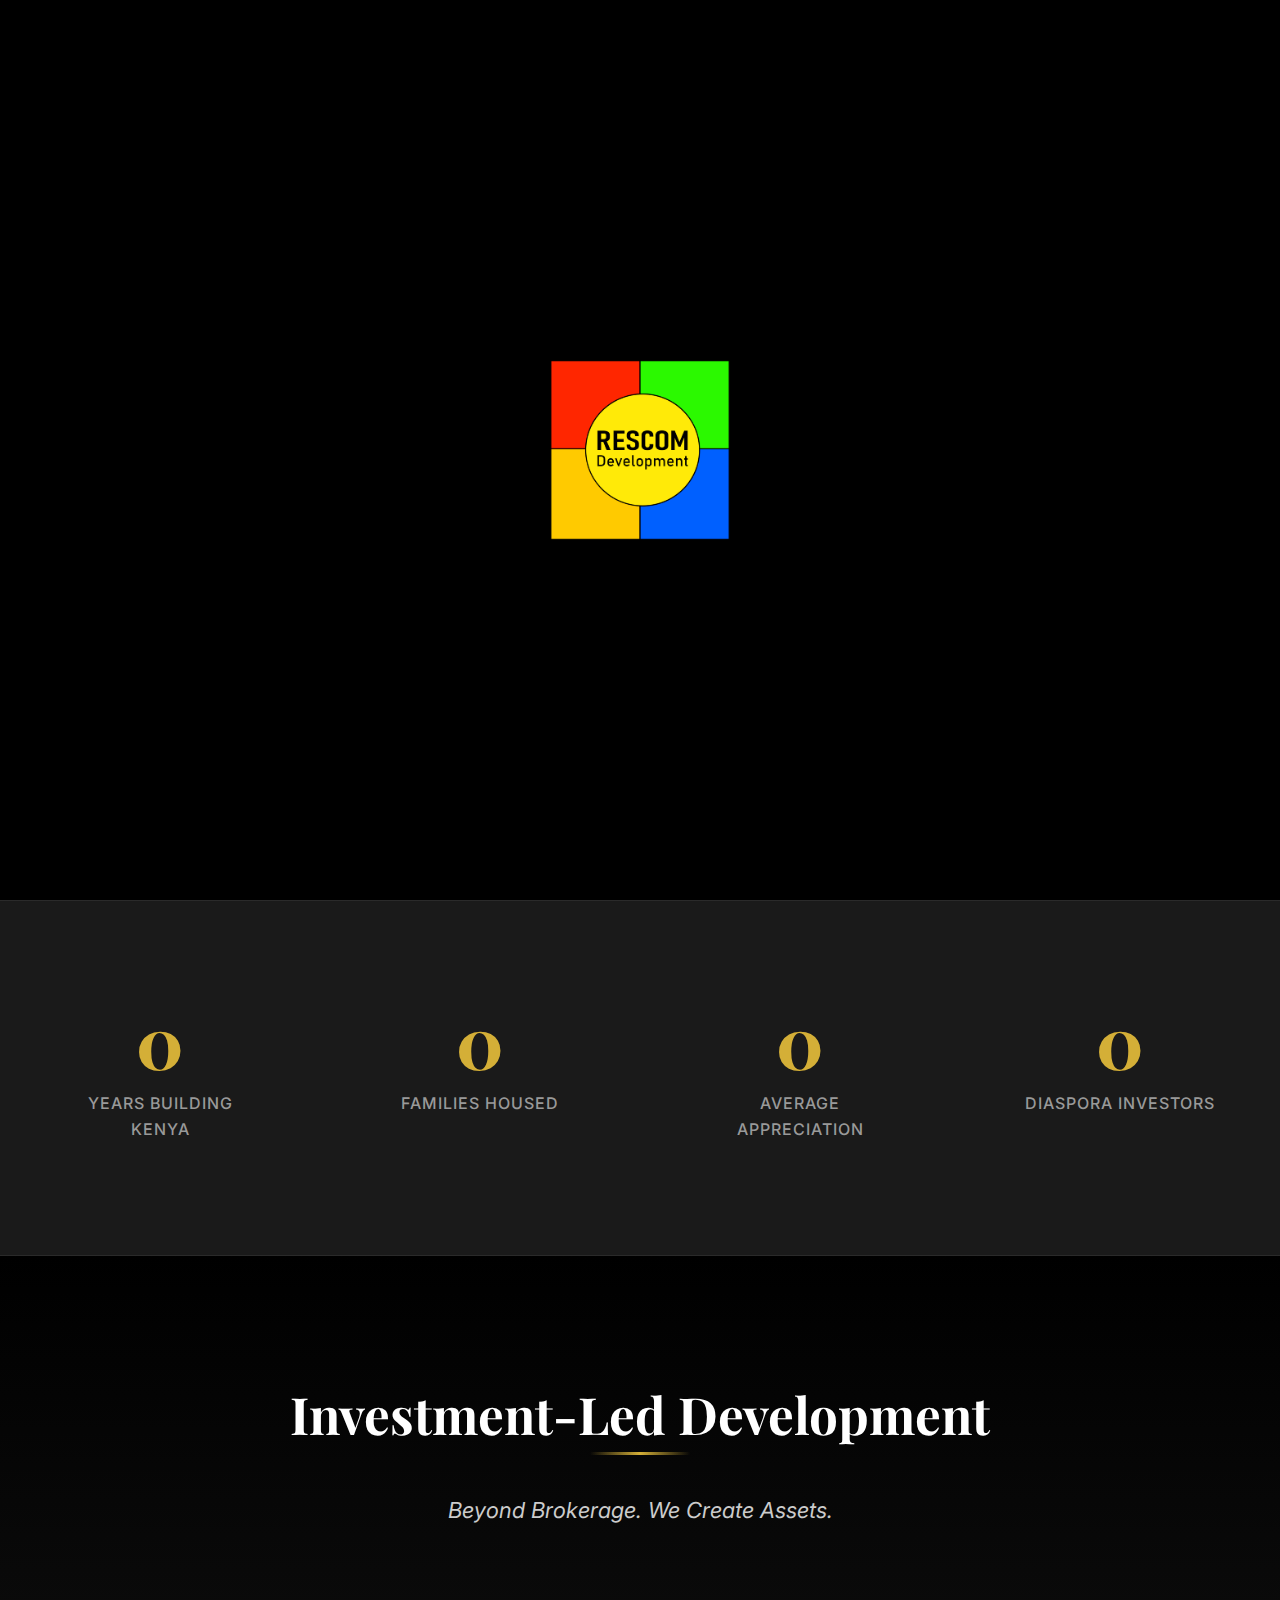
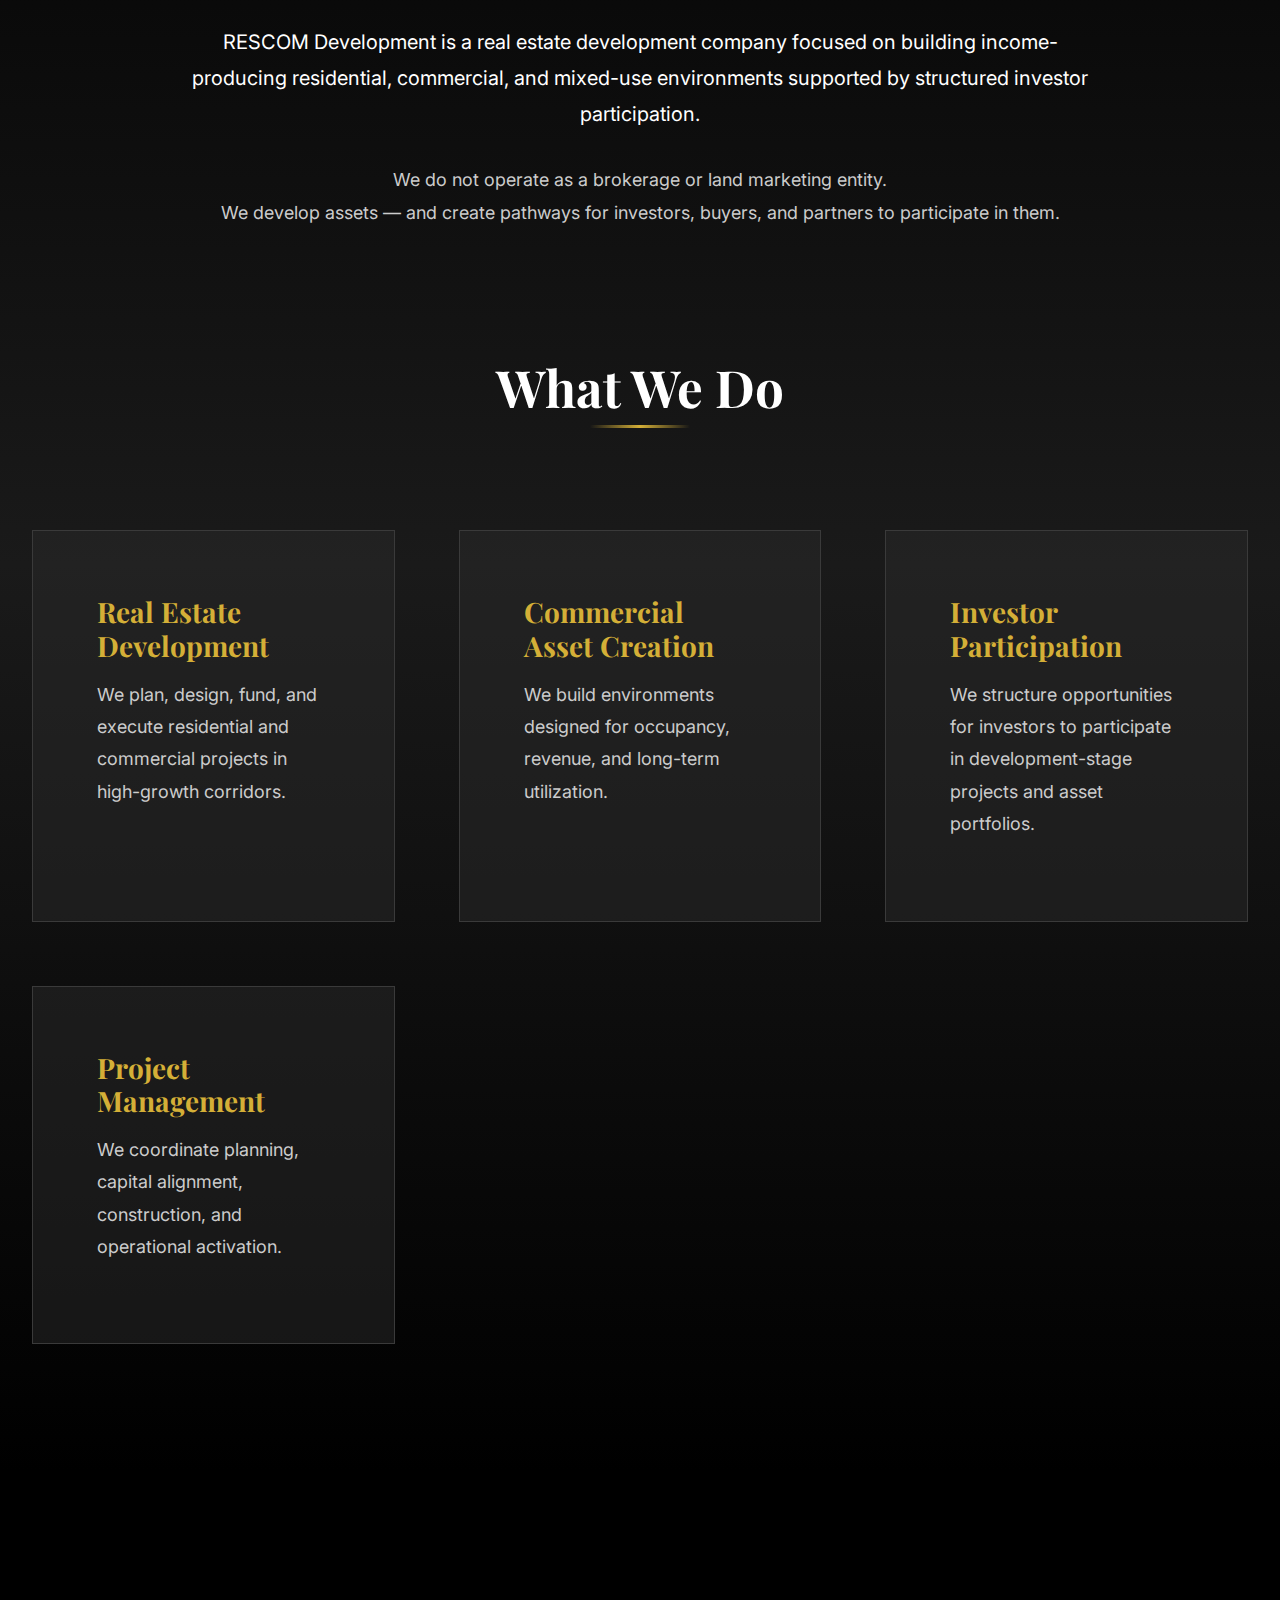
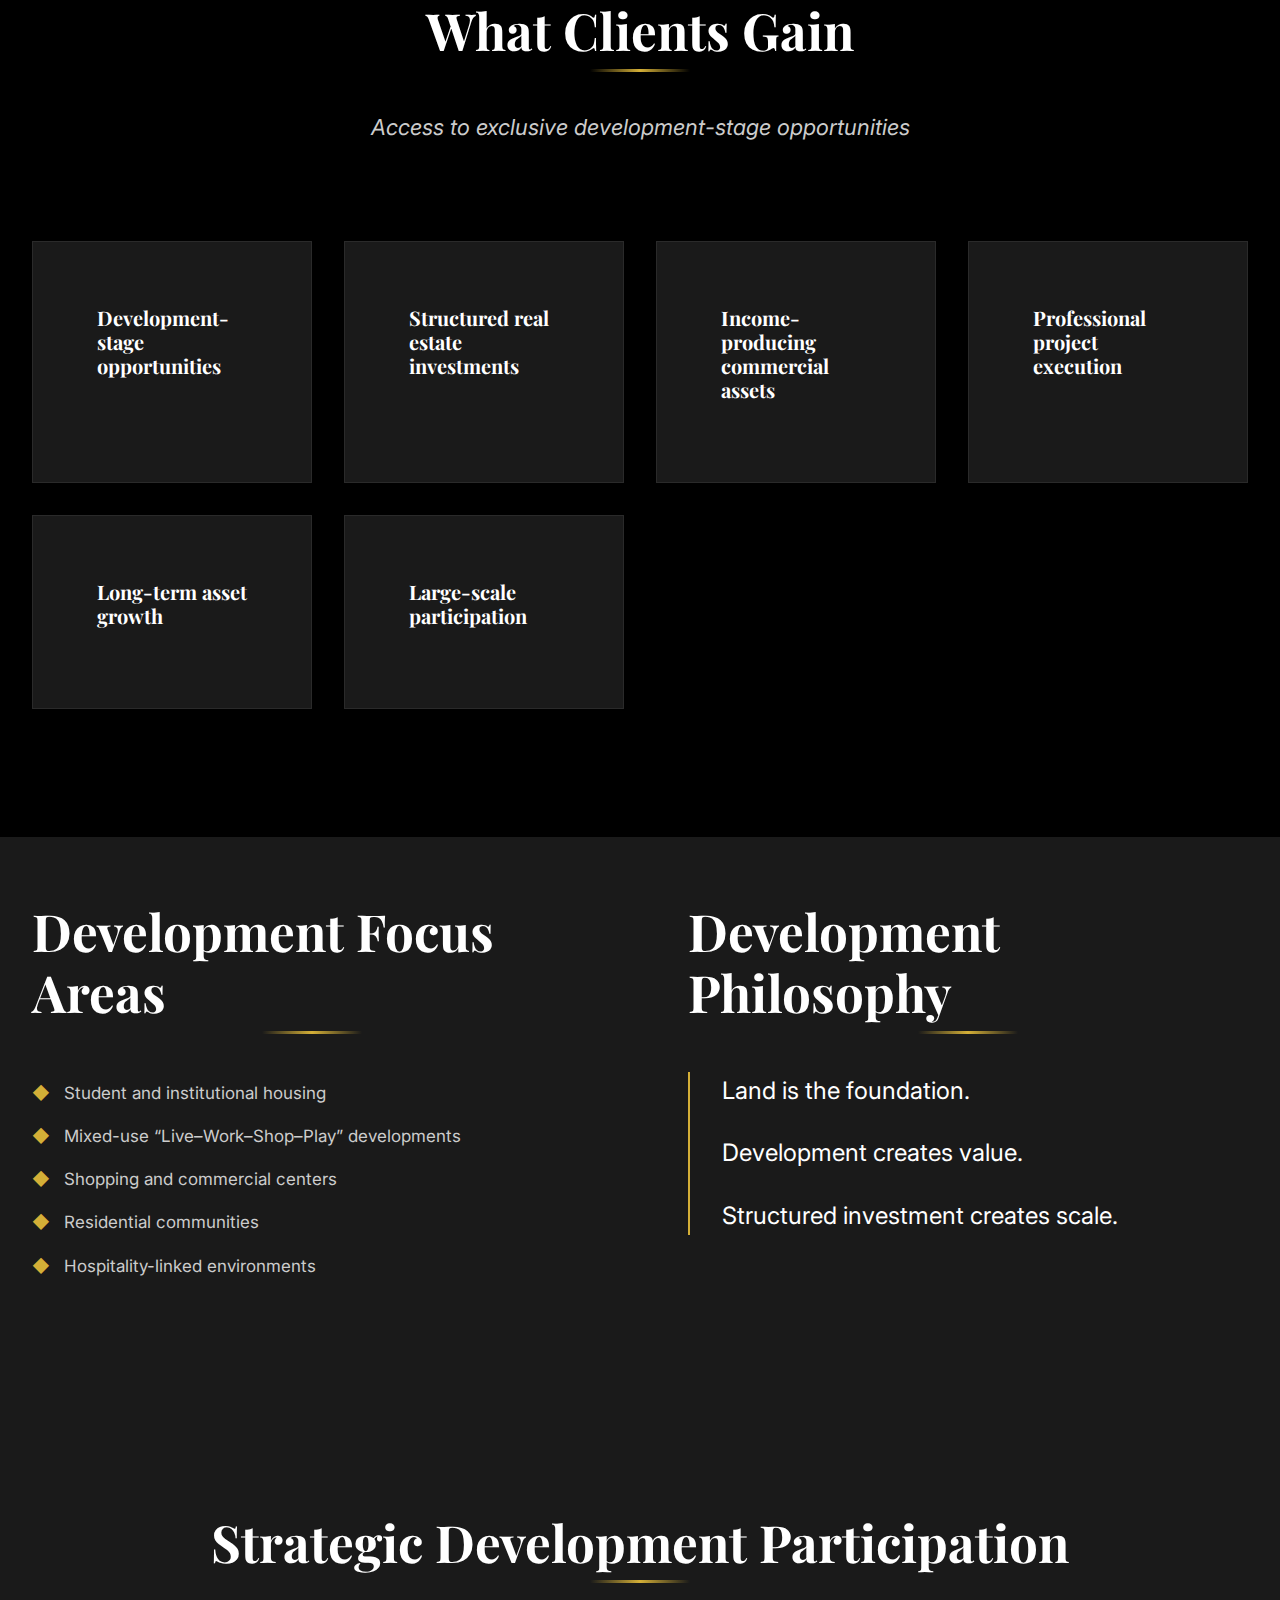
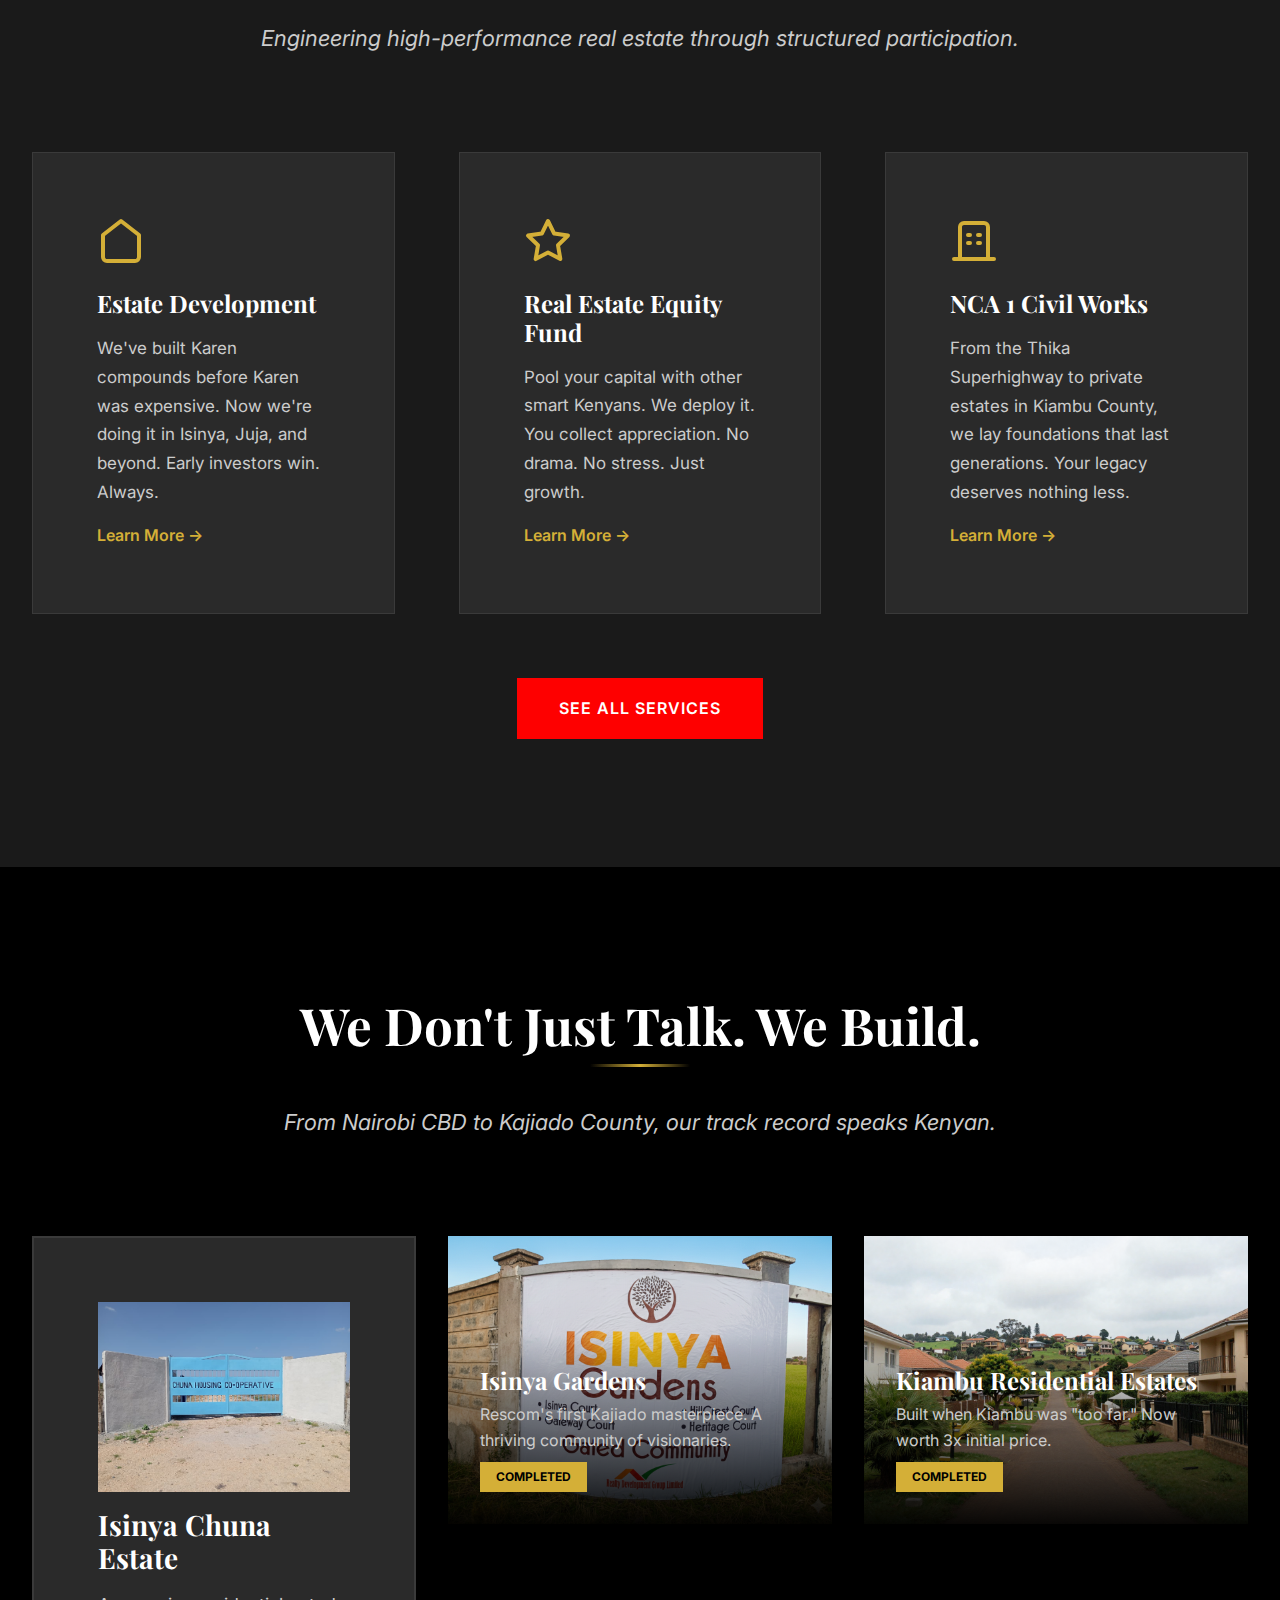
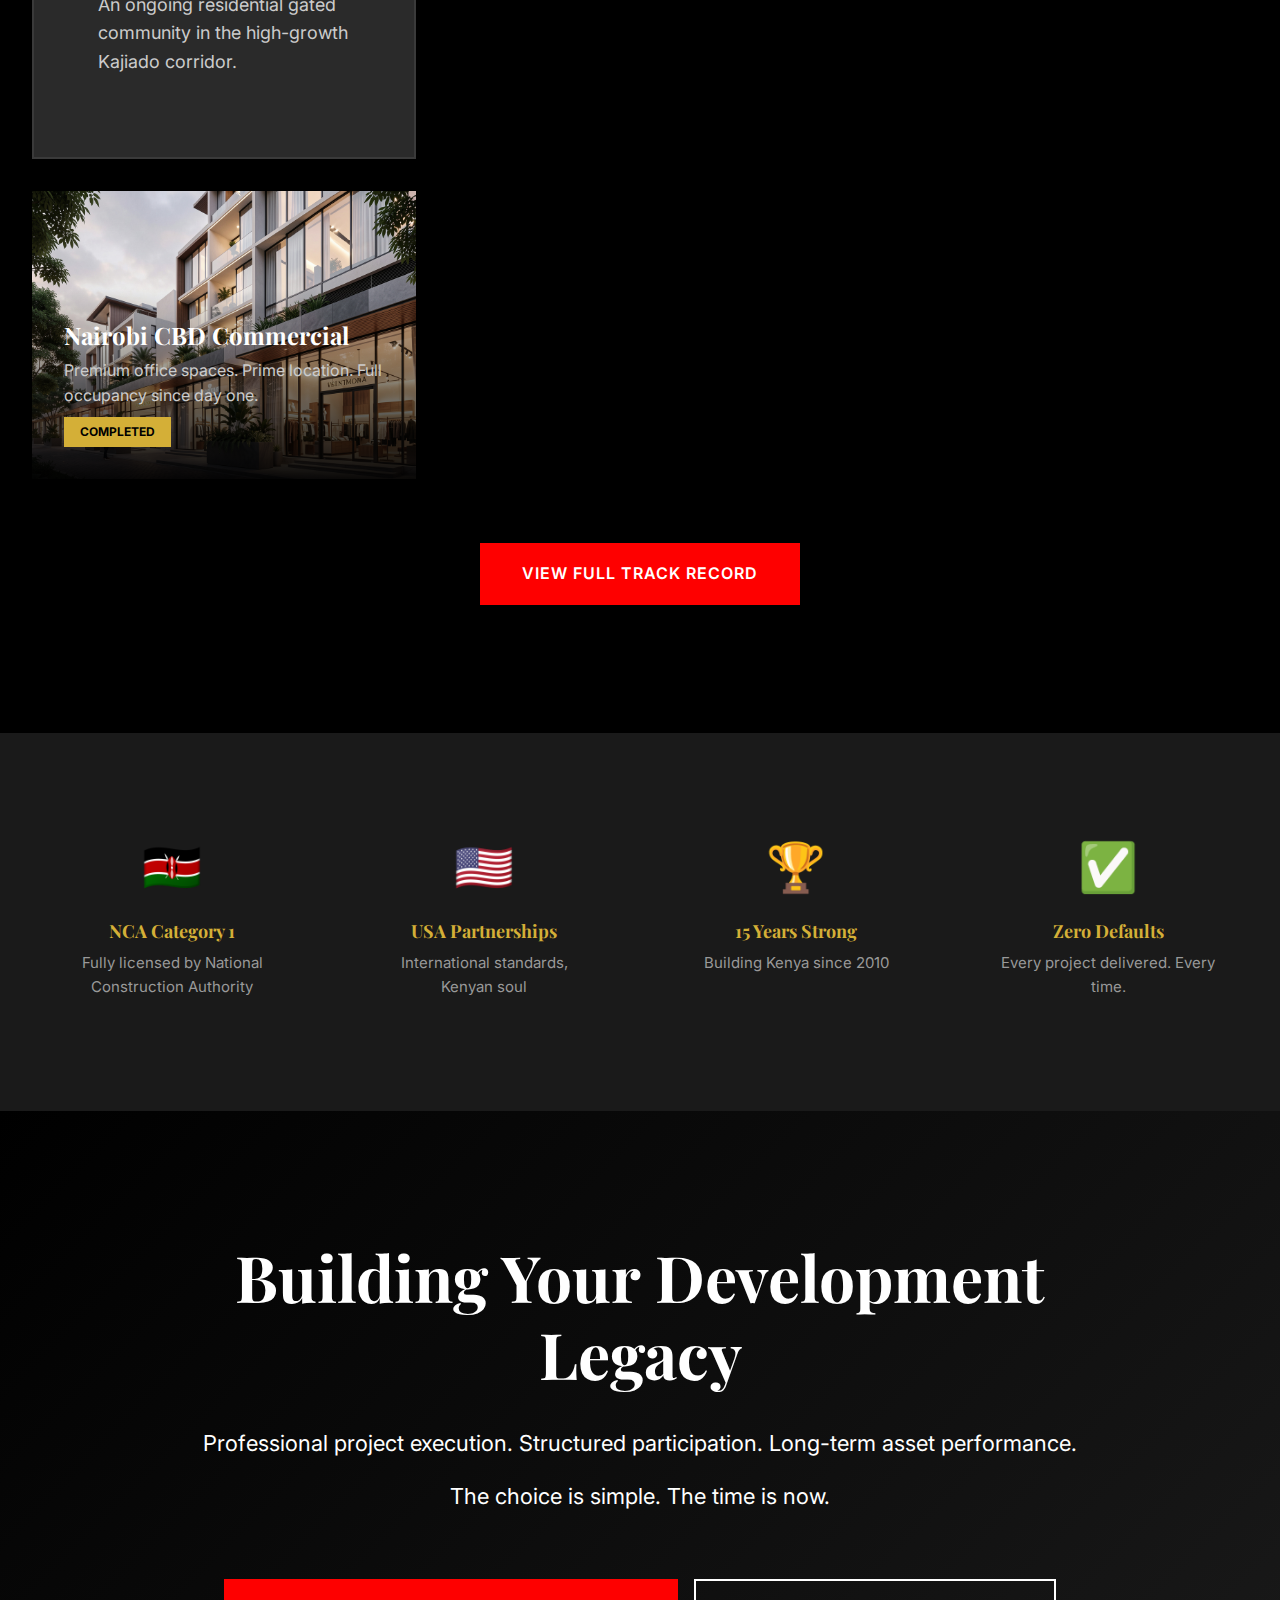
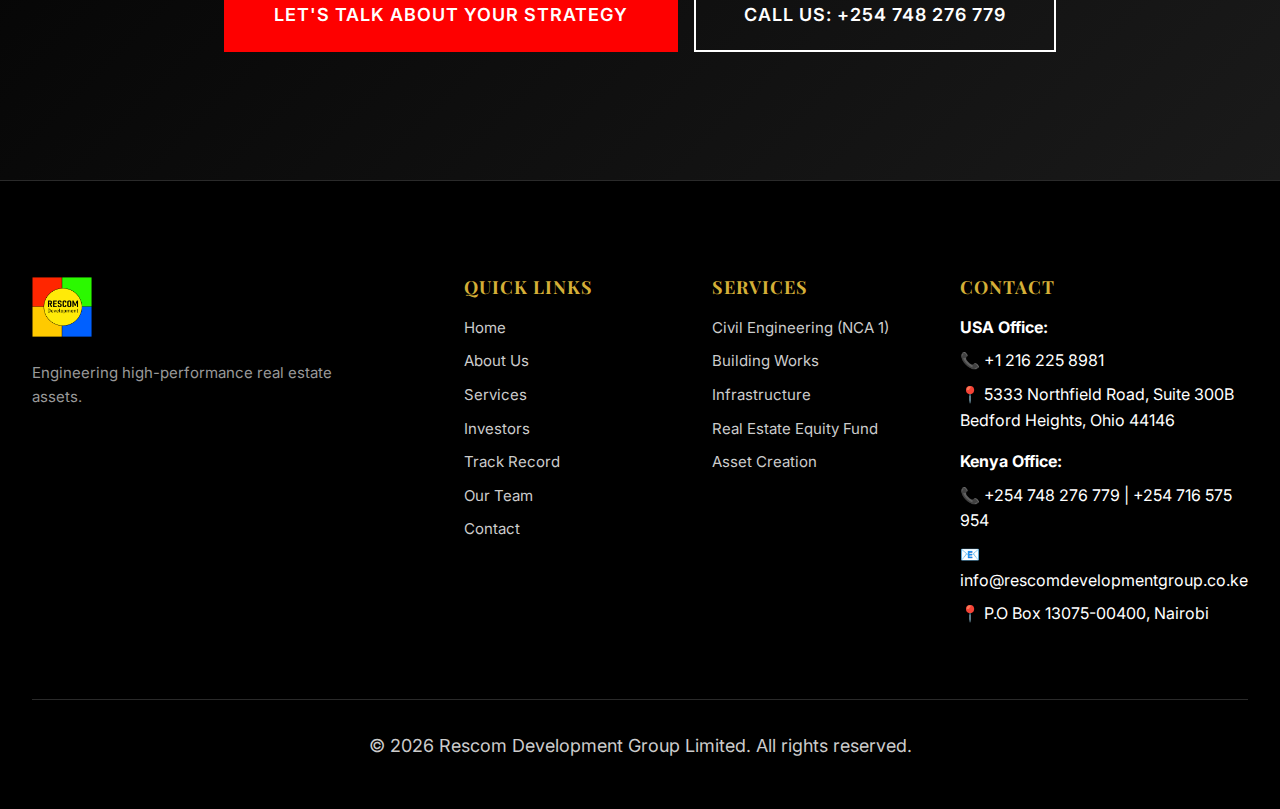
<file: index.html>
<!DOCTYPE html>
<html lang="en">

<head>
    <meta charset="UTF-8">
    <meta name="viewport" content="width=device-width, initial-scale=1.0">
    <title>Rescom Development Group - Engineering Generational Wealth in Kenya</title>
    <meta name="description"
        content="Developing real estate that performs. Rescom is Kenya's premier development-led firm focused on residential, commercial, and mixed-use assets.">

    <!-- Canonical URL -->
    <link rel="canonical" href="https://rescomdevelopmentgroup.co.ke/index.html" />

    <!-- Open Graph / Facebook -->
    <meta property="og:type" content="website">
    <meta property="og:url" content="https://rescomdevelopmentgroup.co.ke/index.html">
    <meta property="og:title" content="Rescom Development Group - Engineering Generational Wealth in Kenya">
    <meta property="og:description"
        content="Developing real estate that performs. Rescom is Kenya's premier development-led firm focused on residential, commercial, and mixed-use assets.">
    <meta property="og:image" content="https://rescomdevelopmentgroup.co.ke/assets/Logo%20Rescom.png">

    <!-- Twitter -->
    <meta property="twitter:card" content="summary_large_image">
    <meta property="twitter:url" content="https://rescomdevelopmentgroup.co.ke/index.html">
    <meta property="twitter:title" content="Rescom Development Group - Engineering Generational Wealth in Kenya">
    <meta property="twitter:description"
        content="Developing real estate that performs. Rescom is Kenya's premier development-led firm focused on residential, commercial, and mixed-use assets.">
    <meta property="twitter:image" content="https://rescomdevelopmentgroup.co.ke/assets/Logo%20Rescom.png">

    <link rel="preconnect" href="https://fonts.googleapis.com">
    <link rel="preconnect" href="https://fonts.gstatic.com" crossorigin>
    <link
        href="https://fonts.googleapis.com/css2?family=Playfair+Display:wght@400;500;600;700;800&family=Inter:wght@300;400;500;600;700&display=swap"
        rel="stylesheet">
    <link rel="stylesheet" href="styles.css">
</head>

<body>
    <!-- Loading Screen -->
    <div id="loadingScreen" class="loading-screen">
        <img src="assets/Logo Rescom.png" alt="Rescom" class="loading-logo">
    </div>

    <!-- Navigation -->
    <nav class="nav">
        <div class="container nav-container">
            <a href="index.html" class="logo">
                <img src="assets/Logo Rescom.png" alt="Rescom Development Group Limited">
                <span class="logo-text">RESCOM</span>
            </a>
            <button class="nav-toggle" aria-label="Toggle navigation">
                <span></span>
                <span></span>
                <span></span>
            </button>
            <ul class="nav-menu">
                <li><a href="index.html" class="nav-link active">Home</a></li>
                <li><a href="about.html" class="nav-link">About Us</a></li>
                <li><a href="services.html" class="nav-link">Services</a></li>
                <li><a href="investors.html" class="nav-link">Investors</a></li>
                <li><a href="projects.html" class="nav-link">Track Record</a></li>

                <li><a href="team.html" class="nav-link">Our Team</a></li>
                <li><a href="contact.html" class="nav-link btn-nav">Let's Talk</a></li>
            </ul>
        </div>
    </nav>

    <!-- Hero Section -->
    <section id="home" class="hero">
        <div class="hero-overlay"></div>
        <div class="container hero-content">
            <div class="hero-badges">
                <span class="badge">Built in Kenya</span>
                <span class="badge">Trusted Globally</span>
                <span class="badge">USA Partnerships</span>
            </div>
            <h1 class="hero-title">Developing Real Estate That Performs.</h1>
            <p class="hero-subtitle">Residential. Commercial. Mixed-Use. Investor-Driven Developments.</p>
            <div class="hero-cta">
                <a href="projects.html" class="btn btn-primary">Explore Projects</a>
                <a href="contact.html" class="btn btn-secondary">Partner With Us</a>
            </div>
            <a href="#intro" class="scroll-indicator">
                <span>The RESCOM Edge</span>
                <svg width="24" height="24" viewBox="0 0 24 24" fill="none" xmlns="http://www.w3.org/2000/svg">
                    <path d="M12 5V19M12 19L5 12M12 19L19 12" stroke="currentColor" stroke-width="2"
                        stroke-linecap="round" stroke-linejoin="round" />
                </svg>
            </a>
        </div>
    </section>

    <!-- Stats Section -->
    <section id="stats" class="stats">
        <div class="container stats-container">
            <div class="stat-item">
                <h3 class="stat-number" data-target="15">0</h3>
                <p class="stat-label">Years Building Kenya</p>
            </div>
            <div class="stat-item">
                <h3 class="stat-number" data-target="500">0</h3>
                <p class="stat-label">Families Housed</p>
            </div>
            <div class="stat-item">
                <h3 class="stat-number" data-target="240" data-suffix="%">0</h3>
                <p class="stat-label">Average Appreciation</p>
            </div>
            <div class="stat-item">
                <h3 class="stat-number" data-target="89" data-suffix="+">0</h3>
                <p class="stat-label">Diaspora Investors</p>
            </div>
        </div>
    </section>

    <!-- Intro Section -->
    <section id="intro" class="why-section">
        <div class="container">
            <div class="section-header">
                <h2 class="section-title">Investment-Led Development</h2>
                <p class="section-intro">Beyond Brokerage. We Create Assets.</p>
            </div>
            <div class="content-text"
                style="max-width: 900px; margin: 0 auto; text-align: center; margin-bottom: var(--spacing-xl);">
                <p style="font-size: 1.25rem; color: var(--white); margin-bottom: 2rem;">
                    RESCOM Development is a real estate development company focused on building income-producing
                    residential, commercial, and mixed-use environments supported by structured investor participation.
                </p>
                <p style="font-size: 1.125rem; color: var(--gray-light);">
                    We do not operate as a brokerage or land marketing entity.<br>
                    We develop assets — and create pathways for investors, buyers, and partners to participate in them.
                </p>
            </div>

            <div class="section-header" style="margin-top: var(--spacing-xxl);">
                <h2 class="section-title">What We Do</h2>
            </div>
            <div class="why-grid">
                <div class="why-content">
                    <h3 class="content-title">Real Estate Development</h3>
                    <p class="content-text">We plan, design, fund, and execute residential and commercial projects in
                        high-growth corridors.</p>
                </div>
                <div class="why-content">
                    <h3 class="content-title">Commercial Asset Creation</h3>
                    <p class="content-text">We build environments designed for occupancy, revenue, and long-term
                        utilization.</p>
                </div>
                <div class="why-content">
                    <h3 class="content-title">Investor Participation</h3>
                    <p class="content-text">We structure opportunities for investors to participate in development-stage
                        projects and asset portfolios.</p>
                </div>
                <div class="why-content">
                    <h3 class="content-title">Project Management</h3>
                    <p class="content-text">We coordinate planning, capital alignment, construction, and operational
                        activation.</p>
                </div>
            </div>
        </div>
    </section>

    <!-- What Clients Gain Section -->
    <section id="gain" class="services-section">
        <div class="container">
            <div class="section-header">
                <h2 class="section-title">What Clients Gain</h2>
                <p class="section-intro">Access to exclusive development-stage opportunities</p>
            </div>
            <div class="services-grid" style="grid-template-columns: repeat(auto-fit, minmax(280px, 1fr));">
                <div class="service-card">
                    <h3 class="service-title" style="font-size: 1.25rem;">Development-stage opportunities</h3>
                </div>
                <div class="service-card">
                    <h3 class="service-title" style="font-size: 1.25rem;">Structured real estate investments</h3>
                </div>
                <div class="service-card">
                    <h3 class="service-title" style="font-size: 1.25rem;">Income-producing commercial assets</h3>
                </div>
                <div class="service-card">
                    <h3 class="service-title" style="font-size: 1.25rem;">Professional project execution</h3>
                </div>
                <div class="service-card">
                    <h3 class="service-title" style="font-size: 1.25rem;">Long-term asset growth</h3>
                </div>
                <div class="service-card">
                    <h3 class="service-title" style="font-size: 1.25rem;">Large-scale participation</h3>
                </div>
            </div>
        </div>
    </section>

    <!-- Development Focus & Philosophy -->
    <section class="trust-section">
        <div class="container">
            <div
                style="display: grid; grid-template-columns: repeat(auto-fit, minmax(400px, 1fr)); gap: var(--spacing-xl);">
                <div>
                    <h2 class="section-title" style="text-align: left;">Development Focus Areas</h2>
                    <ul class="tab-list" style="margin-top: 2rem;">
                        <li>Student and institutional housing</li>
                        <li>Mixed-use “Live–Work–Shop–Play” developments</li>
                        <li>Shopping and commercial centers</li>
                        <li>Residential communities</li>
                        <li>Hospitality-linked environments</li>
                    </ul>
                </div>
                <div>
                    <h2 class="section-title" style="text-align: left;">Development Philosophy</h2>
                    <div style="margin-top: 2rem; border-left: 2px solid var(--gold-accent); padding-left: 2rem;">
                        <p style="font-size: 1.5rem; color: var(--white); margin-bottom: 1.5rem;">Land is the
                            foundation.</p>
                        <p style="font-size: 1.5rem; color: var(--white); margin-bottom: 1.5rem;">Development creates
                            value.</p>
                        <p style="font-size: 1.5rem; color: var(--white);">Structured investment creates scale.</p>
                    </div>
                </div>
            </div>
        </div>
    </section>

    <!-- Services Quick Section -->
    <section id="services-preview" class="services-preview">
        <div class="container">
            <div class="section-header">
                <h2 class="section-title">Strategic Development Participation</h2>
                <p class="section-intro">Engineering high-performance real estate through structured participation.</p>
            </div>
            <div class="services-quick-grid">
                <div class="service-quick-card">
                    <div class="service-icon">
                        <svg width="48" height="48" viewBox="0 0 24 24" fill="none" xmlns="http://www.w3.org/2000/svg">
                            <path
                                d="M3 9L12 2L21 9V20C21 20.5304 20.7893 21.0391 20.4142 21.4142C20.0391 21.7893 19.5304 22 19 22H5C4.46957 22 3.96086 21.7893 3.58579 21.4142C3.21071 21.0391 3 20.5304 3 20V9Z"
                                stroke="currentColor" stroke-width="2" stroke-linecap="round" stroke-linejoin="round" />
                        </svg>
                    </div>
                    <h3 class="service-quick-title">Estate Development</h3>
                    <p class="service-quick-description">We've built Karen compounds before Karen was expensive. Now
                        we're doing it in Isinya, Juja, and beyond. Early investors win. Always.</p>
                    <a href="services.html" class="service-link">Learn More →</a>
                </div>
                <div class="service-quick-card">
                    <div class="service-icon">
                        <svg width="48" height="48" viewBox="0 0 24 24" fill="none" xmlns="http://www.w3.org/2000/svg">
                            <path
                                d="M12 2L15.09 8.26L22 9.27L17 14.14L18.18 21.02L12 17.77L5.82 21.02L7 14.14L2 9.27L8.91 8.26L12 2Z"
                                stroke="currentColor" stroke-width="2" stroke-linecap="round" stroke-linejoin="round" />
                        </svg>
                    </div>
                    <h3 class="service-quick-title">Real Estate Equity Fund</h3>
                    <p class="service-quick-description">Pool your capital with other smart Kenyans. We deploy it. You
                        collect appreciation. No drama. No stress. Just growth.</p>
                    <a href="services.html" class="service-link">Learn More →</a>
                </div>
                <div class="service-quick-card">
                    <div class="service-icon">
                        <svg width="48" height="48" viewBox="0 0 24 24" fill="none" xmlns="http://www.w3.org/2000/svg">
                            <path
                                d="M19 21V5C19 4.46957 18.7893 3.96086 18.4142 3.58579C18.0391 3.21071 17.5304 3 17 3H7C6.46957 3 5.96086 3.21071 5.58579 3.58579C5.21071 3.96086 5 4.46957 5 5V21M2 21H22M9 9H10M9 13H10M14 9H15M14 13H15"
                                stroke="currentColor" stroke-width="2" stroke-linecap="round" stroke-linejoin="round" />
                        </svg>
                    </div>
                    <h3 class="service-quick-title">NCA 1 Civil Works</h3>
                    <p class="service-quick-description">From the Thika Superhighway to private estates in Kiambu
                        County, we lay foundations that last generations. Your legacy deserves nothing less.</p>
                    <a href="services.html" class="service-link">Learn More →</a>
                </div>
            </div>
            <div class="cta-center">
                <a href="services.html" class="btn btn-primary">See All Services</a>
            </div>
        </div>
    </section>



    <!-- Track Record Teaser -->
    <section id="track-record-teaser" class="track-teaser">
        <div class="container">
            <div class="section-header">
                <h2 class="section-title">We Don't Just Talk. We Build.</h2>
                <p class="section-intro">From Nairobi CBD to Kajiado County, our track record speaks Kenyan.</p>
            </div>
            <div class="track-grid">
                <div class="rdg-card">
                    <img src="assets/Isinya Chuna Estate.jpeg" alt="Isinya Chuna Estate">
                    <h3 class="rdg-title">Isinya Chuna Estate</h3>
                    <p class="rdg-text">An ongoing residential gated community in the high-growth Kajiado corridor.</p>
                </div>
                <div class="track-item">
                    <img src="assets/Isinya Gardens Kajiado.jpeg" alt="Isinya Gardens">
                    <div class="track-overlay">
                        <h3 class="track-title">Isinya Gardens</h3>
                        <p class="track-description">Rescom's first Kajiado masterpiece. A thriving community of
                            visionaries.</p>
                        <span class="track-status">Completed</span>
                    </div>
                </div>
                <div class="track-item">
                    <img src="assets/Residential estate.png" alt="Kiambu Residential">
                    <div class="track-overlay">
                        <h3 class="track-title">Kiambu Residential Estates</h3>
                        <p class="track-description">Built when Kiambu was "too far." Now worth 3x initial price.</p>
                        <span class="track-status">Completed</span>
                    </div>
                </div>
                <div class="track-item">
                    <img src="assets/Commercial Nairobi.png" alt="Nairobi Commercial">
                    <div class="track-overlay">
                        <h3 class="track-title">Nairobi CBD Commercial</h3>
                        <p class="track-description">Premium office spaces. Prime location. Full occupancy since day
                            one.</p>
                        <span class="track-status">Completed</span>
                    </div>
                </div>
            </div>
            <div class="cta-center">
                <a href="projects.html" class="btn btn-primary">View Full Track Record</a>
            </div>
        </div>
    </section>



    <!-- Trust Indicators -->
    <section id="trust" class="trust-section">
        <div class="container">
            <div class="trust-grid">
                <div class="trust-item">
                    <div class="trust-icon">🇰🇪</div>
                    <h4>NCA Category 1</h4>
                    <p>Fully licensed by National Construction Authority</p>
                </div>
                <div class="trust-item">
                    <div class="trust-icon">🇺🇸</div>
                    <h4>USA Partnerships</h4>
                    <p>International standards, Kenyan soul</p>
                </div>
                <div class="trust-item">
                    <div class="trust-icon">🏆</div>
                    <h4>15 Years Strong</h4>
                    <p>Building Kenya since 2010</p>
                </div>
                <div class="trust-item">
                    <div class="trust-icon">✅</div>
                    <h4>Zero Defaults</h4>
                    <p>Every project delivered. Every time.</p>
                </div>
            </div>
        </div>
    </section>

    <!-- Final CTA -->
    <section id="final-cta" class="final-cta-section">
        <div class="container">
            <div class="final-cta-content">
                <h2 class="final-cta-title">Building Your Development Legacy</h2>
                <p class="final-cta-text">Professional project execution. Structured participation. Long-term asset
                    performance.</p>
                <p class="final-cta-text">The choice is simple. The time is now.</p>
                <div class="final-cta-buttons">
                    <a href="contact.html" class="btn btn-primary btn-large">Let's Talk About Your Strategy</a>
                    <a href="tel:+254748276779" class="btn btn-secondary btn-large">Call Us: +254 748 276 779</a>
                </div>
            </div>
        </div>
    </section>

    <!-- Footer -->
    <footer class="footer">
        <div class="container">
            <div class="footer-content">
                <div class="footer-brand">
                    <img src="assets/Logo Rescom.png" alt="Rescom Development Group Limited" class="footer-logo">
                    <p class="footer-tagline">Engineering high-performance real estate assets.</p>
                </div>
                <div class="footer-links">
                    <h4>Quick Links</h4>
                    <ul>
                        <li><a href="index.html">Home</a></li>
                        <li><a href="about.html">About Us</a></li>
                        <li><a href="services.html">Services</a></li>
                        <li><a href="investors.html">Investors</a></li>
                        <li><a href="projects.html">Track Record</a></li>
                        <li><a href="team.html">Our Team</a></li>
                        <li><a href="contact.html">Contact</a></li>
                    </ul>
                </div>
                <div class="footer-links">
                    <h4>Services</h4>
                    <ul>
                        <li><a href="services.html#civil">Civil Engineering (NCA 1)</a></li>
                        <li><a href="services.html#building">Building Works</a></li>
                        <li><a href="services.html#infrastructure">Infrastructure</a></li>
                        <li><a href="services.html#equity">Real Estate Equity Fund</a></li>
                        <li><a href="services.html#land">Asset Creation</a></li>
                    </ul>
                </div>
                <div class="footer-links">
                    <h4>Contact</h4>
                    <ul>
                        <li><strong>USA Office:</strong></li>
                        <li>📞 +1 216 225 8981</li>
                        <li>📍 5333 Northfield Road, Suite 300B<br>Bedford Heights, Ohio 44146</li>
                        <li style="margin-top: 1rem;"><strong>Kenya Office:</strong></li>
                        <li>📞 +254 748 276 779 | +254 716 575 954</li>
                        <li>📧 info@rescomdevelopmentgroup.co.ke</li>
                        <li>📍 P.O Box 13075-00400, Nairobi</li>
                    </ul>
                </div>
            </div>
            <div class="footer-bottom">
                <p>&copy; 2026 Rescom Development Group Limited. All rights reserved.</p>
            </div>
        </div>
    </footer>

    <script src="script.js"></script>
</body>

</html>
</file>
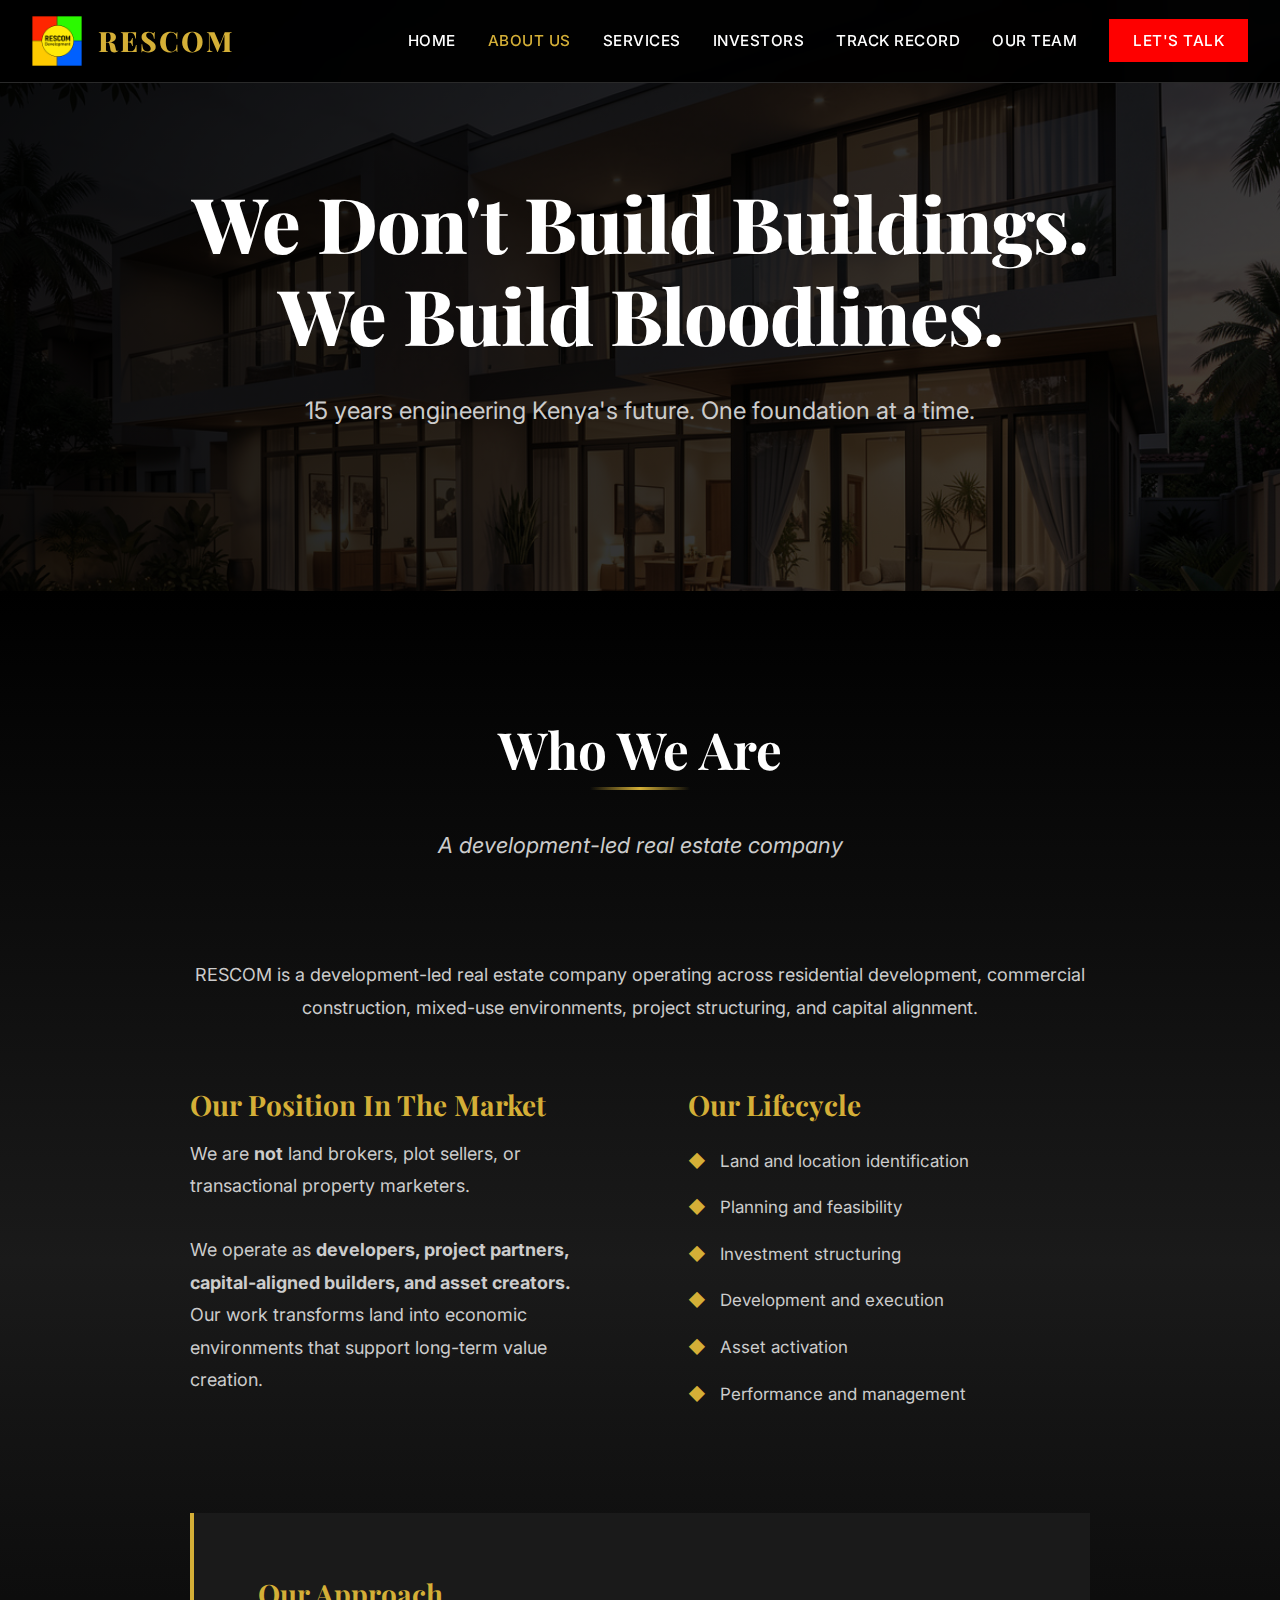
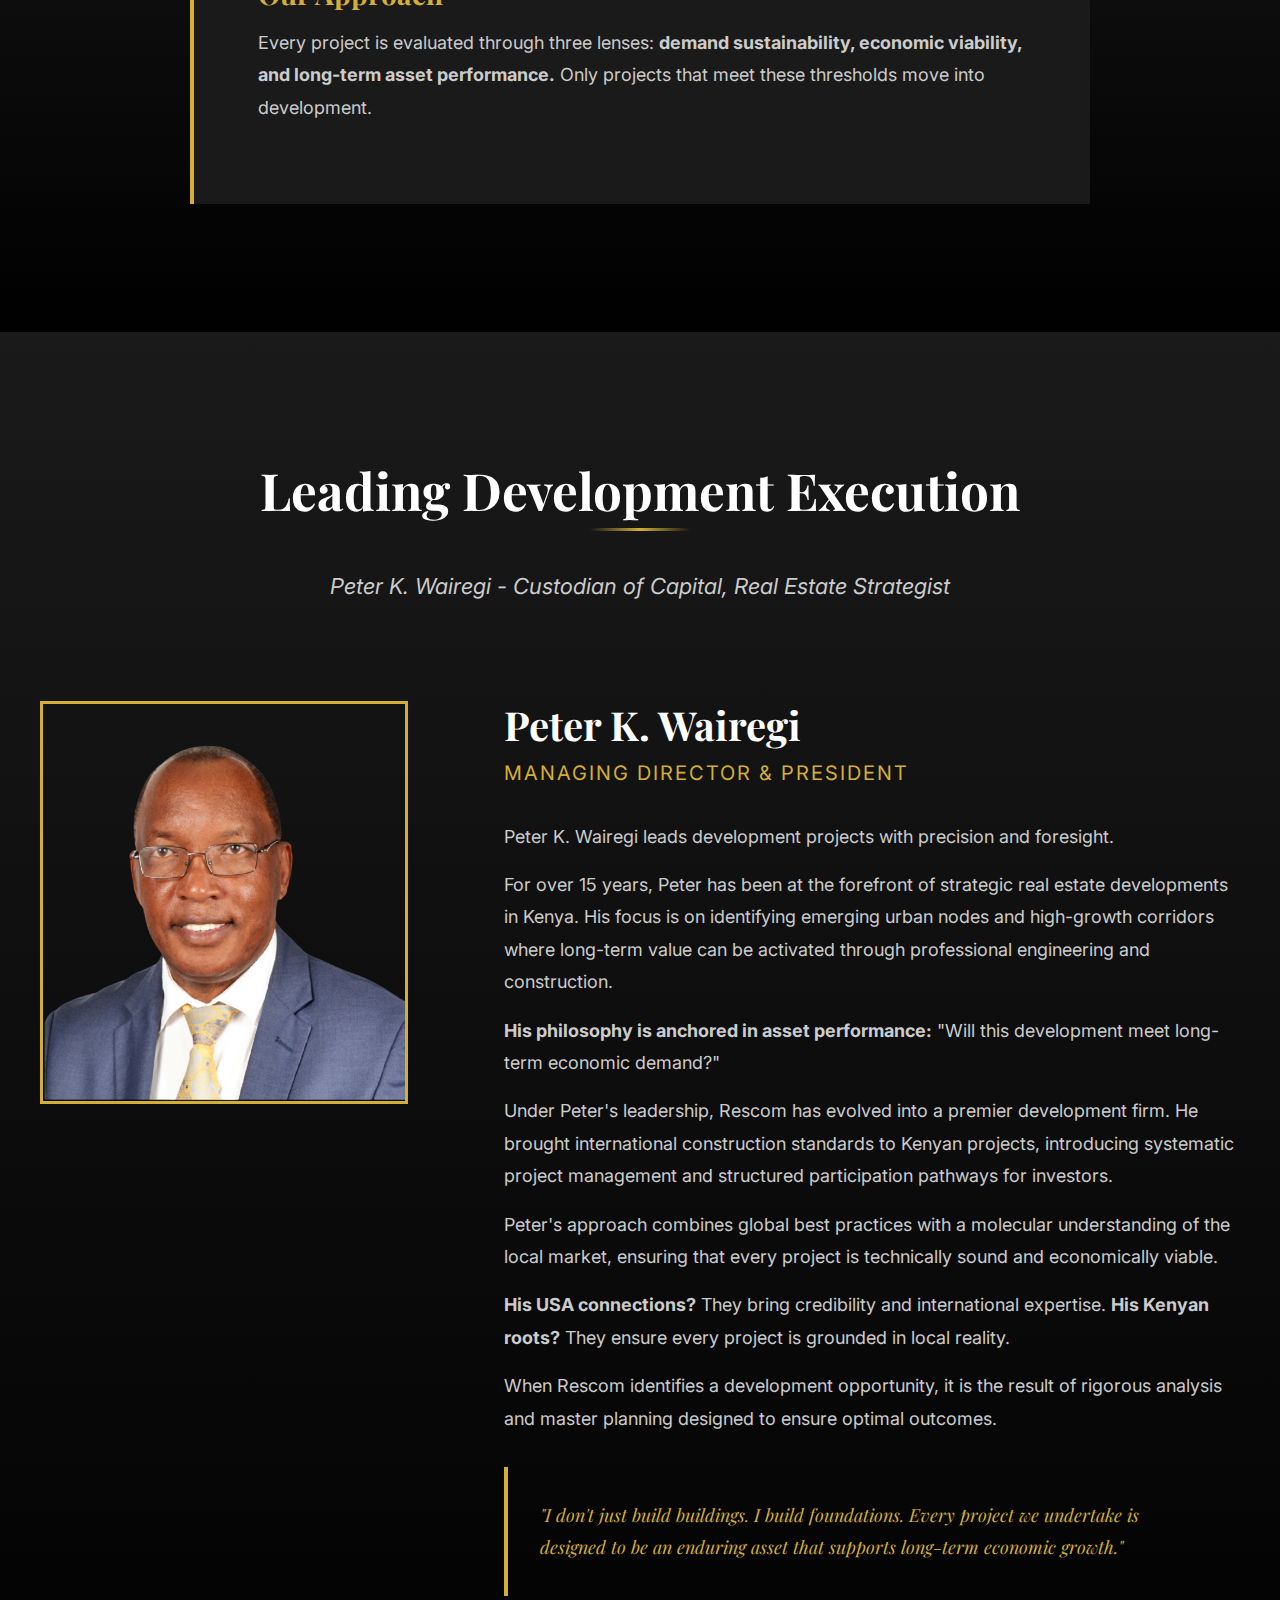
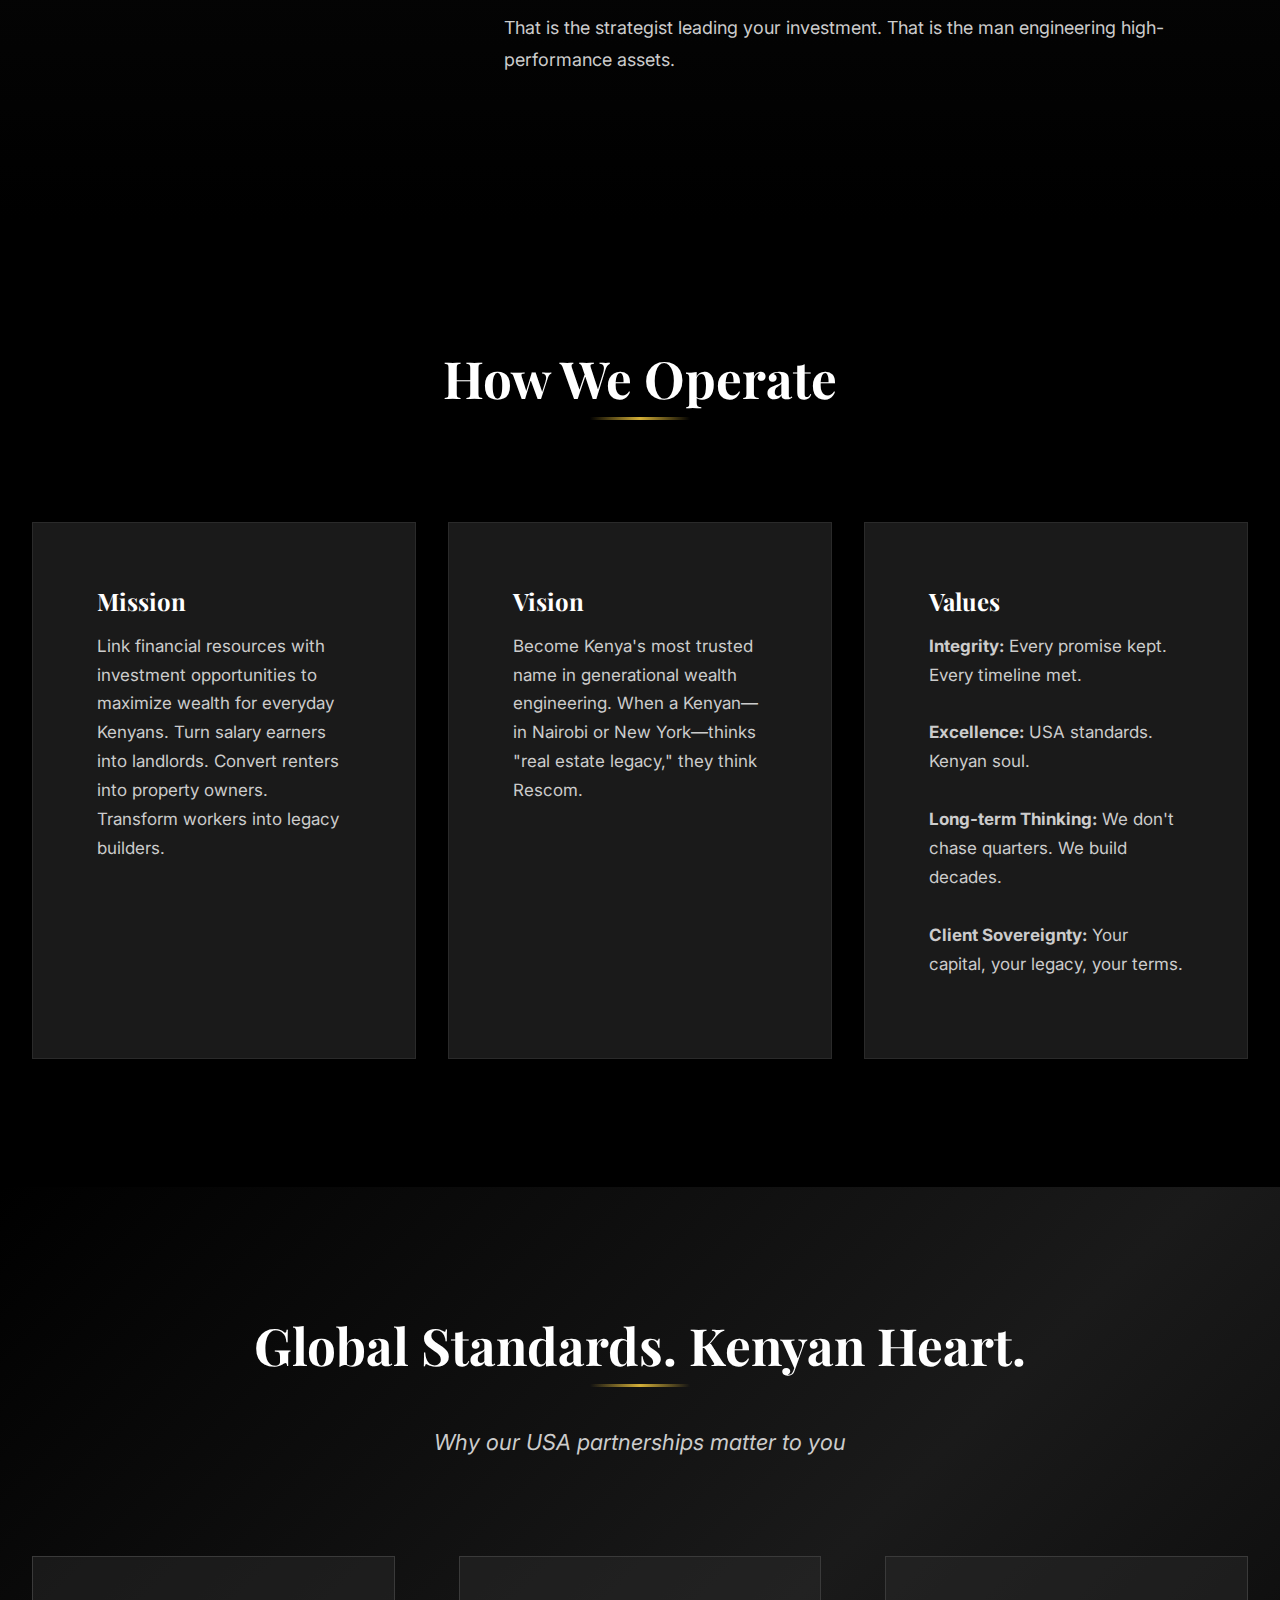
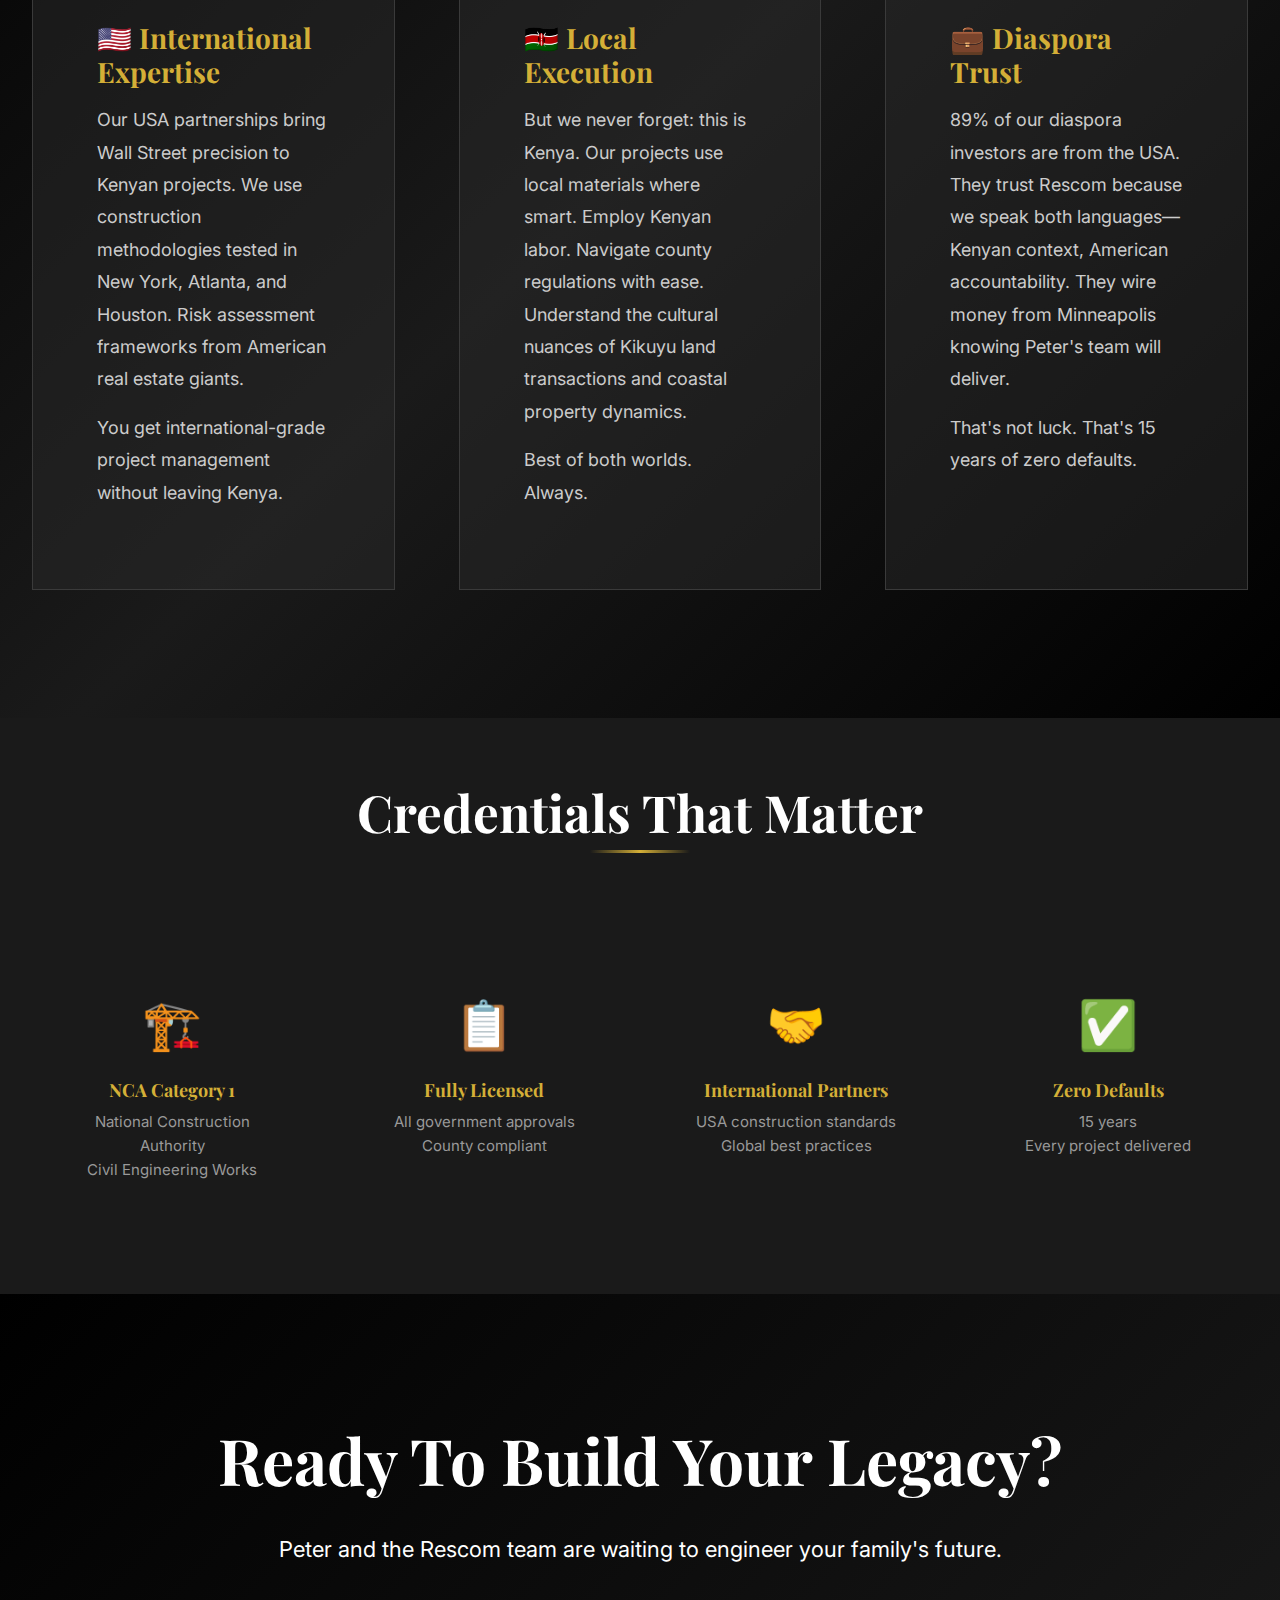
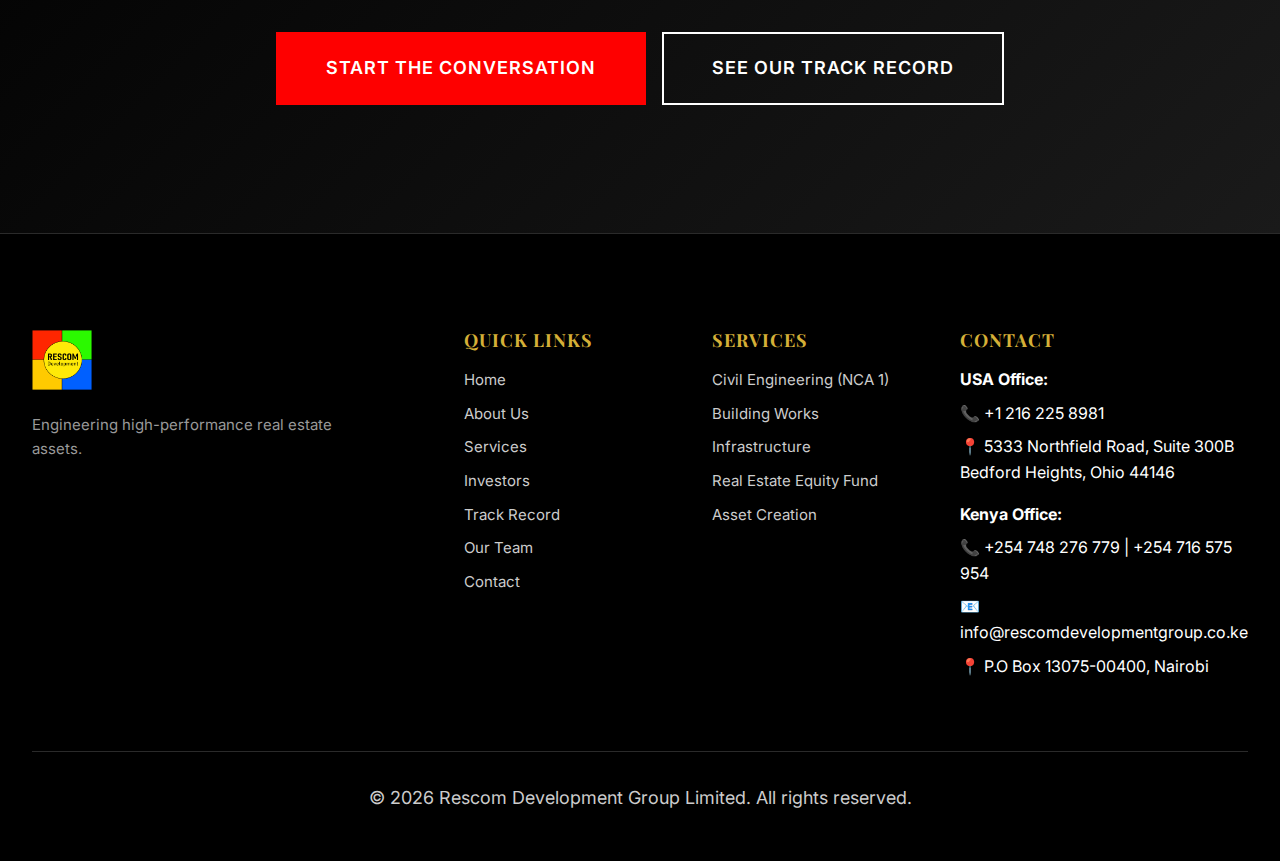
<file: about.html>
<!DOCTYPE html>
<html lang="en">

<head>
    <meta charset="UTF-8">
    <meta name="viewport" content="width=device-width, initial-scale=1.0">
    <title>About Rescom - Building Kenya's Future Since 2010</title>
    <meta name="description"
        content="Meet Peter K. Wairegi and the team engineering generational wealth across Kenya. NCA 1 certified with USA partnerships.">

    <!-- Canonical URL -->
    <link rel="canonical" href="https://rescomdevelopmentgroup.co.ke/about.html" />

    <!-- Open Graph / Facebook -->
    <meta property="og:type" content="website">
    <meta property="og:url" content="https://rescomdevelopmentgroup.co.ke/about.html">
    <meta property="og:title" content="About Rescom - Building Kenya's Future Since 2010">
    <meta property="og:description"
        content="Meet Peter K. Wairegi and the team engineering generational wealth across Kenya. NCA 1 certified with USA partnerships.">
    <meta property="og:image" content="https://rescomdevelopmentgroup.co.ke/assets/CEO%20Peter%20Wairegi.png">

    <!-- Twitter -->
    <meta property="twitter:card" content="summary_large_image">
    <meta property="twitter:url" content="https://rescomdevelopmentgroup.co.ke/about.html">
    <meta property="twitter:title" content="About Rescom - Building Kenya's Future Since 2010">
    <meta property="twitter:description"
        content="Meet Peter K. Wairegi and the team engineering generational wealth across Kenya. NCA 1 certified with USA partnerships.">
    <meta property="twitter:image" content="https://rescomdevelopmentgroup.co.ke/assets/CEO%20Peter%20Wairegi.png">

    <link rel="preconnect" href="https://fonts.googleapis.com">
    <link rel="preconnect" href="https://fonts.gstatic.com" crossorigin>
    <link
        href="https://fonts.googleapis.com/css2?family=Playfair+Display:wght@400;500;600;700;800&family=Inter:wght@300;400;500;600;700&display=swap"
        rel="stylesheet">
    <link rel="stylesheet" href="styles.css">
</head>

<body>
    <!-- Navigation -->
    <nav class="nav">
        <div class="container nav-container">
            <a href="index.html" class="logo">
                <img src="assets/Logo Rescom.png" alt="Rescom Development Group Limited">
                <span class="logo-text">RESCOM</span>
            </a>
            <button class="nav-toggle" aria-label="Toggle navigation">
                <span></span>
                <span></span>
                <span></span>
            </button>
            <ul class="nav-menu">
                <li><a href="index.html" class="nav-link">Home</a></li>
                <li><a href="about.html" class="nav-link active">About Us</a></li>
                <li><a href="services.html" class="nav-link">Services</a></li>
                <li><a href="investors.html" class="nav-link">Investors</a></li>
                <li><a href="projects.html" class="nav-link">Track Record</a></li>

                <li><a href="team.html" class="nav-link">Our Team</a></li>
                <li><a href="contact.html" class="nav-link btn-nav">Let's Talk</a></li>
            </ul>
        </div>
    </nav>

    <!-- Hero Section -->
    <section class="hero" style="min-height: 60vh;">
        <div class="hero-overlay"></div>
        <div class="container hero-content">
            <h1 class="hero-title">We Don't Build Buildings.<br>We Build Bloodlines.</h1>
            <p class="hero-subtitle">15 years engineering Kenya's future. One foundation at a time.</p>
        </div>
    </section>

    <!-- Company Story -->
    <section class="why-section">
        <div class="container">
            <div class="section-header">
                <h2 class="section-title">Who We Are</h2>
                <p class="section-intro">A development-led real estate company</p>
            </div>
            <div class="content-text" style="max-width: 900px; margin: 0 auto; font-size: 1.125rem; line-height: 1.8;">
                <p style="text-align: center; margin-bottom: 3rem;">
                    RESCOM is a development-led real estate company operating across residential development, commercial
                    construction, mixed-use environments, project structuring, and capital alignment.
                </p>

                <div style="display: grid; grid-template-columns: 1fr 1fr; gap: var(--spacing-xl); margin-top: 4rem;">
                    <div>
                        <h3 class="content-title">Our Position In The Market</h3>
                        <p style="margin-bottom: 2rem;">We are <strong>not</strong> land brokers, plot sellers, or
                            transactional property marketers.</p>
                        <p>We operate as <strong>developers, project partners, capital-aligned builders, and asset
                                creators.</strong> Our work transforms land into economic environments that support
                            long-term value creation.</p>
                    </div>
                    <div>
                        <h3 class="content-title">Our Lifecycle</h3>
                        <ul class="tab-list">
                            <li>Land and location identification</li>
                            <li>Planning and feasibility</li>
                            <li>Investment structuring</li>
                            <li>Development and execution</li>
                            <li>Asset activation</li>
                            <li>Performance and management</li>
                        </ul>
                    </div>
                </div>

                <div
                    style="margin-top: 4rem; background: var(--charcoal-dark); padding: var(--spacing-lg); border-left: 4px solid var(--gold-accent);">
                    <h3 class="content-title">Our Approach</h3>
                    <p>Every project is evaluated through three lenses: <strong>demand sustainability, economic
                            viability, and long-term asset performance.</strong> Only projects that meet these
                        thresholds move into development.</p>
                </div>
            </div>
        </div>
    </section>

    <!-- Leadership Section -->
    <section id="leadership" class="leadership-section">
        <div class="container">
            <div class="section-header">
                <h2 class="section-title">Leading Development Execution</h2>
                <p class="section-intro">Peter K. Wairegi - Custodian of Capital, Real Estate Strategist</p>
            </div>
            <div class="leadership-content">
                <div class="leader-image">
                    <img src="assets/CEO Peter Wairegi.png" alt="Peter K. Wairegi - Managing Director">
                </div>
                <div class="leader-text">
                    <h3 class="leader-name">Peter K. Wairegi</h3>
                    <p class="leader-title">Managing Director & President</p>
                    <div class="leader-description">
                        <p>Peter K. Wairegi leads development projects with precision and foresight.</p>

                        <p>For over 15 years, Peter has been at the forefront of strategic real estate developments in
                            Kenya. His focus is on identifying emerging urban nodes and high-growth corridors where
                            long-term value can be activated through professional engineering and construction.
                        </p>

                        <p><strong>His philosophy is anchored in asset performance:</strong> "Will this development meet
                            long-term economic demand?"</p>

                        <p>Under Peter's leadership, Rescom has evolved into a premier development firm. He brought
                            international construction standards to Kenyan projects, introducing systematic project
                            management and structured participation pathways for investors.</p>

                        <p>Peter's approach combines global best practices with a molecular understanding of the local
                            market, ensuring that every project is technically sound and economically viable.</p>

                        <p><strong>His USA connections?</strong> They bring credibility and international expertise.
                            <strong>His Kenyan roots?</strong> They ensure every project is grounded in local reality.
                        </p>

                        <p>When Rescom identifies a development opportunity, it is the result of rigorous analysis and
                            master planning designed to ensure optimal outcomes.</p>

                        <p class="leader-quote">"I don't just build buildings. I build foundations. Every project we
                            undertake is designed to be an enduring asset that supports long-term economic growth."</p>

                        <p>That is the strategist leading your investment. That is the man engineering high-performance
                            assets.</p>
                    </div>
                </div>
            </div>
        </div>
    </section>

    <!-- Mission, Vision, Values -->
    <section class="services-section">
        <div class="container">
            <div class="section-header">
                <h2 class="section-title">How We Operate</h2>
            </div>
            <div class="services-grid">
                <div class="service-card">
                    <h3 class="service-title">Mission</h3>
                    <p class="service-description">Link financial resources with investment opportunities to maximize
                        wealth for everyday Kenyans. Turn salary earners into landlords. Convert renters into property
                        owners. Transform workers into legacy builders.</p>
                </div>
                <div class="service-card">
                    <h3 class="service-title">Vision</h3>
                    <p class="service-description">Become Kenya's most trusted name in generational wealth engineering.
                        When a Kenyan—in Nairobi or New York—thinks "real estate legacy," they think Rescom.</p>
                </div>
                <div class="service-card">
                    <h3 class="service-title">Values</h3>
                    <p class="service-description"><strong>Integrity:</strong> Every promise kept. Every timeline
                        met.<br><br>
                        <strong>Excellence:</strong> USA standards. Kenyan soul.<br><br>
                        <strong>Long-term Thinking:</strong> We don't chase quarters. We build decades.<br><br>
                        <strong>Client Sovereignty:</strong> Your capital, your legacy, your terms.
                    </p>
                </div>
            </div>
        </div>
    </section>

    <!-- USA Connections -->
    <section class="rdg-section">
        <div class="container">
            <div class="section-header">
                <h2 class="section-title">Global Standards. Kenyan Heart.</h2>
                <p class="section-intro">Why our USA partnerships matter to you</p>
            </div>
            <div class="why-grid">
                <div class="why-content">
                    <h3 class="content-title">🇺🇸 International Expertise</h3>
                    <p class="content-text">Our USA partnerships bring Wall Street precision to Kenyan projects. We use
                        construction methodologies tested in New York, Atlanta, and Houston. Risk assessment frameworks
                        from American real estate giants.</p>
                    <p class="content-text">You get international-grade project management without leaving Kenya.</p>
                </div>
                <div class="why-content">
                    <h3 class="content-title">🇰🇪 Local Execution</h3>
                    <p class="content-text">But we never forget: this is Kenya. Our projects use local materials where
                        smart. Employ Kenyan labor. Navigate county regulations with ease. Understand the cultural
                        nuances of Kikuyu land transactions and coastal property dynamics.</p>
                    <p class="content-text">Best of both worlds. Always.</p>
                </div>
                <div class="why-content">
                    <h3 class="content-title">💼 Diaspora Trust</h3>
                    <p class="content-text">89% of our diaspora investors are from the USA. They trust Rescom because we
                        speak both languages—Kenyan context, American accountability. They wire money from Minneapolis
                        knowing Peter's team will deliver.</p>
                    <p class="content-text">That's not luck. That's 15 years of zero defaults.</p>
                </div>
            </div>
        </div>
    </section>

    <!-- Certifications -->
    <section class="trust-section">
        <div class="container">
            <div class="section-header">
                <h2 class="section-title">Credentials That Matter</h2>
            </div>
            <div class="trust-grid">
                <div class="trust-item">
                    <div class="trust-icon">🏗️</div>
                    <h4>NCA Category 1</h4>
                    <p>National Construction Authority<br>Civil Engineering Works</p>
                </div>
                <div class="trust-item">
                    <div class="trust-icon">📋</div>
                    <h4>Fully Licensed</h4>
                    <p>All government approvals<br>County compliant</p>
                </div>
                <div class="trust-item">
                    <div class="trust-icon">🤝</div>
                    <h4>International Partners</h4>
                    <p>USA construction standards<br>Global best practices</p>
                </div>
                <div class="trust-item">
                    <div class="trust-icon">✅</div>
                    <h4>Zero Defaults</h4>
                    <p>15 years<br>Every project delivered</p>
                </div>
            </div>
        </div>
    </section>

    <!-- Final CTA -->
    <section id="final-cta" class="final-cta-section">
        <div class="container">
            <div class="final-cta-content">
                <h2 class="final-cta-title">Ready To Build Your Legacy?</h2>
                <p class="final-cta-text">Peter and the Rescom team are waiting to engineer your family's future.</p>
                <div class="final-cta-buttons">
                    <a href="contact.html" class="btn btn-primary btn-large">Start The Conversation</a>
                    <a href="projects.html" class="btn btn-secondary btn-large">See Our Track Record</a>
                </div>
            </div>
        </div>
    </section>

    <!-- Footer -->
    <footer class="footer">
        <div class="container">
            <div class="footer-content">
                <div class="footer-brand">
                    <img src="assets/Logo Rescom.png" alt="Rescom Development Group Limited" class="footer-logo">
                    <p class="footer-tagline">Engineering high-performance real estate assets.</p>
                </div>
                <div class="footer-links">
                    <h4>Quick Links</h4>
                    <ul>
                        <li><a href="index.html">Home</a></li>
                        <li><a href="about.html">About Us</a></li>
                        <li><a href="services.html">Services</a></li>
                        <li><a href="investors.html">Investors</a></li>
                        <li><a href="projects.html">Track Record</a></li>
                        <li><a href="team.html">Our Team</a></li>
                        <li><a href="contact.html">Contact</a></li>
                    </ul>
                </div>
                <div class="footer-links">
                    <h4>Services</h4>
                    <ul>
                        <li><a href="services.html#civil">Civil Engineering (NCA 1)</a></li>
                        <li><a href="services.html#building">Building Works</a></li>
                        <li><a href="services.html#infrastructure">Infrastructure</a></li>
                        <li><a href="services.html#equity">Real Estate Equity Fund</a></li>
                        <li><a href="services.html#land">Asset Creation</a></li>
                    </ul>
                </div>
                <div class="footer-links">
                    <h4>Contact</h4>
                    <ul>
                        <li><strong>USA Office:</strong></li>
                        <li>📞 +1 216 225 8981</li>
                        <li>📍 5333 Northfield Road, Suite 300B<br>Bedford Heights, Ohio 44146</li>
                        <li style="margin-top: 1rem;"><strong>Kenya Office:</strong></li>
                        <li>📞 +254 748 276 779 | +254 716 575 954</li>
                        <li>📧 info@rescomdevelopmentgroup.co.ke</li>
                        <li>📍 P.O Box 13075-00400, Nairobi</li>
                    </ul>
                </div>
            </div>
            <div class="footer-bottom">
                <p>&copy; 2026 Rescom Development Group Limited. All rights reserved.</p>
            </div>
        </div>
    </footer>

    <script src="script.js"></script>
</body>

</html>
</file>
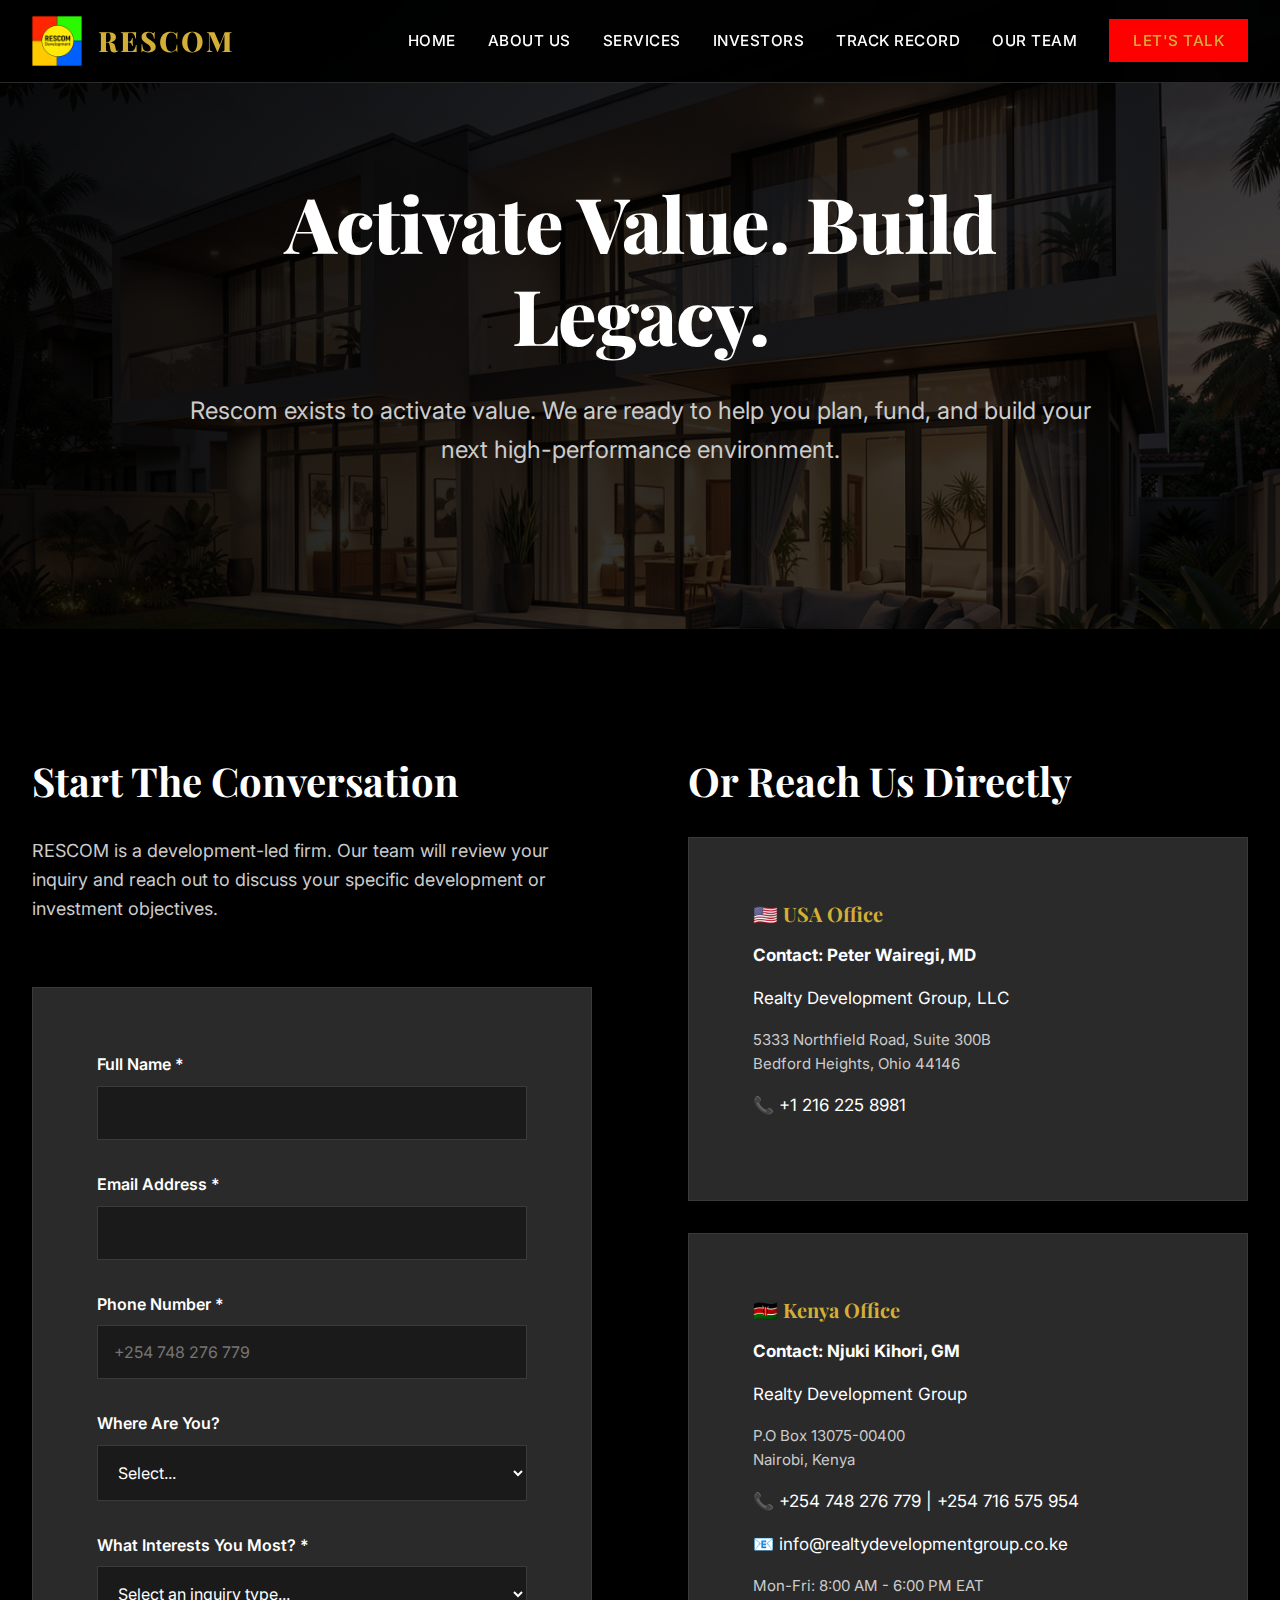
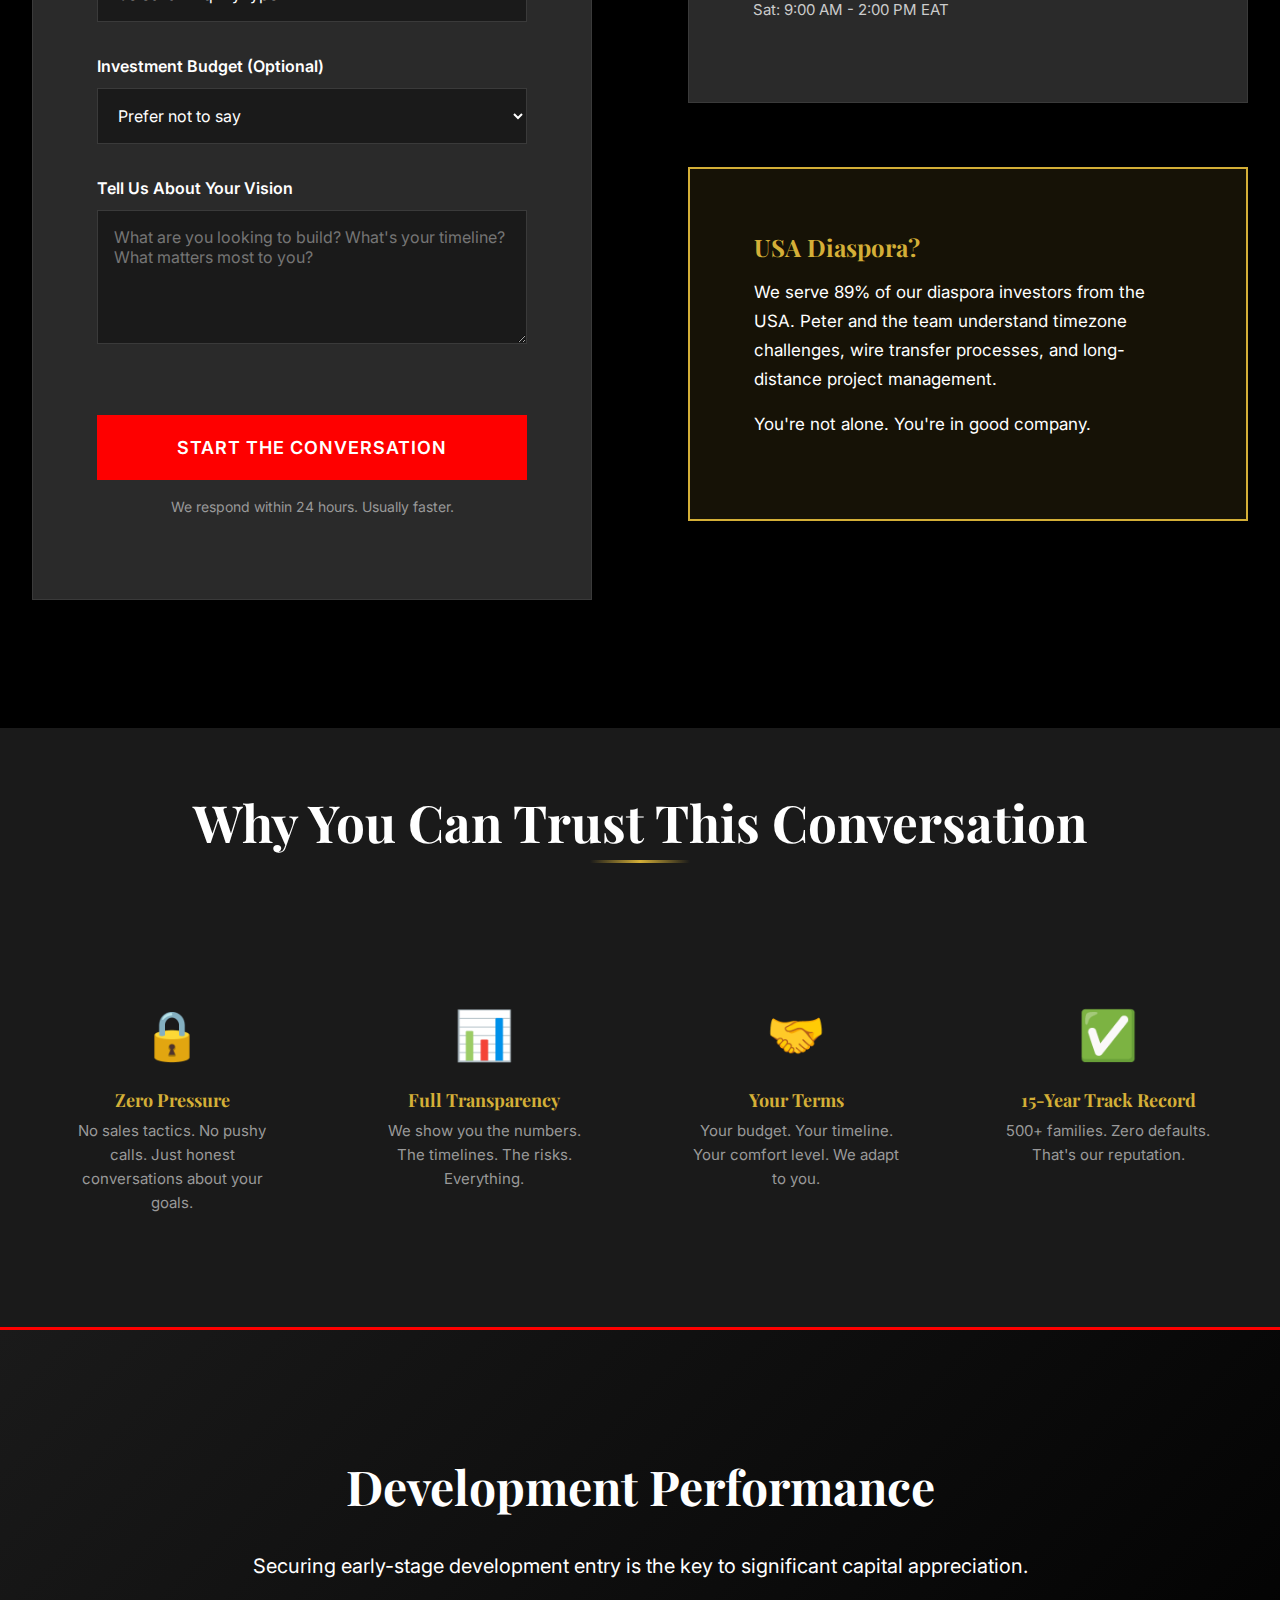
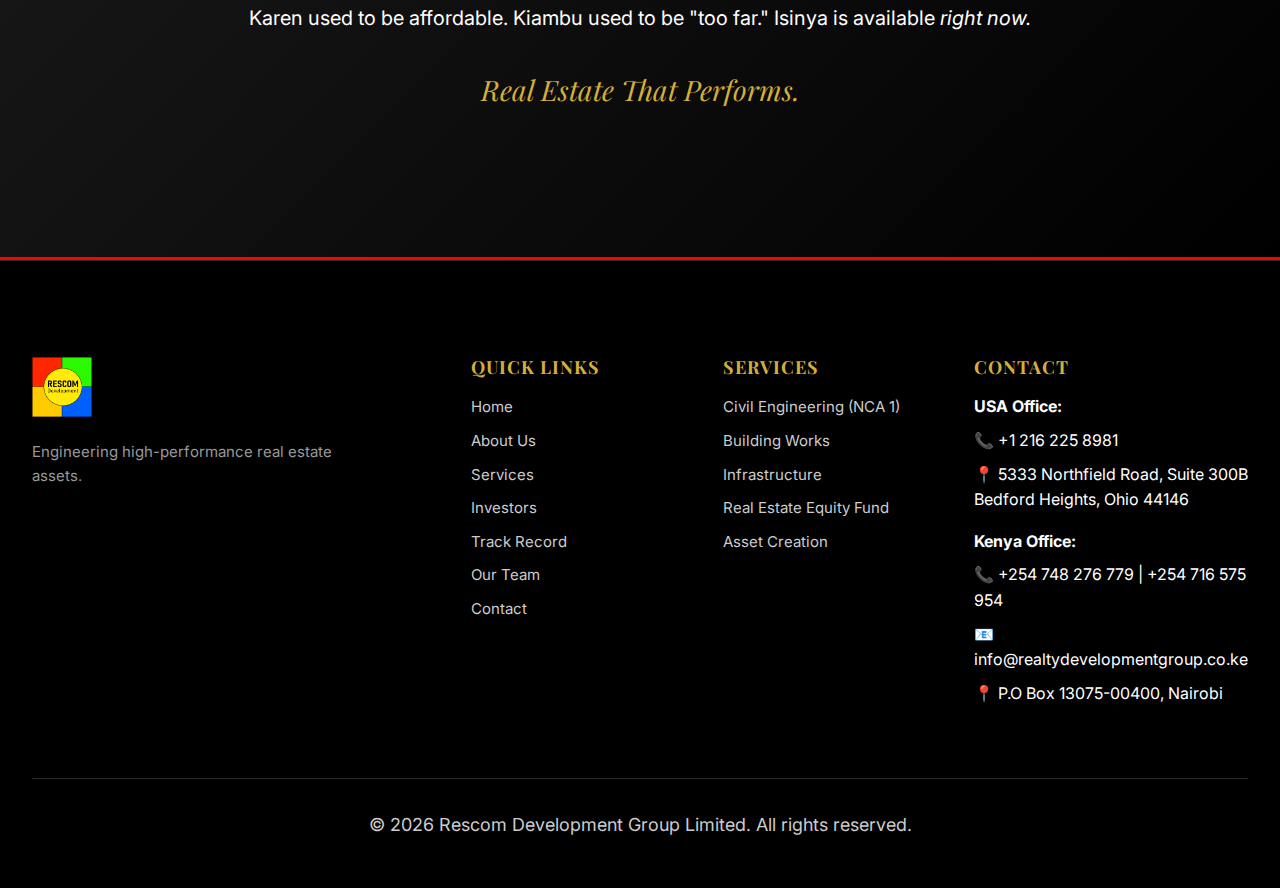
<file: contact.html>
<!DOCTYPE html>
<html lang="en">

<head>
    <meta charset="UTF-8">
    <meta name="viewport" content="width=device-width, initial-scale=1.0">
    <title>Contact Rescom - Start Building Your Legacy Today</title>
    <meta name="description"
        content="Ready to secure your family's 100-year future? Contact Peter K. Wairegi and the Rescom team today.">

    <!-- Canonical URL -->
    <link rel="canonical" href="https://realtydevelopmentgroup.co.ke/contact.html" />

    <!-- Open Graph / Facebook -->
    <meta property="og:type" content="website">
    <meta property="og:url" content="https://realtydevelopmentgroup.co.ke/contact.html">
    <meta property="og:title" content="Contact Rescom - Start Building Your Legacy Today">
    <meta property="og:description"
        content="Ready to secure your family's 100-year future? Contact Peter K. Wairegi and the Rescom team today.">
    <meta property="og:image" content="https://realtydevelopmentgroup.co.ke/assets/Logo%20Rescom.png">

    <!-- Twitter -->
    <meta property="twitter:card" content="summary_large_image">
    <meta property="twitter:url" content="https://realtydevelopmentgroup.co.ke/contact.html">
    <meta property="twitter:title" content="Contact Rescom - Start Building Your Legacy Today">
    <meta property="twitter:description"
        content="Ready to secure your family's 100-year future? Contact Peter K. Wairegi and the Rescom team today.">
    <meta property="twitter:image" content="https://realtydevelopmentgroup.co.ke/assets/Logo%20Rescom.png">

    <link rel="preconnect" href="https://fonts.googleapis.com">
    <link rel="preconnect" href="https://fonts.gstatic.com" crossorigin>
    <link
        href="https://fonts.googleapis.com/css2?family=Playfair+Display:wght@400;500;600;700;800&family=Inter:wght@300;400;500;600;700&display=swap"
        rel="stylesheet">
    <link rel="stylesheet" href="styles.css">
</head>

<body>
    <!-- Navigation -->
    <nav class="nav">
        <div class="container nav-container">
            <a href="index.html" class="logo">
                <img src="assets/Logo Rescom.png" alt="Rescom Development Group Limited">
                <span class="logo-text">RESCOM</span>
            </a>
            <button class="nav-toggle" aria-label="Toggle navigation">
                <span></span>
                <span></span>
                <span></span>
            </button>
            <ul class="nav-menu">
                <li><a href="index.html" class="nav-link">Home</a></li>
                <li><a href="about.html" class="nav-link">About Us</a></li>
                <li><a href="services.html" class="nav-link">Services</a></li>
                <li><a href="investors.html" class="nav-link">Investors</a></li>
                <li><a href="projects.html" class="nav-link">Track Record</a></li>

                <li><a href="team.html" class="nav-link">Our Team</a></li>
                <li><a href="contact.html" class="nav-link btn-nav active">Let's Talk</a></li>
            </ul>
        </div>
    </nav>

    <!-- Hero Section -->
    <section class="hero" style="min-height: 50vh;">
        <div class="hero-overlay"></div>
        <div class="container hero-content">
            <h1 class="hero-title">Activate Value. Build Legacy.</h1>
            <p class="hero-subtitle">Rescom exists to activate value. We are ready to help you plan, fund, and build
                your next high-performance environment.</p>
        </div>
    </section>

    <!-- Contact Section -->
    <section class="services-section">
        <div class="container">
            <div style="display: grid; grid-template-columns: 1fr 1fr; gap: var(--spacing-xl); align-items: start;">
                <!-- Contact Form -->
                <div>
                    <h2
                        style="color: var(--white); font-family: var(--font-display); font-size: 2.5rem; margin-bottom: var(--spacing-md);">
                        Start The Conversation</h2>
                    <p style="font-size: 1.125rem; color: var(--gray-light); margin-bottom: var(--spacing-lg);">RESCOM
                        is a development-led firm. Our team will review your inquiry and reach out to discuss your
                        specific development or investment objectives.</p>

                    <form id="contactForm"
                        style="background: var(--charcoal-medium); padding: var(--spacing-lg); border: 1px solid var(--charcoal-light);">
                        <div style="margin-bottom: var(--spacing-md);">
                            <label for="name"
                                style="display: block; color: var(--white); margin-bottom: 0.5rem; font-weight: 600;">Full
                                Name *</label>
                            <input type="text" id="name" name="name" required
                                style="width: 100%; padding: 1rem; background: var(--charcoal-dark); border: 1px solid var(--charcoal-light); color: var(--white); font-family: var(--font-body); font-size: 1rem;">
                        </div>

                        <div style="margin-bottom: var(--spacing-md);">
                            <label for="email"
                                style="display: block; color: var(--white); margin-bottom: 0.5rem; font-weight: 600;">Email
                                Address *</label>
                            <input type="email" id="email" name="email" required
                                style="width: 100%; padding: 1rem; background: var(--charcoal-dark); border: 1px solid var(--charcoal-light); color: var(--white); font-family: var(--font-body); font-size: 1rem;">
                        </div>

                        <div style="margin-bottom: var(--spacing-md);">
                            <label for="phone"
                                style="display: block; color: var(--white); margin-bottom: 0.5rem; font-weight: 600;">Phone
                                Number *</label>
                            <input type="tel" id="phone" name="phone" required placeholder="+254 748 276 779"
                                style="width: 100%; padding: 1rem; background: var(--charcoal-dark); border: 1px solid var(--charcoal-light); color: var(--white); font-family: var(--font-body); font-size: 1rem;">
                        </div>

                        <div style="margin-bottom: var(--spacing-md);">
                            <label for="location"
                                style="display: block; color: var(--white); margin-bottom: 0.5rem; font-weight: 600;">Where
                                Are You?</label>
                            <select id="location" name="location"
                                style="width: 100%; padding: 1rem; background: var(--charcoal-dark); border: 1px solid var(--charcoal-light); color: var(--white); font-family: var(--font-body); font-size: 1rem;">
                                <option value="">Select...</option>
                                <option value="nairobi">Nairobi</option>
                                <option value="kenya">Other Kenya Location</option>
                                <option value="usa">USA (Diaspora)</option>
                                <option value="other-diaspora">Other Diaspora</option>
                            </select>
                        </div>

                        <div style="margin-bottom: var(--spacing-md);">
                            <label for="interest"
                                style="display: block; color: var(--white); margin-bottom: 0.5rem; font-weight: 600;">What
                                Interests You Most? *</label>
                            <select id="interest" name="interest" required
                                style="width: 100%; padding: 1rem; background: var(--charcoal-dark); border: 1px solid var(--charcoal-light); color: var(--white); font-family: var(--font-body); font-size: 1rem;">
                                <option value="">Select an inquiry type...</option>
                                <option value="partnership">Development Partnership</option>
                                <option value="commercial">Commercial Asset Creation</option>
                                <option value="residential">Residential Development</option>
                                <option value="investors">Investor Participation</option>
                                <option value="management">Project Management</option>
                                <option value="general">General Inquiry</option>
                            </select>
                        </div>

                        <div style="margin-bottom: var(--spacing-md);">
                            <label for="budget"
                                style="display: block; color: var(--white); margin-bottom: 0.5rem; font-weight: 600;">Investment
                                Budget (Optional)</label>
                            <select id="budget" name="budget"
                                style="width: 100%; padding: 1rem; background: var(--charcoal-dark); border: 1px solid var(--charcoal-light); color: var(--white); font-family: var(--font-body); font-size: 1rem;">
                                <option value="">Prefer not to say</option>
                                <option value="500k-2m">KES 500K - 2M</option>
                                <option value="2m-5m">KES 2M - 5M</option>
                                <option value="5m-10m">KES 5M - 10M</option>
                                <option value="10m-plus">KES 10M+</option>
                            </select>
                        </div>

                        <div style="margin-bottom: var(--spacing-lg);">
                            <label for="message"
                                style="display: block; color: var(--white); margin-bottom: 0.5rem; font-weight: 600;">Tell
                                Us About Your Vision</label>
                            <textarea id="message" name="message" rows="5"
                                placeholder="What are you looking to build? What's your timeline? What matters most to you?"
                                style="width: 100%; padding: 1rem; background: var(--charcoal-dark); border: 1px solid var(--charcoal-light); color: var(--white); font-family: var(--font-body); font-size: 1rem; resize: vertical;"></textarea>
                        </div>

                        <button type="submit" class="btn btn-primary btn-full"
                            style="font-size: 1.125rem; padding: 1.25rem;">Start The Conversation</button>

                        <p
                            style="margin-top: var(--spacing-sm); font-size: 0.875rem; color: var(--gray-medium); text-align: center;">
                            We respond within 24 hours. Usually faster.</p>
                    </form>
                </div>

                <!-- Contact Information -->
                <div>
                    <h2
                        style="color: var(--white); font-family: var(--font-display); font-size: 2.5rem; margin-bottom: var(--spacing-md);">
                        Or Reach Us Directly</h2>

                    <div
                        style="background: var(--charcoal-medium); padding: var(--spacing-lg); border: 1px solid var(--charcoal-light); margin-bottom: var(--spacing-md);">
                        <h3 style="color: var(--gold-accent); font-size: 1.25rem; margin-bottom: var(--spacing-sm);">
                            🇺🇸
                            USA Office</h3>
                        <p style="font-size: 1.0625rem; color:var(--white);"><strong>Contact: Peter Wairegi, MD</strong>
                        </p>
                        <p style="font-size: 1.0625rem; color: var(--white); margin-top: 0.5rem;">Realty Development
                            Group, LLC</p>
                        <p style="font-size: 0.9375rem; color: var(--gray-light);">5333 Northfield Road, Suite
                            300B<br>Bedford Heights, Ohio 44146</p>
                        <p style="font-size: 1.0625rem; color: var(--white); margin-top: 1rem;"><a
                                href="tel:+12162258981" style="color: var(--white); text-decoration: none;">📞 +1 216
                                225 8981</a></p>
                    </div>

                    <div
                        style="background: var(--charcoal-medium); padding: var(--spacing-lg); border: 1px solid var(--charcoal-light); margin-bottom: var(--spacing-md);">
                        <h3 style="color: var(--gold-accent); font-size: 1.25rem; margin-bottom: var(--spacing-sm);">
                            🇰🇪
                            Kenya Office</h3>
                        <p style="font-size: 1.0625rem; color: var(--white);"><strong>Contact: Njuki Kihori, GM</strong>
                        </p>
                        <p style="font-size: 1.0625rem; color: var(--white); margin-top: 0.5rem;">Realty Development
                            Group</p>
                        <p style="font-size: 0.9375rem; color: var(--gray-light);">P.O Box 13075-00400<br>Nairobi, Kenya
                        </p>
                        <p style="font-size: 1.0625rem; color: var(--white); margin-top: 1rem;"><a
                                href="tel:+254748276779" style="color: var(--white); text-decoration: none;">📞 +254 748
                                276 779</a> | <a href="tel:+254716575954"
                                style="color: var(--white); text-decoration: none;">+254 716 575 954</a></p>
                        <p style="font-size: 1.0625rem; color: var(--white); margin-top: 0.5rem;"><a
                                href="mailto:info@realtydevelopmentgroup.co.ke"
                                style="color: var(--white); text-decoration: none;">📧
                                info@realtydevelopmentgroup.co.ke</a></p>
                        <p style="font-size: 0.9375rem; color: var(--gray-light); margin-top: 1rem;">Mon-Fri: 8:00 AM -
                            6:00 PM
                            EAT<br>Sat: 9:00 AM - 2:00 PM EAT</p>
                    </div>

                    <div
                        style="background: rgba(212, 175, 55, 0.1); padding: var(--spacing-lg); border: 2px solid var(--gold-accent); margin-top: var(--spacing-lg);">
                        <h3 style="color: var(--gold-accent); font-size: 1.5rem; margin-bottom: var(--spacing-sm);">USA
                            Diaspora?</h3>
                        <p style="font-size: 1.0625rem; color: var(--white); line-height: 1.7;">We serve 89% of our
                            diaspora investors from the USA. Peter and the team understand timezone challenges, wire
                            transfer processes, and long-distance project management.</p>
                        <p
                            style="font-size: 1.0625rem; color: var(--white); line-height: 1.7; margin-top: var(--spacing-sm);">
                            You're not alone. You're in good company.</p>
                    </div>


                </div>
            </div>
        </div>
    </section>

    <!-- Trust Indicators -->
    <section class="trust-section">
        <div class="container">
            <div class="section-header">
                <h2 class="section-title">Why You Can Trust This Conversation</h2>
            </div>
            <div class="trust-grid">
                <div class="trust-item">
                    <div class="trust-icon">🔒</div>
                    <h4>Zero Pressure</h4>
                    <p>No sales tactics. No pushy calls. Just honest conversations about your goals.</p>
                </div>
                <div class="trust-item">
                    <div class="trust-icon">📊</div>
                    <h4>Full Transparency</h4>
                    <p>We show you the numbers. The timelines. The risks. Everything.</p>
                </div>
                <div class="trust-item">
                    <div class="trust-icon">🤝</div>
                    <h4>Your Terms</h4>
                    <p>Your budget. Your timeline. Your comfort level. We adapt to you.</p>
                </div>
                <div class="trust-item">
                    <div class="trust-icon">✅</div>
                    <h4>15-Year Track Record</h4>
                    <p>500+ families. Zero defaults. That's our reputation.</p>
                </div>
            </div>
        </div>
    </section>

    <!-- Final Section -->
    <section class="fomo-section">
        <div class="container">
            <div style="text-align: center; max-width: 800px; margin: 0 auto;">
                <h2 style="color: var(--white); font-size: clamp(2rem, 4vw, 3rem); margin-bottom: var(--spacing-md);">
                    Development Performance</h2>
                <p style="font-size: 1.25rem; color: var(--white); line-height: 1.8; margin-bottom: var(--spacing-sm);">
                    Securing early-stage development entry is the key to significant capital appreciation.</p>
                <p style="font-size: 1.25rem; color: var(--white); line-height: 1.8; margin-bottom: var(--spacing-md);">
                    Karen used to be affordable. Kiambu used to be "too far." Isinya is available <em>right now.</em>
                </p>
                <p
                    style="font-family: var(--font-display); font-size: 1.75rem; font-style: italic; color: var(--gold-accent);">
                    Real Estate That Performs.</p>
            </div>
        </div>
    </section>

    <!-- Footer -->
    <footer class="footer">
        <div class="container">
            <div class="footer-content">
                <div class="footer-brand">
                    <img src="assets/Logo Rescom.png" alt="Rescom Development Group Limited" class="footer-logo">
                    <p class="footer-tagline">Engineering high-performance real estate assets.</p>
                </div>
                <div class="footer-links">
                    <h4>Quick Links</h4>
                    <ul>
                        <li><a href="index.html">Home</a></li>
                        <li><a href="about.html">About Us</a></li>
                        <li><a href="services.html">Services</a></li>
                        <li><a href="investors.html">Investors</a></li>
                        <li><a href="projects.html">Track Record</a></li>
                        <li><a href="team.html">Our Team</a></li>
                        <li><a href="contact.html">Contact</a></li>
                    </ul>
                </div>
                <div class="footer-links">
                    <h4>Services</h4>
                    <ul>
                        <li><a href="services.html#civil">Civil Engineering (NCA 1)</a></li>
                        <li><a href="services.html#building">Building Works</a></li>
                        <li><a href="services.html#infrastructure">Infrastructure</a></li>
                        <li><a href="services.html#equity">Real Estate Equity Fund</a></li>
                        <li><a href="services.html#land">Asset Creation</a></li>
                    </ul>
                </div>
                <div class="footer-links">
                    <h4>Contact</h4>
                    <ul>
                        <li><strong>USA Office:</strong></li>
                        <li>📞 +1 216 225 8981</li>
                        <li>📍 5333 Northfield Road, Suite 300B<br>Bedford Heights, Ohio 44146</li>
                        <li style="margin-top: 1rem;"><strong>Kenya Office:</strong></li>
                        <li>📞 +254 748 276 779 | +254 716 575 954</li>
                        <li>📧 info@realtydevelopmentgroup.co.ke</li>
                        <li>📍 P.O Box 13075-00400, Nairobi</li>
                    </ul>
                </div>
            </div>
            <div class="footer-bottom">
                <p>&copy; 2026 Rescom Development Group Limited. All rights reserved.</p>
            </div>
        </div>
    </footer>

    <script src="script.js"></script>
    <script>
        // Simple form handling
        document.getElementById('contactForm').addEventListener('submit', function (e) {
            e.preventDefault();
            alert('Thank you for reaching out! While this is a demo form, in production this would be sent to Rescom\'s team. Peter and team will respond within 24 hours.');
            this.reset();
        });
    </script>
</body>

</html>
</file>
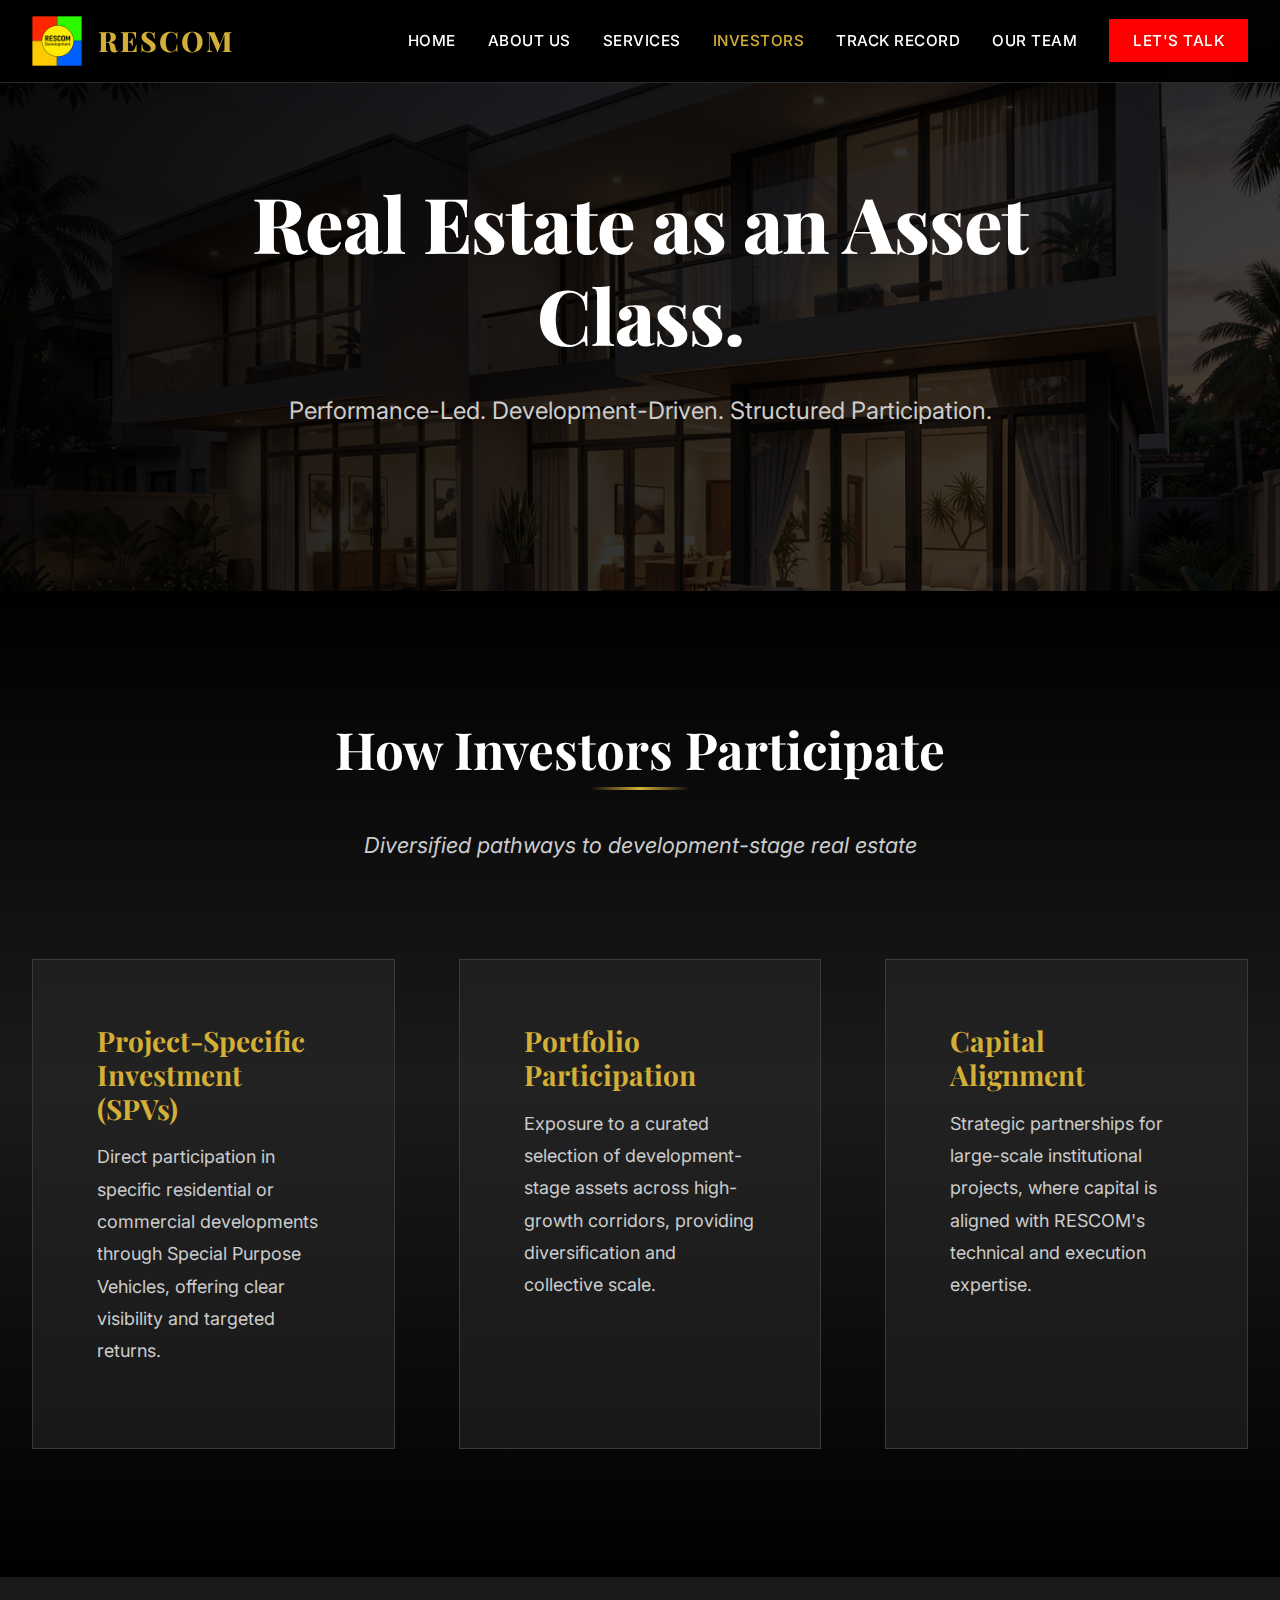
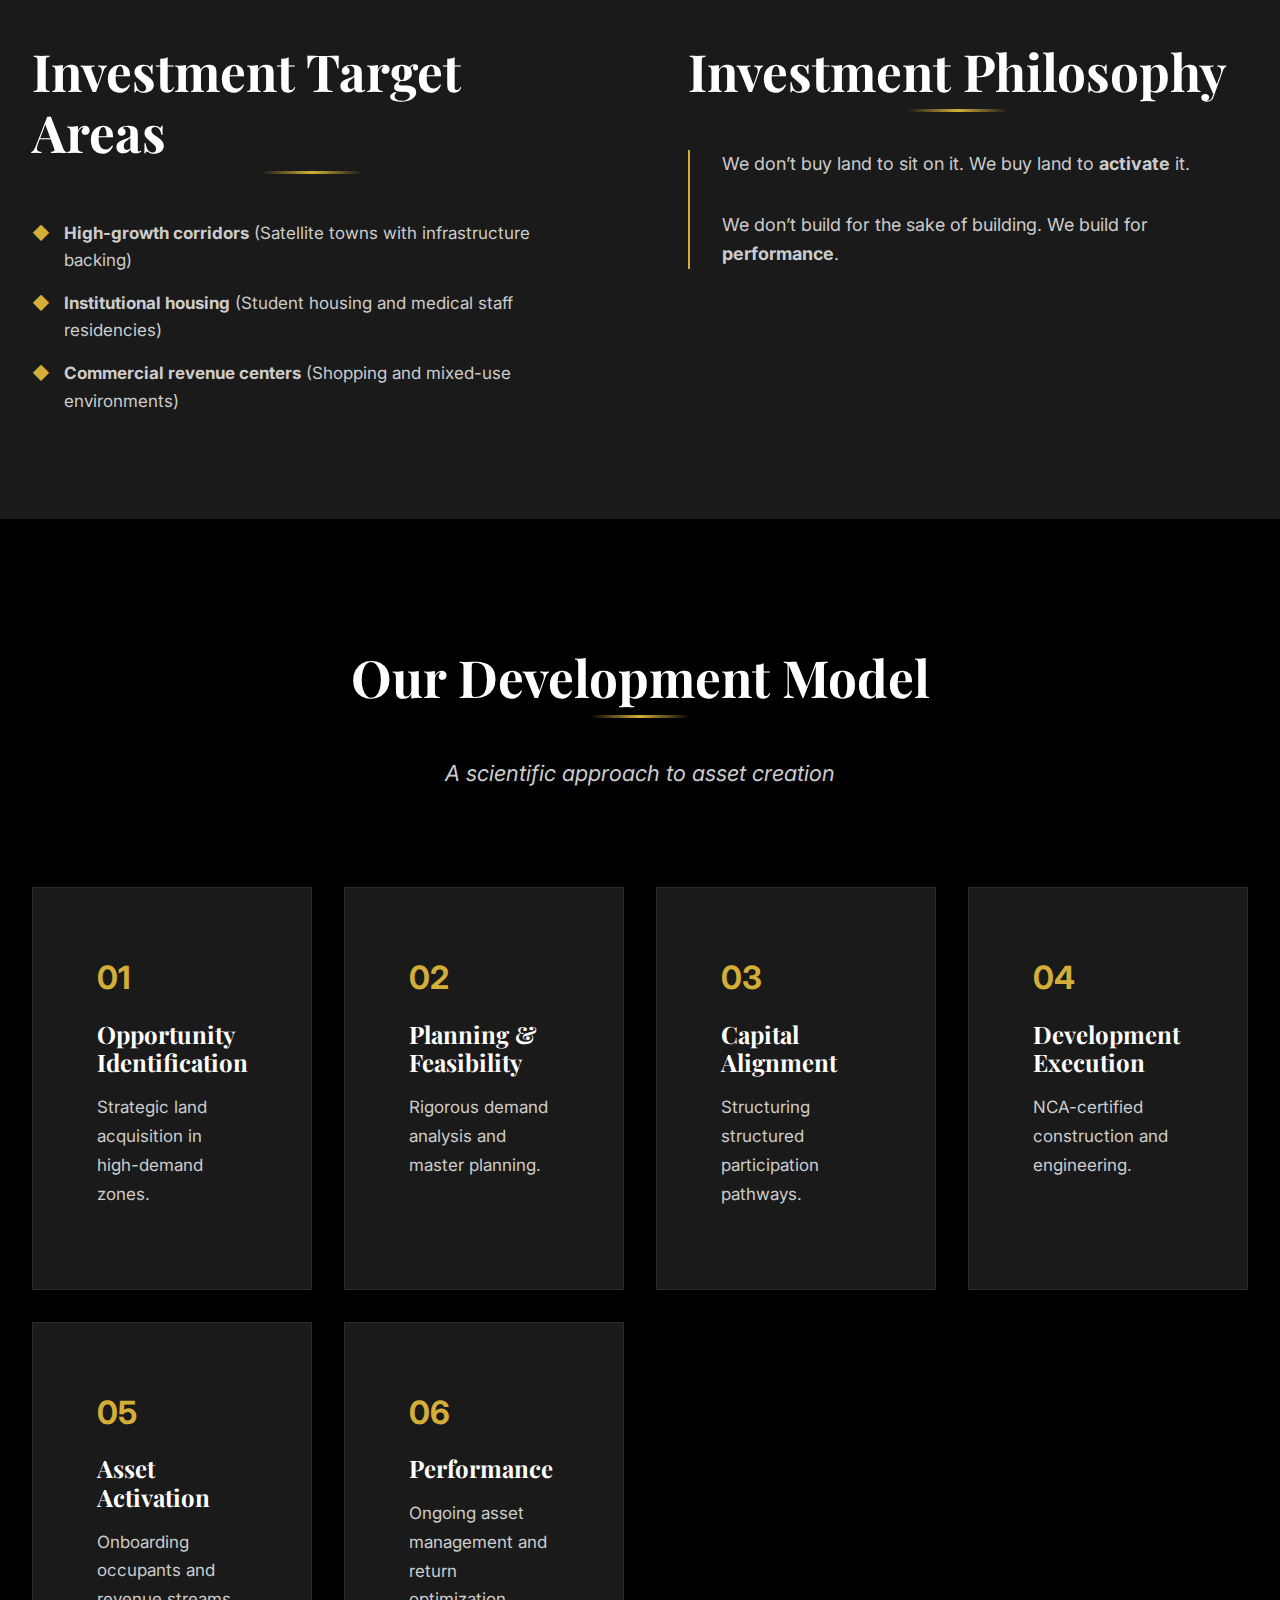
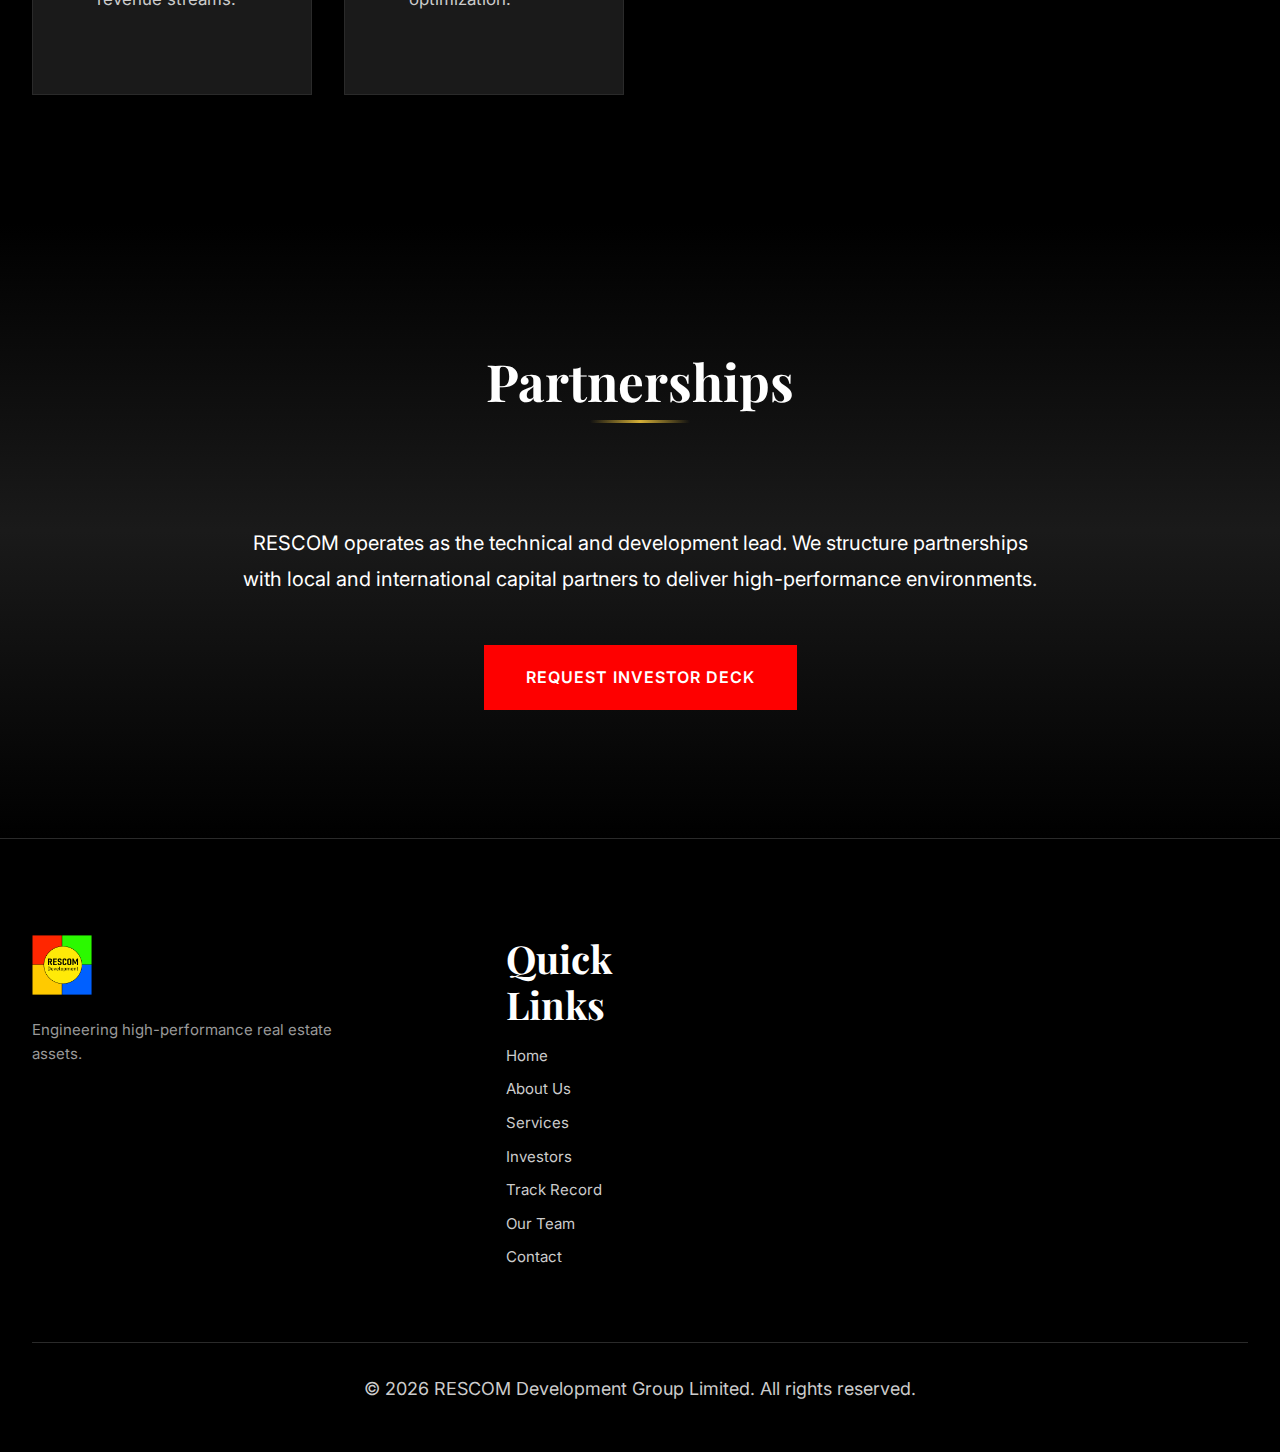
<file: investors.html>
<!DOCTYPE html>
<html lang="en">

<head>
    <meta charset="UTF-8">
    <meta name="viewport" content="width=device-width, initial-scale=1.0">
    <title>Investors | RESCOM Development Group Limited</title>
    <meta name="description"
        content="Performance-led real estate as an asset class. Discover structured participation pathways to development-stage real estate in Kenya.">

    <!-- Canonical URL -->
    <link rel="canonical" href="https://rescomdevelopmentgroup.co.ke/investors.html" />

    <!-- Open Graph / Facebook -->
    <meta property="og:type" content="website">
    <meta property="og:url" content="https://rescomdevelopmentgroup.co.ke/investors.html">
    <meta property="og:title" content="Investors | RESCOM Development Group Limited">
    <meta property="og:description"
        content="Performance-led real estate as an asset class. Discover structured participation pathways to development-stage real estate in Kenya.">
    <meta property="og:image" content="https://rescomdevelopmentgroup.co.ke/assets/Logo%20Rescom.png">

    <!-- Twitter -->
    <meta property="twitter:card" content="summary_large_image">
    <meta property="twitter:url" content="https://rescomdevelopmentgroup.co.ke/investors.html">
    <meta property="twitter:title" content="Investors | RESCOM Development Group Limited">
    <meta property="twitter:description"
        content="Performance-led real estate as an asset class. Discover structured participation pathways to development-stage real estate in Kenya.">
    <meta property="twitter:image" content="https://rescomdevelopmentgroup.co.ke/assets/Logo%20Rescom.png">

    <link rel="stylesheet" href="styles.css">
    <link rel="preconnect" href="https://fonts.googleapis.com">
    <link rel="preconnect" href="https://fonts.gstatic.com" crossorigin>
    <link
        href="https://fonts.googleapis.com/css2?family=Playfair+Display:wght@700&family=Inter:wght@400;500;600;700&display=swap"
        rel="stylesheet">
</head>

<body>
    <nav class="nav">
        <div class="container nav-container">
            <a href="index.html" class="logo">
                <img src="assets/Logo Rescom.png" alt="Rescom Development Group Limited">
                <span class="logo-text">RESCOM</span>
            </a>
            <button class="nav-toggle" aria-label="Toggle navigation">
                <span></span>
                <span></span>
                <span></span>
            </button>
            <ul class="nav-menu">
                <li><a href="index.html" class="nav-link">Home</a></li>
                <li><a href="about.html" class="nav-link">About Us</a></li>
                <li><a href="services.html" class="nav-link">Services</a></li>
                <li><a href="investors.html" class="nav-link active">Investors</a></li>
                <li><a href="projects.html" class="nav-link">Track Record</a></li>

                <li><a href="team.html" class="nav-link">Our Team</a></li>
                <li><a href="contact.html" class="nav-link btn-nav">Let's Talk</a></li>
            </ul>
        </div>
    </nav>

    <!-- Hero Section -->
    <section class="hero" style="min-height: 60vh;">
        <div class="hero-overlay"></div>
        <div class="container hero-content">
            <h1 class="hero-title">Real Estate as an Asset Class.</h1>
            <p class="hero-subtitle">Performance-Led. Development-Driven. Structured Participation.</p>
        </div>
    </section>

    <!-- Participation Section -->
    <section class="why-section">
        <div class="container">
            <div class="section-header">
                <h2 class="section-title">How Investors Participate</h2>
                <p class="section-intro">Diversified pathways to development-stage real estate</p>
            </div>
            <div class="why-grid">
                <div class="why-content">
                    <h3 class="content-title">Project-Specific Investment (SPVs)</h3>
                    <p class="content-text">Direct participation in specific residential or commercial developments
                        through Special Purpose Vehicles, offering clear visibility and targeted returns.</p>
                </div>
                <div class="why-content">
                    <h3 class="content-title">Portfolio Participation</h3>
                    <p class="content-text">Exposure to a curated selection of development-stage assets across
                        high-growth corridors, providing diversification and collective scale.</p>
                </div>
                <div class="why-content">
                    <h3 class="content-title">Capital Alignment</h3>
                    <p class="content-text">Strategic partnerships for large-scale institutional projects, where capital
                        is aligned with RESCOM's technical and execution expertise.</p>
                </div>
            </div>
        </div>
    </section>

    <!-- Investment Pillars -->
    <section class="trust-section" style="background: var(--charcoal-dark);">
        <div class="container">
            <div
                style="display: grid; grid-template-columns: repeat(auto-fit, minmax(300px, 1fr)); gap: var(--spacing-xl);">
                <div>
                    <h2 class="section-title" style="text-align: left;">Investment Target Areas</h2>
                    <ul class="tab-list" style="margin-top: 2rem;">
                        <li><strong>High-growth corridors</strong> (Satellite towns with infrastructure backing)</li>
                        <li><strong>Institutional housing</strong> (Student housing and medical staff residencies)</li>
                        <li><strong>Commercial revenue centers</strong> (Shopping and mixed-use environments)</li>
                    </ul>
                </div>
                <div>
                    <h2 class="section-title" style="text-align: left;">Investment Philosophy</h2>
                    <div style="margin-top: 2rem; border-left: 2px solid var(--gold-accent); padding-left: 2rem;">
                        <p style="font-size: 1.125rem; color: var(--gray-light); margin-bottom: 2rem;">We don’t buy land
                            to sit on it. We buy land to <strong>activate</strong> it.</p>
                        <p style="font-size: 1.125rem; color: var(--gray-light);">We don’t build for the sake of
                            building. We build for <strong>performance</strong>.</p>
                    </div>
                </div>
            </div>
        </div>
    </section>

    <!-- Development Model -->
    <section class="services-section">
        <div class="container">
            <div class="section-header">
                <h2 class="section-title">Our Development Model</h2>
                <p class="section-intro">A scientific approach to asset creation</p>
            </div>
            <div class="services-grid" style="grid-template-columns: repeat(auto-fit, minmax(250px, 1fr));">
                <div class="service-card">
                    <div style="font-size: 2rem; color: var(--gold-accent); font-weight: 700; margin-bottom: 1rem;">01
                    </div>
                    <h3 class="service-title">Opportunity Identification</h3>
                    <p class="service-description">Strategic land acquisition in high-demand zones.</p>
                </div>
                <div class="service-card">
                    <div style="font-size: 2rem; color: var(--gold-accent); font-weight: 700; margin-bottom: 1rem;">02
                    </div>
                    <h3 class="service-title">Planning & Feasibility</h3>
                    <p class="service-description">Rigorous demand analysis and master planning.</p>
                </div>
                <div class="service-card">
                    <div style="font-size: 2rem; color: var(--gold-accent); font-weight: 700; margin-bottom: 1rem;">03
                    </div>
                    <h3 class="service-title">Capital Alignment</h3>
                    <p class="service-description">Structuring structured participation pathways.</p>
                </div>
                <div class="service-card">
                    <div style="font-size: 2rem; color: var(--gold-accent); font-weight: 700; margin-bottom: 1rem;">04
                    </div>
                    <h3 class="service-title">Development Execution</h3>
                    <p class="service-description">NCA-certified construction and engineering.</p>
                </div>
                <div class="service-card">
                    <div style="font-size: 2rem; color: var(--gold-accent); font-weight: 700; margin-bottom: 1rem;">05
                    </div>
                    <h3 class="service-title">Asset Activation</h3>
                    <p class="service-description">Onboarding occupants and revenue streams.</p>
                </div>
                <div class="service-card">
                    <div style="font-size: 2rem; color: var(--gold-accent); font-weight: 700; margin-bottom: 1rem;">06
                    </div>
                    <h3 class="service-title">Performance</h3>
                    <p class="service-description">Ongoing asset management and return optimization.</p>
                </div>
            </div>
        </div>
    </section>

    <!-- Partnerships -->
    <section class="why-section">
        <div class="container">
            <div class="section-header">
                <h2 class="section-title">Partnerships</h2>
            </div>
            <div class="content-text" style="max-width: 800px; margin: 0 auto; text-align: center;">
                <p style="font-size: 1.25rem; color: var(--white); margin-bottom: 2rem;">
                    RESCOM operates as the technical and development lead. We structure partnerships with local and
                    international capital partners to deliver high-performance environments.
                </p>
                <div style="margin-top: 3rem;">
                    <a href="contact.html" class="btn btn-primary">Request Investor Deck</a>
                </div>
            </div>
        </div>
    </section>

    <footer class="footer">
        <div class="container">
            <div class="footer-content">
                <div class="footer-brand">
                    <img src="assets/Logo Rescom.png" alt="Rescom Development Group Limited" class="footer-logo">
                    <p class="footer-tagline">Engineering high-performance real estate assets.</p>
                </div>
                <div class="footer-links">
                    <h3>Quick Links</h3>
                    <ul>
                        <li><a href="index.html">Home</a></li>
                        <li><a href="about.html">About Us</a></li>
                        <li><a href="services.html">Services</a></li>
                        <li><a href="investors.html">Investors</a></li>
                        <li><a href="projects.html">Track Record</a></li>
                        <li><a href="team.html">Our Team</a></li>
                        <li><a href="contact.html">Contact</a></li>
                    </ul>
                </div>
            </div>
            <div class="footer-bottom">
                <p>&copy; 2026 RESCOM Development Group Limited. All rights reserved.</p>
            </div>
        </div>
    </footer>

    <script src="script.js"></script>
</body>

</html>
</file>
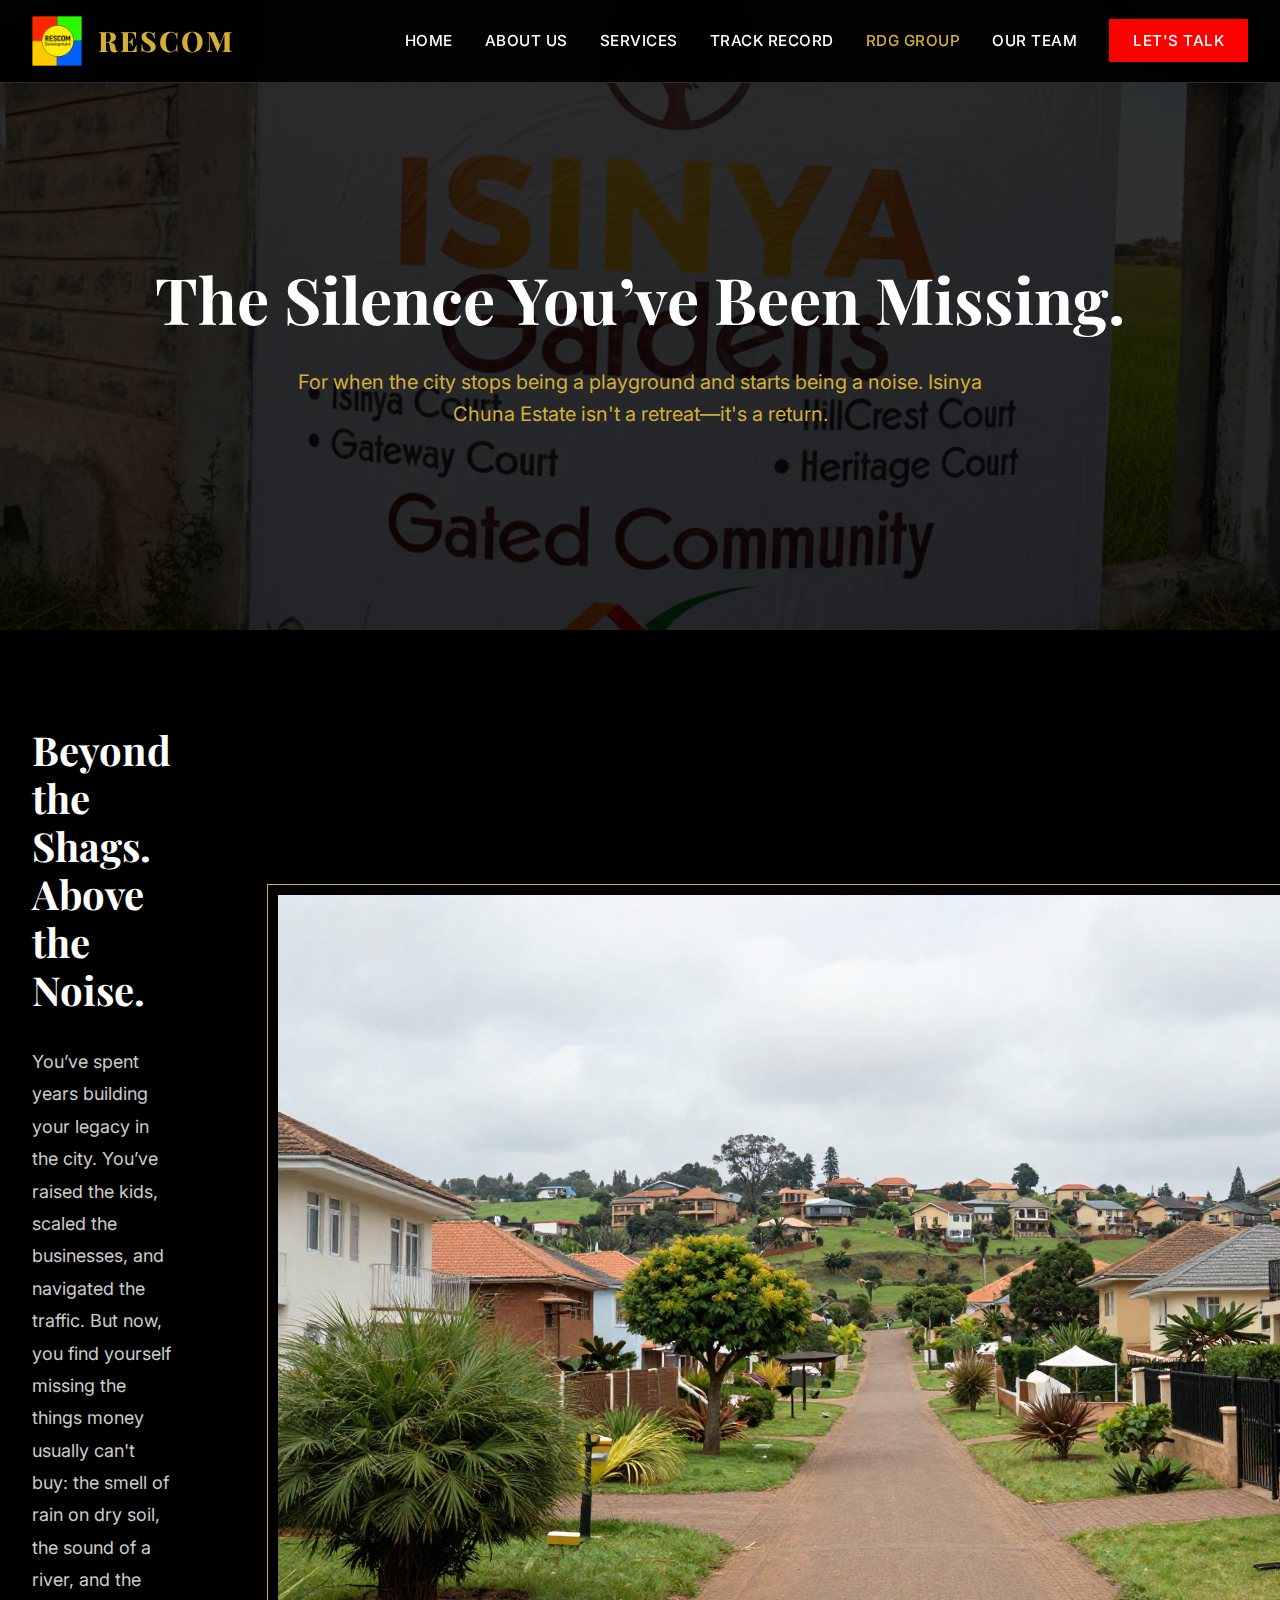
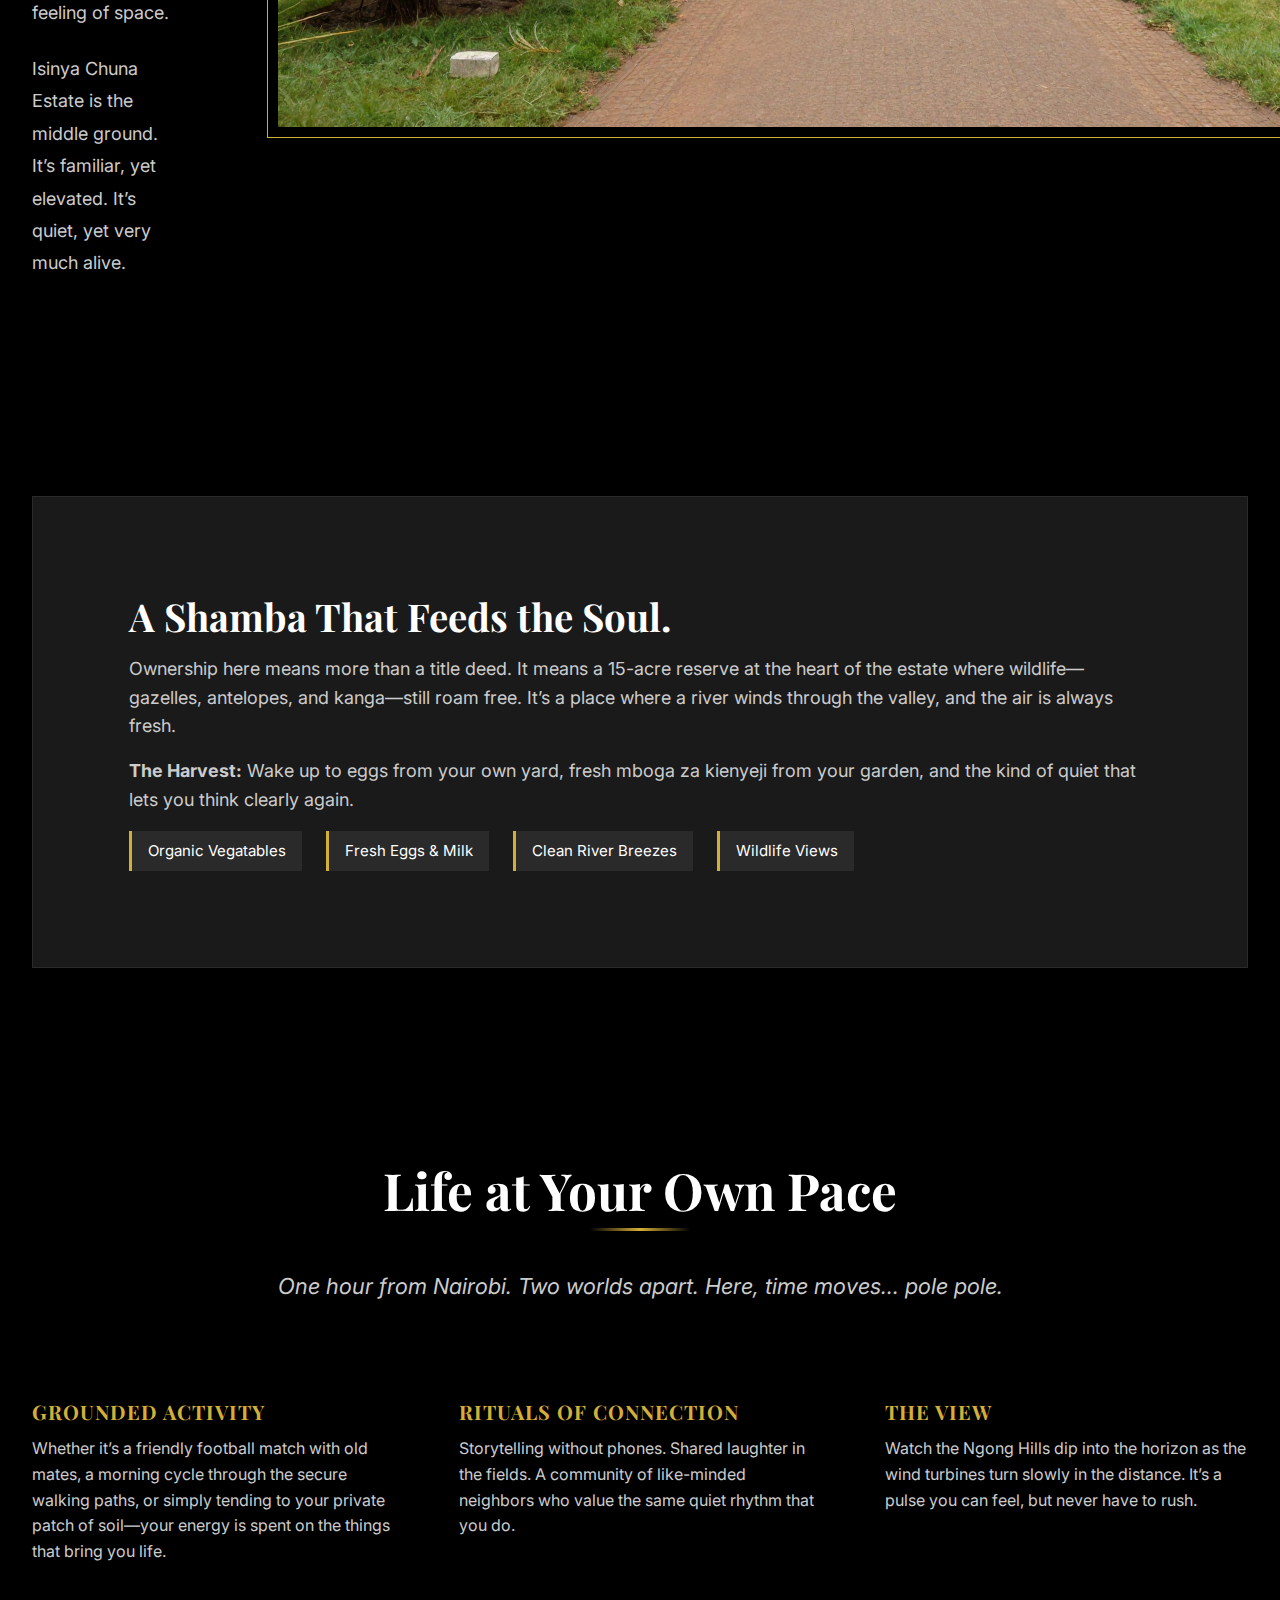
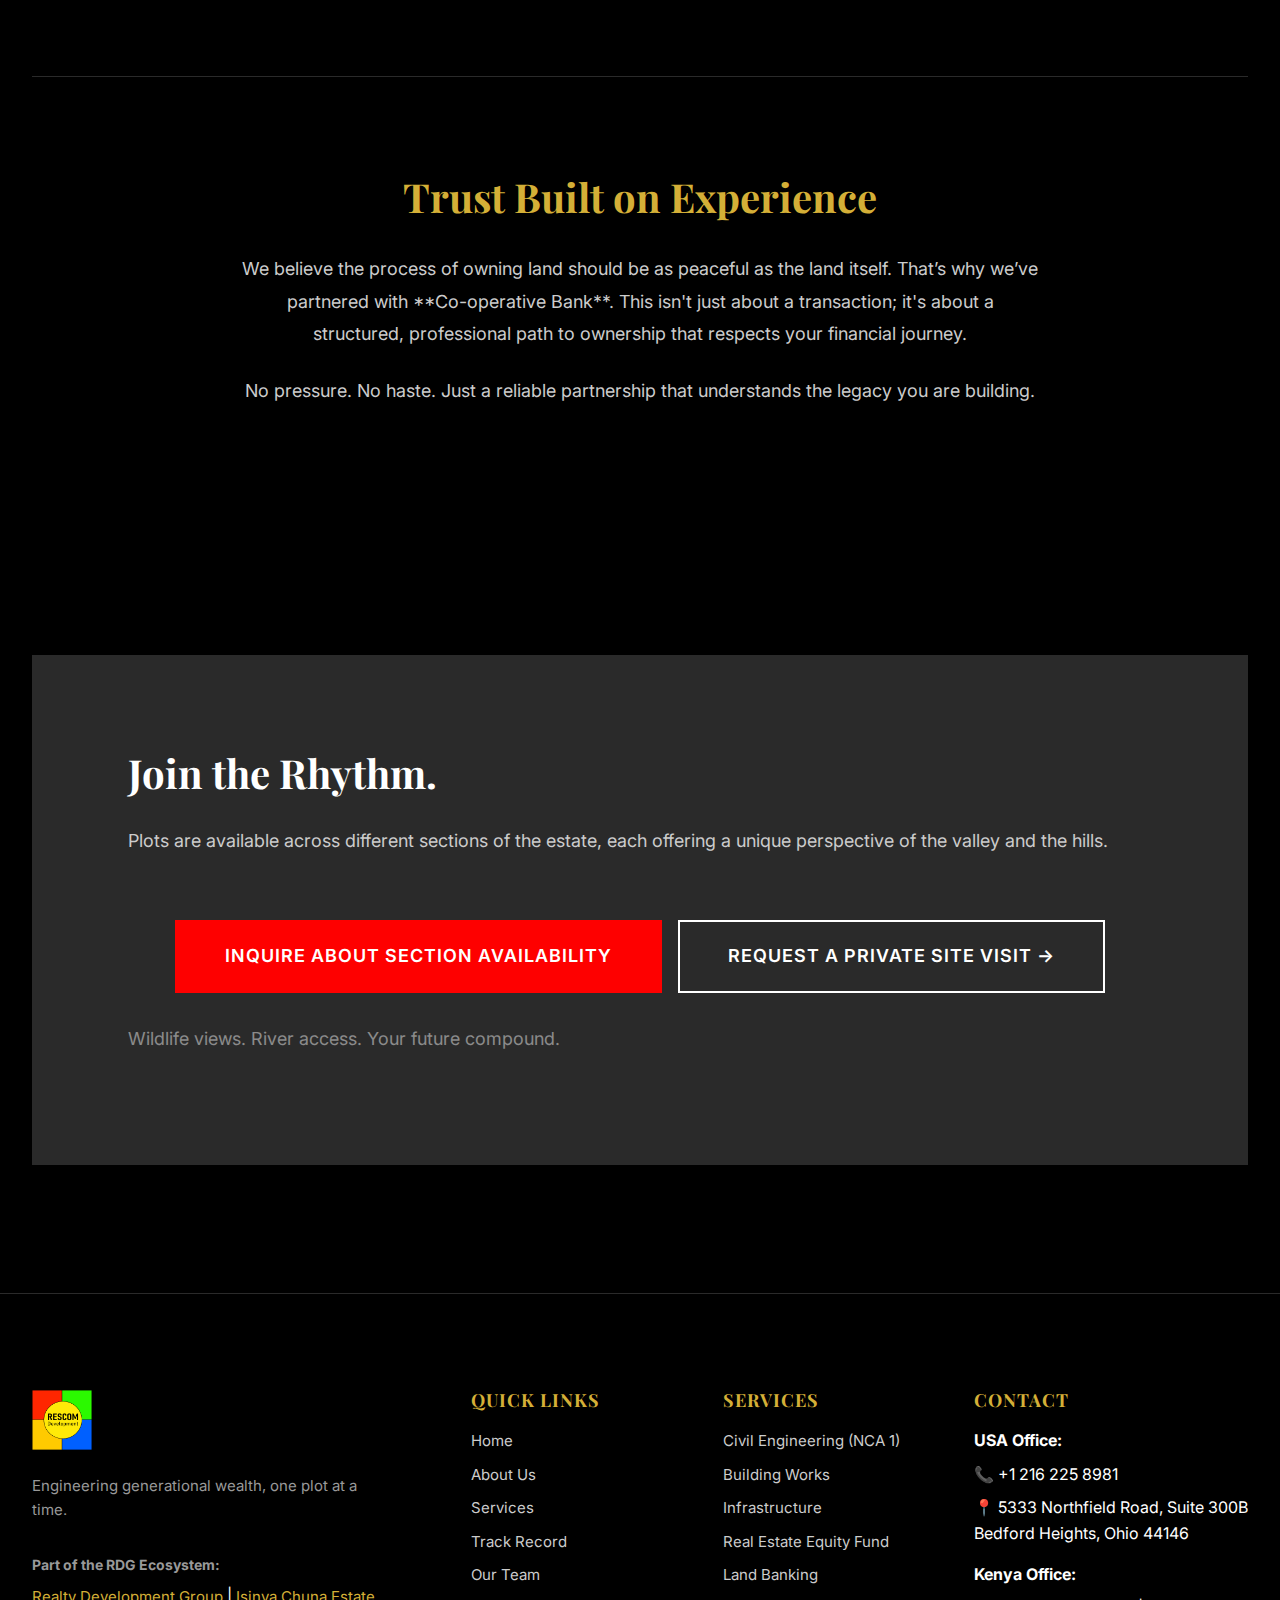
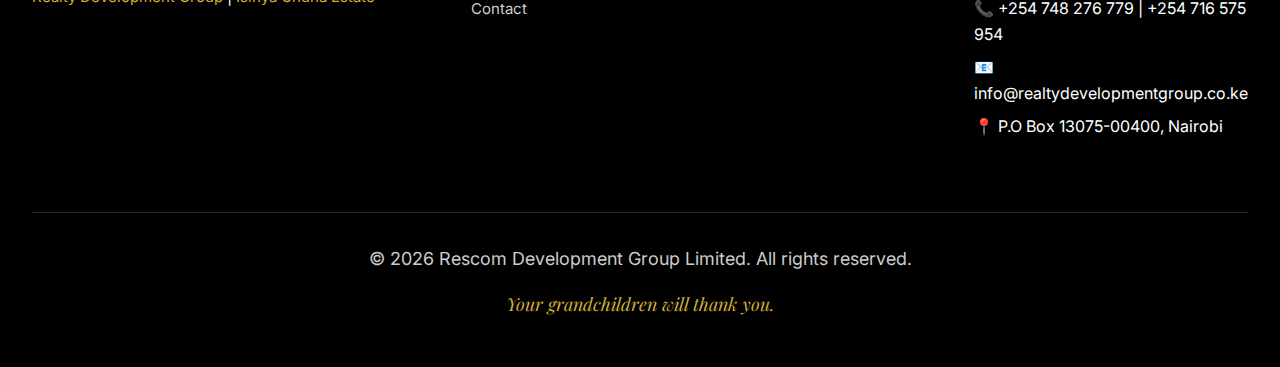
<file: isinya-chuna.html>
<!DOCTYPE html>
<html lang="en">

<head>
    <meta charset="UTF-8">
    <meta name="viewport" content="width=device-width, initial-scale=1.0">
    <title>Isinya Chuna Estate | Life at Your Own Pace</title>
    <meta name="description"
        content="Isinya Chuna Estate: A 15-acre reserve, wildlife views, and the quiet rhythm of the countryside. Discover a different way to live.">
    <link rel="preconnect" href="https://fonts.googleapis.com">
    <link rel="preconnect" href="https://fonts.gstatic.com" crossorigin>
    <link
        href="https://fonts.googleapis.com/css2?family=Playfair+Display:wght@400;500;600;700;800&family=Inter:wght@300;400;500;600;700&display=swap"
        rel="stylesheet">
    <link rel="stylesheet" href="styles.css">
    <style>
        .page-header {
            padding: var(--spacing-xxl) 0 var(--spacing-lg);
            text-align: center;
        }

        .emotional-title {
            font-family: var(--font-display);
            font-size: clamp(2.5rem, 5vw, 4rem);
            color: var(--white);
            margin-bottom: var(--spacing-md);
            line-height: 1.1;
        }

        .lead-text {
            font-size: 1.25rem;
            color: var(--gold-accent);
            max-width: 700px;
            margin: 0 auto;
            line-height: 1.6;
        }

        .narrative-section {
            padding: var(--spacing-xl) 0;
        }

        .narrative-grid {
            display: grid;
            grid-template-columns: 1fr 1fr;
            gap: var(--spacing-xl);
            align-items: center;
        }

        .narrative-content h3 {
            font-family: var(--font-display);
            font-size: 2.5rem;
            color: var(--white);
            margin-bottom: var(--spacing-md);
        }

        .narrative-content p {
            font-size: 1.125rem;
            color: var(--gray-light);
            line-height: 1.8;
            margin-bottom: 1.5rem;
        }

        .lifestyle-block {
            background: var(--charcoal-dark);
            padding: var(--spacing-xl);
            border: 1px solid var(--charcoal-medium);
            margin: var(--spacing-xl) 0;
        }

        .rhythm-grid {
            display: grid;
            grid-template-columns: repeat(auto-fit, minmax(250px, 1fr));
            gap: var(--spacing-lg);
            margin-top: var(--spacing-lg);
        }

        .rhythm-card h4 {
            color: var(--gold-accent);
            font-size: 1.25rem;
            margin-bottom: 0.75rem;
            text-transform: uppercase;
            letter-spacing: 1px;
        }

        .rhythm-card p {
            color: var(--gray-light);
            font-size: 1rem;
            line-height: 1.6;
        }

        .harvest-list {
            list-style: none;
            padding: 0;
            display: flex;
            flex-wrap: wrap;
            gap: 1.5rem;
            margin-top: 1rem;
        }

        .harvest-item {
            background: var(--charcoal-medium);
            padding: 0.5rem 1rem;
            color: var(--white);
            font-size: 0.9375rem;
            border-left: 3px solid var(--gold-accent);
        }

        .partnership-banner {
            background: var(--white);
            padding: var(--spacing-lg);
            color: var(--black);
            text-align: center;
            margin-top: var(--spacing-xxl);
        }

        .partnership-banner h3 {
            font-family: var(--font-display);
            font-size: 2rem;
            margin-bottom: 0.5rem;
        }

        .partnership-banner p {
            font-size: 1.125rem;
            opacity: 0.8;
        }

        @media (max-width: 768px) {
            .narrative-grid {
                grid-template-columns: 1fr;
            }

            .emotional-title {
                font-size: 2.5rem;
            }
        }
    </style>
</head>

<body>
    <!-- Navigation -->
    <nav class="nav">
        <div class="container nav-container">
            <a href="index.html" class="logo">
                <img src="assets/Logo Rescom.png" alt="Rescom Development Group Limited">
                <span class="logo-text">RESCOM</span>
            </a>
            <button class="nav-toggle" aria-label="Toggle navigation">
                <span></span>
                <span></span>
                <span></span>
            </button>
            <ul class="nav-menu">
                <li><a href="index.html" class="nav-link">Home</a></li>
                <li><a href="about.html" class="nav-link">About Us</a></li>
                <li><a href="services.html" class="nav-link">Services</a></li>
                <li><a href="projects.html" class="nav-link">Track Record</a></li>
                <li class="nav-dropdown">
                    <a href="#" class="nav-link active">RDG Group</a>
                    <ul class="dropdown-menu">
                        <li><a href="realty-development.html">Realty Development</a></li>
                        <li><a href="isinya-chuna.html">Isinya Chuna Estate</a></li>
                    </ul>
                </li>
                <li><a href="team.html" class="nav-link">Our Team</a></li>
                <li><a href="contact.html" class="nav-link btn-nav">Let's Talk</a></li>
            </ul>
        </div>
    </nav>

    <!-- Hero Section -->
    <header class="page-header"
        style="background: linear-gradient(rgba(0,0,0,0.8), rgba(0,0,0,0.8)), url('assets/Isinya Gardens Kajiado.jpeg'); background-size: cover; background-position: center; min-height: 70vh; display: flex; align-items: center;">
        <div class="container">
            <h1 class="emotional-title">The Silence You’ve Been Missing.</h1>
            <p class="lead-text">For when the city stops being a playground and starts being a noise. Isinya Chuna
                Estate isn't a retreat—it's a return.</p>
        </div>
    </header>

    <!-- Content Sections -->
    <main class="container">
        <!-- Section 1: The Transition -->
        <section class="narrative-section">
            <div class="narrative-grid">
                <div class="narrative-content">
                    <h3>Beyond the Shags. <br>Above the Noise.</h3>
                    <p>You’ve spent years building your legacy in the city. You’ve raised the kids, scaled the
                        businesses, and navigated the traffic. But now, you find yourself missing the things money
                        usually can't buy: the smell of rain on dry soil, the sound of a river, and the feeling of
                        space.</p>
                    <p>Isinya Chuna Estate is the middle ground. It’s familiar, yet elevated. It’s quiet, yet very much
                        alive.</p>
                </div>
                <div class="narrative-image">
                    <img src="assets/Residential estate.png" alt="Estate Living"
                        style="border: 1px solid var(--gold-accent); padding: 10px;">
                </div>
            </div>
        </section>

        <!-- Section 2: The Harvest -->
        <section class="lifestyle-block">
            <h3>A Shamba That Feeds the Soul.</h3>
            <p>Ownership here means more than a title deed. It means a 15-acre reserve at the heart of the estate where
                wildlife—gazelles, antelopes, and kanga—still roam free. It’s a place where a river winds through the
                valley, and the air is always fresh.</p>
            <p><strong>The Harvest:</strong> Wake up to eggs from your own yard, fresh mboga za kienyeji from your
                garden, and the kind of quiet that lets you think clearly again.</p>
            <div class="harvest-list">
                <span class="harvest-item">Organic Vegatables</span>
                <span class="harvest-item">Fresh Eggs & Milk</span>
                <span class="harvest-item">Clean River Breezes</span>
                <span class="harvest-item">Wildlife Views</span>
            </div>
        </section>

        <!-- Section 3: The Pace -->
        <section class="narrative-section">
            <div class="section-header" style="text-align: center;">
                <h2 class="section-title">Life at Your Own Pace</h2>
                <p class="section-intro">One hour from Nairobi. Two worlds apart. Here, time moves... pole pole.</p>
            </div>

            <div class="rhythm-grid">
                <div class="rhythm-card">
                    <h4>Grounded Activity</h4>
                    <p>Whether it’s a friendly football match with old mates, a morning cycle through the secure walking
                        paths, or simply tending to your private patch of soil—your energy is spent on the things that
                        bring you life.</p>
                </div>
                <div class="rhythm-card">
                    <h4>Rituals of Connection</h4>
                    <p>Storytelling without phones. Shared laughter in the fields. A community of like-minded neighbors
                        who value the same quiet rhythm that you do.</p>
                </div>
                <div class="rhythm-card">
                    <h4>The View</h4>
                    <p>Watch the Ngong Hills dip into the horizon as the wind turbines turn slowly in the distance. It’s
                        a pulse you can feel, but never have to rush.</p>
                </div>
            </div>
        </section>

        <!-- Section 4: The Partnership -->
        <section class="narrative-section"
            style="border-top: 1px solid var(--charcoal-medium); padding-top: var(--spacing-xl);">
            <div class="narrative-content" style="max-width: 800px; margin: 0 auto; text-align: center;">
                <h3 style="color: var(--gold-accent);">Trust Built on Experience</h3>
                <p>We believe the process of owning land should be as peaceful as the land itself. That’s why we’ve
                    partnered with **Co-operative Bank**. This isn't just about a transaction; it's about a structured,
                    professional path to ownership that respects your financial journey.</p>
                <p>No pressure. No haste. Just a reliable partnership that understands the legacy you are building.</p>
            </div>
        </section>

        <!-- CTA Section -->
        <section class="emotional-section"
            style="background: var(--charcoal-medium); margin: var(--spacing-xxl) 0; padding: var(--spacing-xl);">
            <h2 class="emotional-title" style="font-size: 2.5rem;">Join the Rhythm.</h2>
            <p style="color: var(--gray-light); margin-bottom: var(--spacing-lg);">Plots are available across different
                sections of the estate, each offering a unique perspective of the valley and the hills.</p>
            <div class="final-cta-buttons">
                <a href="contact.html" class="btn btn-primary btn-large">Inquire About Section Availability</a>
                <a href="contact.html" class="btn btn-secondary btn-large">Request a Private Site Visit →</a>
            </div>
            <p style="margin-top: var(--spacing-md); opacity: 0.6;">Wildlife views. River access. Your future compound.
            </p>
        </section>

    </main>

    <!-- Footer -->
    <footer class="footer">
        <div class="container">
            <div class="footer-content">
                <div class="footer-brand">
                    <img src="assets/Logo Rescom.png" alt="Rescom Development Group Limited" class="footer-logo">
                    <p class="footer-tagline">Engineering generational wealth, one plot at a time.</p>
                    <div class="footer-social">
                        <p><strong>Part of the RDG Ecosystem:</strong></p>
                        <a href="realty-development.html">Realty Development Group</a> |
                        <a href="isinya-chuna.html">Isinya Chuna Estate</a>
                    </div>
                </div>
                <div class="footer-links">
                    <h4>Quick Links</h4>
                    <ul>
                        <li><a href="index.html">Home</a></li>
                        <li><a href="about.html">About Us</a></li>
                        <li><a href="services.html">Services</a></li>
                        <li><a href="projects.html">Track Record</a></li>
                        <li><a href="team.html">Our Team</a></li>
                        <li><a href="contact.html">Contact</a></li>
                    </ul>
                </div>
                <div class="footer-links">
                    <h4>Services</h4>
                    <ul>
                        <li><a href="services.html#civil">Civil Engineering (NCA 1)</a></li>
                        <li><a href="services.html#building">Building Works</a></li>
                        <li><a href="services.html#infrastructure">Infrastructure</a></li>
                        <li><a href="services.html#equity">Real Estate Equity Fund</a></li>
                        <li><a href="services.html#land">Land Banking</a></li>
                    </ul>
                </div>
                <div class="footer-links">
                    <h4>Contact</h4>
                    <ul>
                        <li><strong>USA Office:</strong></li>
                        <li>📞 +1 216 225 8981</li>
                        <li>📍 5333 Northfield Road, Suite 300B<br>Bedford Heights, Ohio 44146</li>
                        <li style="margin-top: 1rem;"><strong>Kenya Office:</strong></li>
                        <li>📞 +254 748 276 779 | +254 716 575 954</li>
                        <li>📧 info@realtydevelopmentgroup.co.ke</li>
                        <li>📍 P.O Box 13075-00400, Nairobi</li>
                    </ul>
                </div>
            </div>
            <div class="footer-bottom">
                <p>&copy; 2026 Rescom Development Group Limited. All rights reserved.</p>
                <p class="footer-note">Your grandchildren will thank you.</p>
            </div>
        </div>
    </footer>

    <script src="script.js"></script>
</body>

</html>
</file>
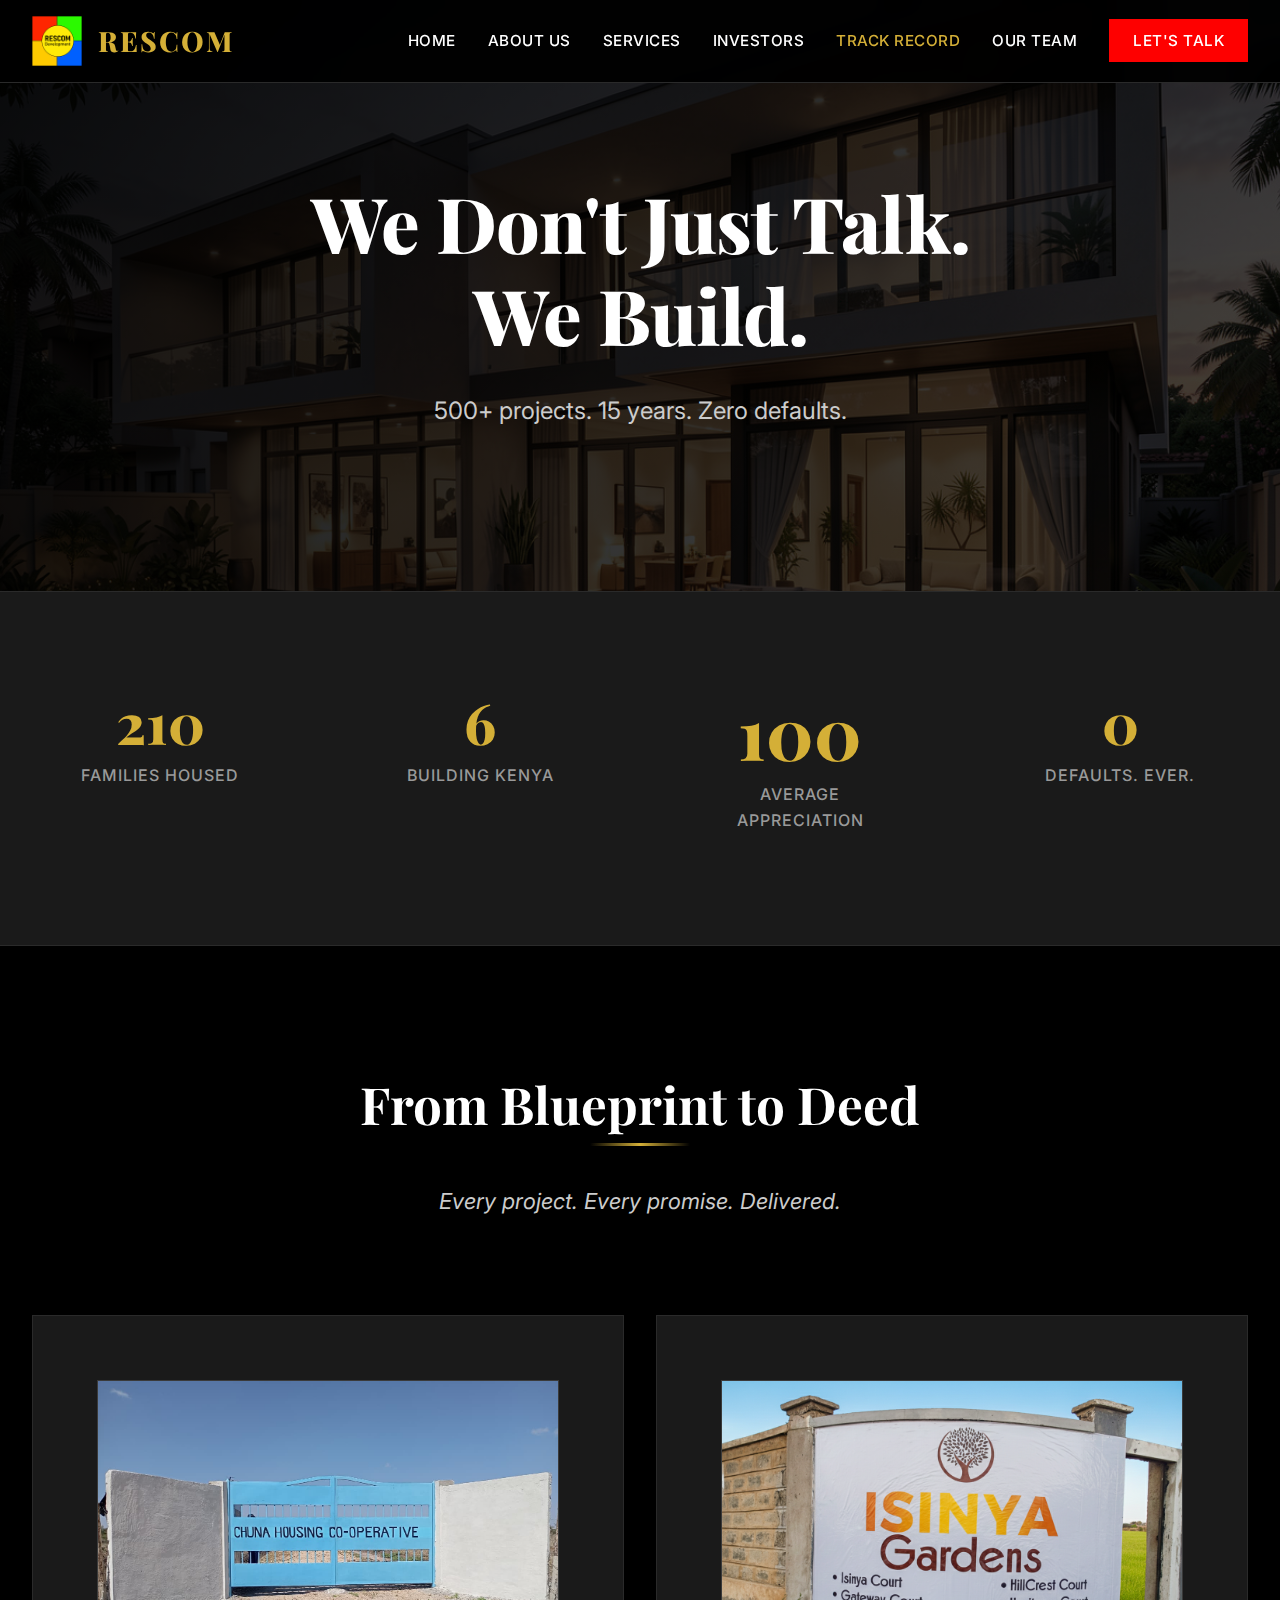
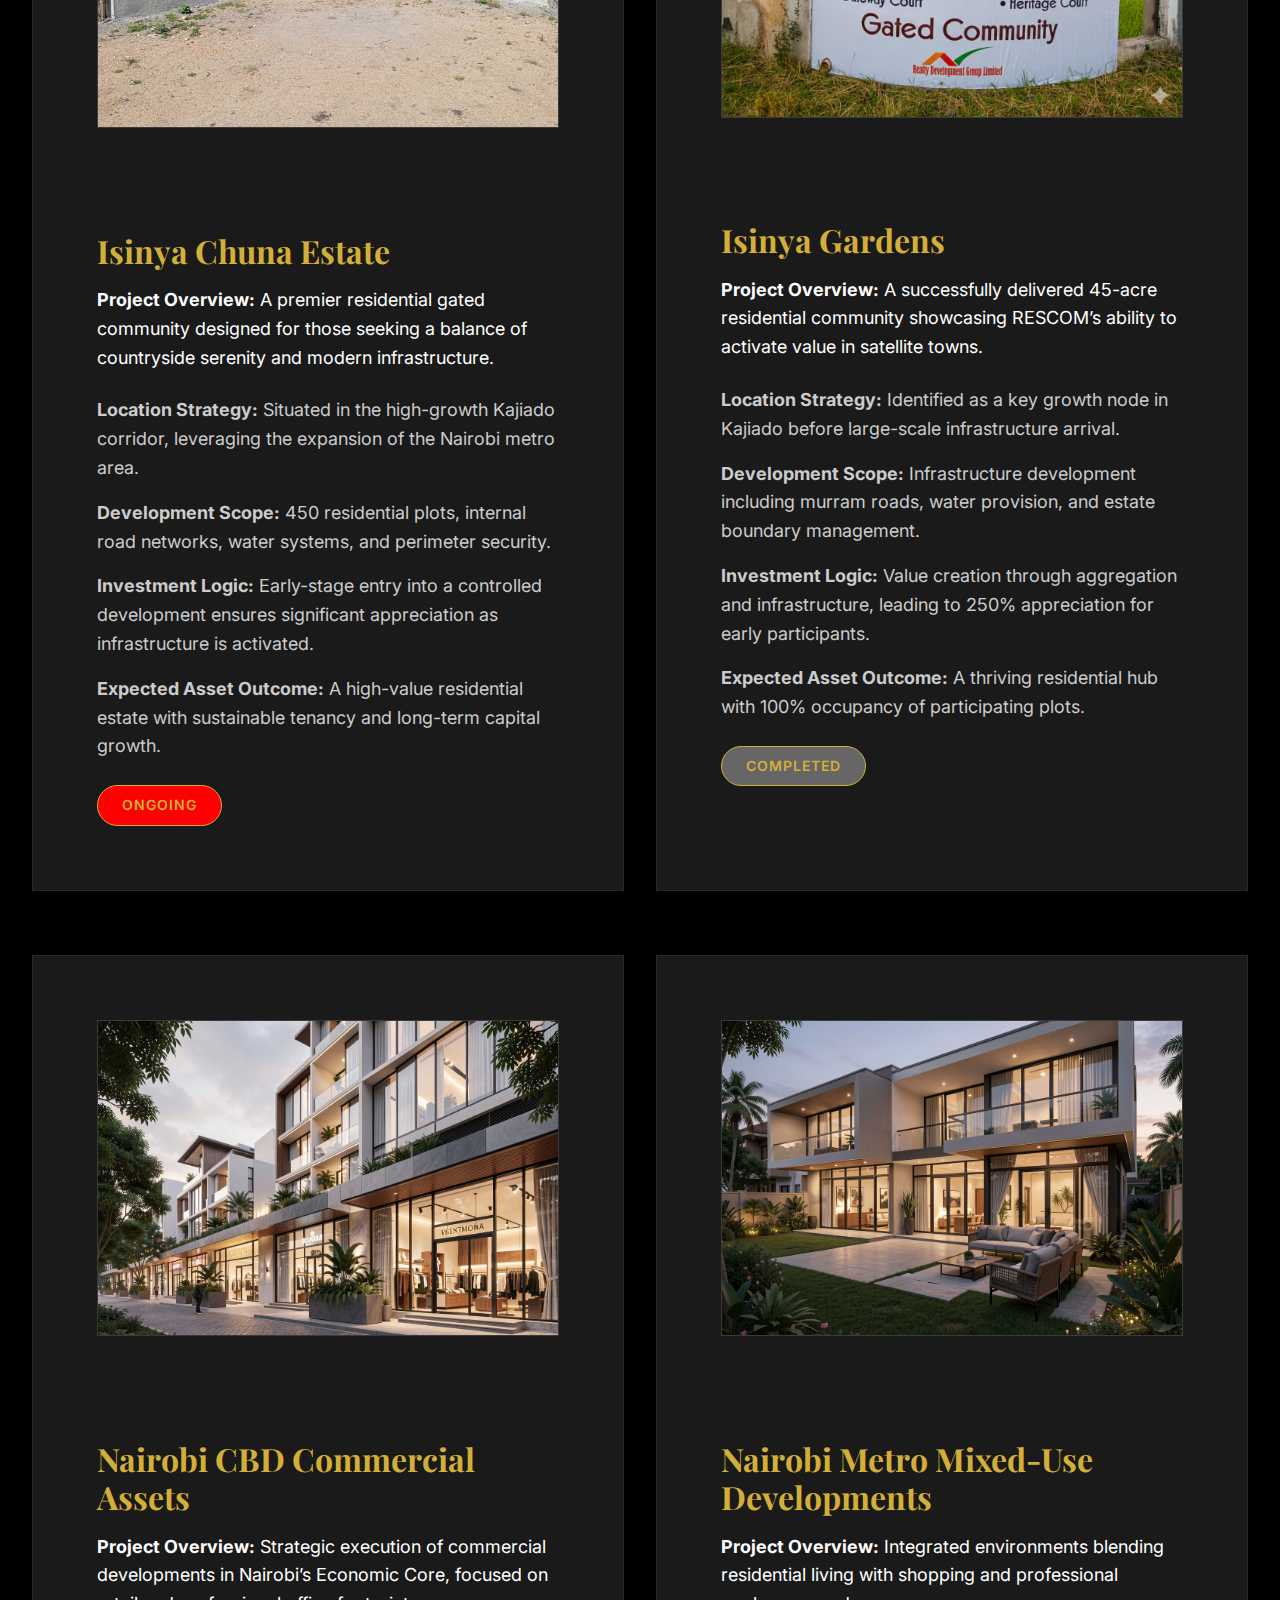
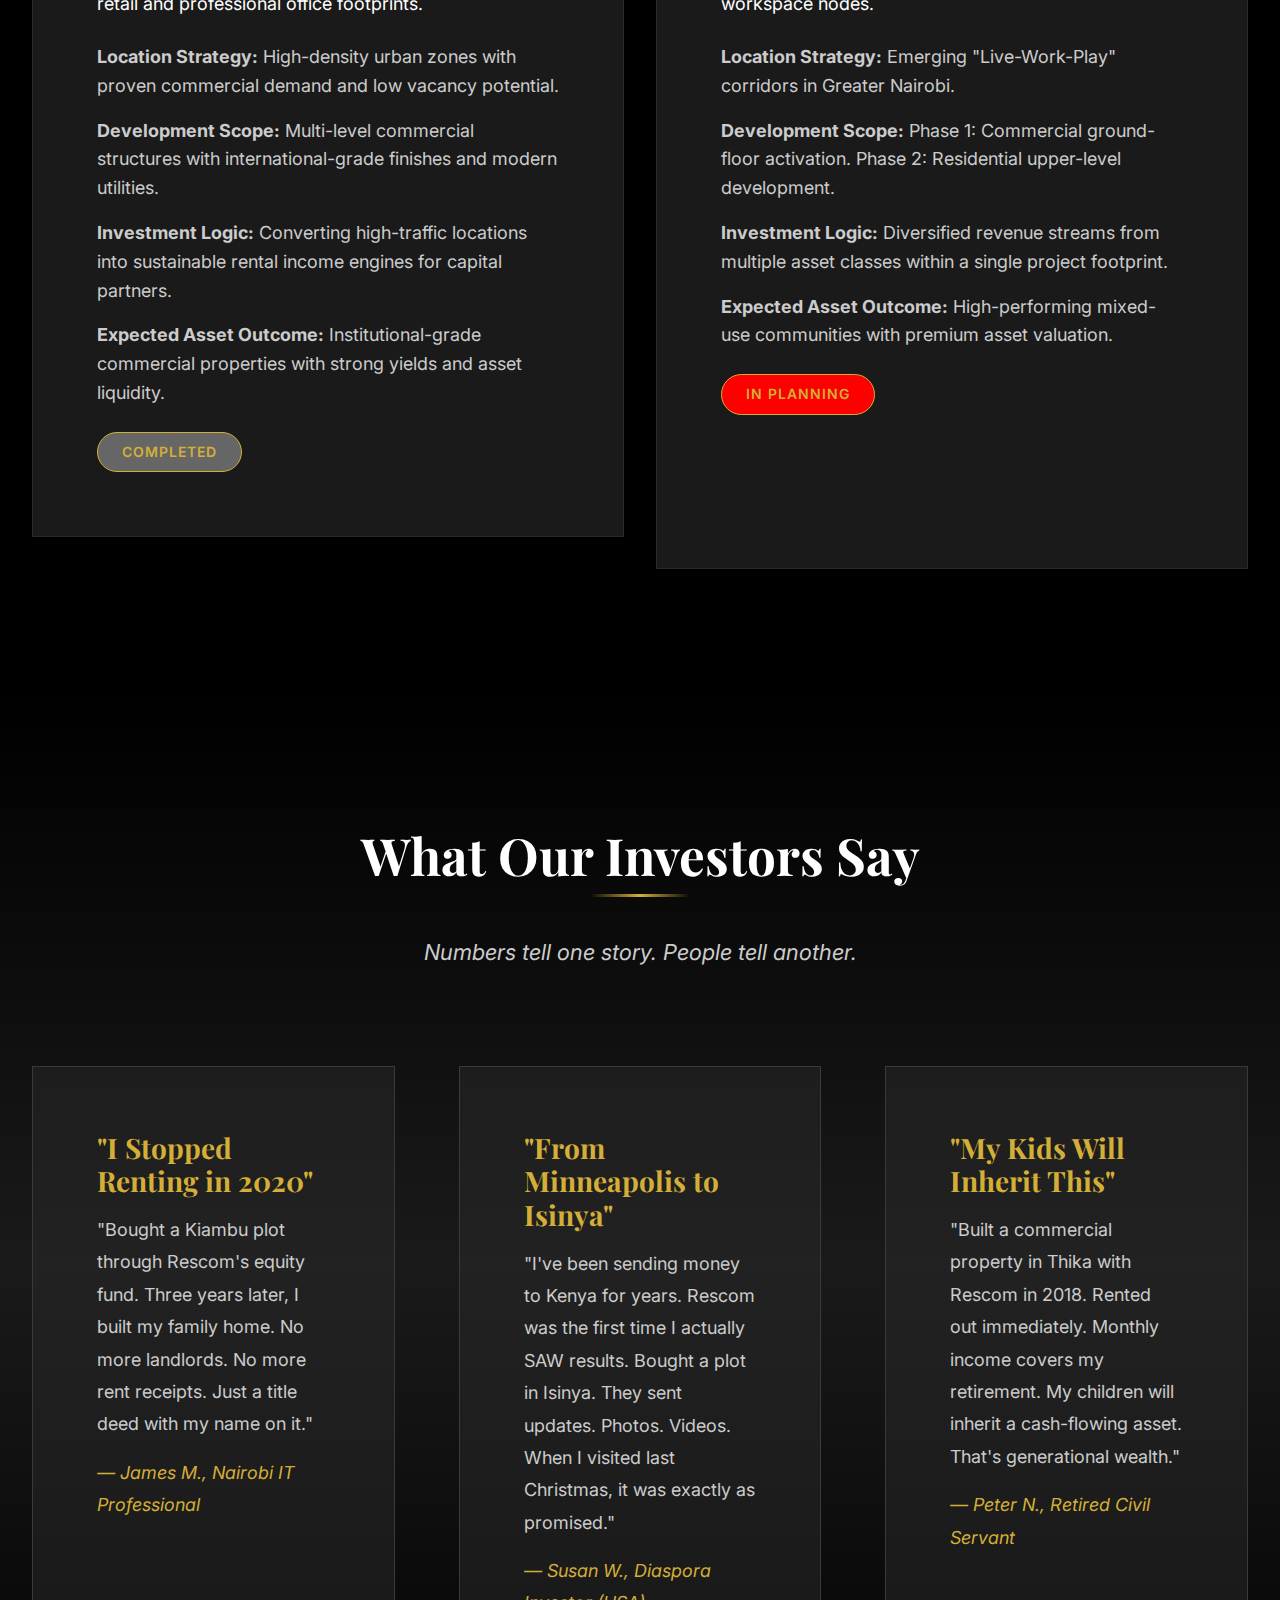
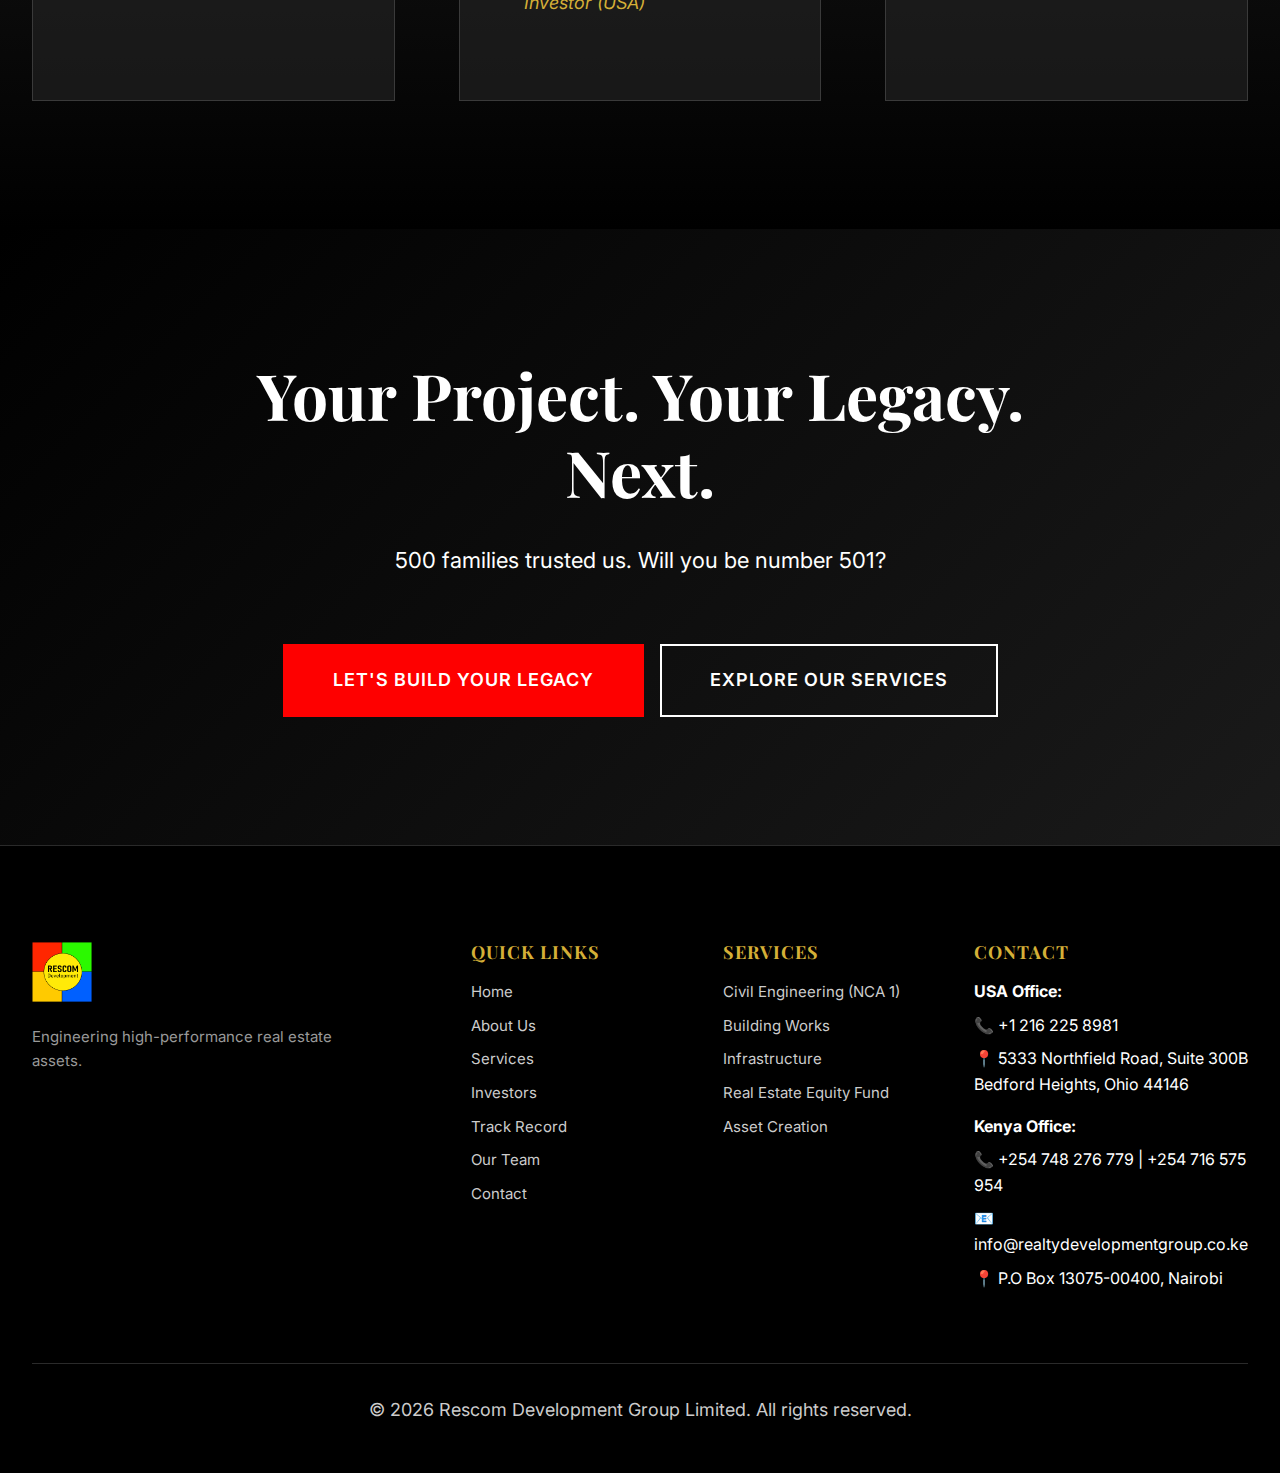
<file: projects.html>
<!DOCTYPE html>
<html lang="en">

<head>
    <meta charset="UTF-8">
    <meta name="viewport" content="width=device-width, initial-scale=1.0">
    <title>Track Record - 15 Years Building Kenya's Future</title>
    <meta name="description"
        content="From Nairobi CBD to Isinya. From Kiambu estates to Kajiado countryside. See what Rescom has delivered.">

    <!-- Canonical URL -->
    <link rel="canonical" href="https://realtydevelopmentgroup.co.ke/projects.html" />

    <!-- Open Graph / Facebook -->
    <meta property="og:type" content="website">
    <meta property="og:url" content="https://realtydevelopmentgroup.co.ke/projects.html">
    <meta property="og:title" content="Track Record - 15 Years Building Kenya's Future">
    <meta property="og:description"
        content="From Nairobi CBD to Isinya. From Kiambu estates to Kajiado countryside. See what Rescom has delivered.">
    <meta property="og:image" content="https://realtydevelopmentgroup.co.ke/assets/Isinya%20Chuna%20Estate.jpeg">

    <!-- Twitter -->
    <meta property="twitter:card" content="summary_large_image">
    <meta property="twitter:url" content="https://realtydevelopmentgroup.co.ke/projects.html">
    <meta property="twitter:title" content="Track Record - 15 Years Building Kenya's Future">
    <meta property="twitter:description"
        content="From Nairobi CBD to Isinya. From Kiambu estates to Kajiado countryside. See what Rescom has delivered.">
    <meta property="twitter:image" content="https://realtydevelopmentgroup.co.ke/assets/Isinya%20Chuna%20Estate.jpeg">

    <link rel="preconnect" href="https://fonts.googleapis.com">
    <link rel="preconnect" href="https://fonts.gstatic.com" crossorigin>
    <link
        href="https://fonts.googleapis.com/css2?family=Playfair+Display:wght@400;500;600;700;800&family=Inter:wght@300;400;500;600;700&display=swap"
        rel="stylesheet">
    <link rel="stylesheet" href="styles.css">
</head>

<body>
    <!-- Navigation -->
    <nav class="nav">
        <div class="container nav-container">
            <a href="index.html" class="logo">
                <img src="assets/Logo Rescom.png" alt="Rescom Development Group Limited">
                <span class="logo-text">RESCOM</span>
            </a>
            <button class="nav-toggle" aria-label="Toggle navigation">
                <span></span>
                <span></span>
                <span></span>
            </button>
            <ul class="nav-menu">
                <li><a href="index.html" class="nav-link">Home</a></li>
                <li><a href="about.html" class="nav-link">About Us</a></li>
                <li><a href="services.html" class="nav-link">Services</a></li>
                <li><a href="investors.html" class="nav-link">Investors</a></li>
                <li><a href="projects.html" class="nav-link active">Track Record</a></li>

                <li><a href="team.html" class="nav-link">Our Team</a></li>
                <li><a href="contact.html" class="nav-link btn-nav">Let's Talk</a></li>
            </ul>
        </div>
    </nav>

    <!-- Hero Section -->
    <section class="hero" style="min-height: 60vh;">
        <div class="hero-overlay"></div>
        <div class="container hero-content">
            <h1 class="hero-title">We Don't Just Talk.<br>We Build.</h1>
            <p class="hero-subtitle">500+ projects. 15 years. Zero defaults.</p>
        </div>
    </section>

    <!-- Stats Section -->
    <section id="stats" class="stats">
        <div class="container stats-container">
            <div class="stat-item">
                <h3 class="stat-number" data-target="500" style="font-size: 3.5rem;">500<span
                        style="font-size: 0.6em;">+</span></h3>
                <p class="stat-label">Families Housed</p>
            </div>
            <div class="stat-item">
                <h3 class="stat-number" data-target="15" style="font-size: 3.5rem;">15<span
                        style="font-size: 0.6em;">yrs</span></h3>
                <p class="stat-label">Building Kenya</p>
            </div>
            <div class="stat-item">
                <h3 class="stat-number" data-target="240">0</h3>
                <p class="stat-label">Average Appreciation</p>
            </div>
            <div class="stat-item">
                <h3 class="stat-number" data-target="0" style="font-size: 3.5rem;">0</h3>
                <p class="stat-label">Defaults. Ever.</p>
            </div>
        </div>
    </section>

    <!-- Portfolio Section -->
    <section id="portfolio" class="portfolio-section">
        <div class="container">
            <div class="section-header">
                <h2 class="section-title">From Blueprint to Deed</h2>
                <p class="section-intro">Every project. Every promise. Delivered.</p>
            </div>
            <div class="portfolio-grid">
                <!-- Project Item 1 -->
                <div class="portfolio-item-expanded"
                    style="background: var(--charcoal-dark); padding: var(--spacing-lg); border: 1px solid var(--charcoal-medium); margin-bottom: var(--spacing-md);">
                    <div
                        style="display: grid; grid-template-columns: repeat(auto-fit, minmax(300px, 1fr)); gap: var(--spacing-xl);">
                        <div>
                            <img src="assets/Isinya Chuna Estate.jpeg" alt="Isinya Chuna Estate"
                                style="width: 100%; border: 1px solid var(--charcoal-light);">
                        </div>
                        <div>
                            <h3 class="portfolio-title"
                                style="font-size: 2rem; color: var(--gold-accent); margin-bottom: 1rem;">Isinya Chuna
                                Estate</h3>
                            <p style="color: var(--white); margin-bottom: 1.5rem;"><strong>Project Overview:</strong> A
                                premier residential gated community designed for those seeking a balance of countryside
                                serenity and modern infrastructure.</p>
                            <p style="color: var(--gray-light); margin-bottom: 1rem;"><strong>Location
                                    Strategy:</strong> Situated in the high-growth Kajiado corridor, leveraging the
                                expansion of the Nairobi metro area.</p>
                            <p style="color: var(--gray-light); margin-bottom: 1rem;"><strong>Development
                                    Scope:</strong> 450 residential plots, internal road networks, water systems, and
                                perimeter security.</p>
                            <p style="color: var(--gray-light); margin-bottom: 1rem;"><strong>Investment Logic:</strong>
                                Early-stage entry into a controlled development ensures significant appreciation as
                                infrastructure is activated.</p>
                            <p style="color: var(--gray-light); margin-bottom: 1.5rem;"><strong>Expected Asset
                                    Outcome:</strong> A high-value residential estate with sustainable tenancy and
                                long-term capital growth.</p>
                            <div style="display: flex; gap: 1rem; align-items: center;">
                                <span class="badge" style="background: var(--red-accent);">Ongoing</span>
                            </div>
                        </div>
                    </div>
                </div>

                <!-- Project Item 2 -->
                <div class="portfolio-item-expanded"
                    style="background: var(--charcoal-dark); padding: var(--spacing-lg); border: 1px solid var(--charcoal-medium); margin-bottom: var(--spacing-md);">
                    <div
                        style="display: grid; grid-template-columns: repeat(auto-fit, minmax(300px, 1fr)); gap: var(--spacing-xl);">
                        <div>
                            <img src="assets/Isinya Gardens Kajiado.jpeg" alt="Isinya Gardens"
                                style="width: 100%; border: 1px solid var(--charcoal-light);">
                        </div>
                        <div>
                            <h3 class="portfolio-title"
                                style="font-size: 2rem; color: var(--gold-accent); margin-bottom: 1rem;">Isinya Gardens
                            </h3>
                            <p style="color: var(--white); margin-bottom: 1.5rem;"><strong>Project Overview:</strong> A
                                successfully delivered 45-acre residential community showcasing RESCOM’s ability to
                                activate value in satellite towns.</p>
                            <p style="color: var(--gray-light); margin-bottom: 1rem;"><strong>Location
                                    Strategy:</strong> Identified as a key growth node in Kajiado before large-scale
                                infrastructure arrival.</p>
                            <p style="color: var(--gray-light); margin-bottom: 1rem;"><strong>Development
                                    Scope:</strong> Infrastructure development including murram roads, water provision,
                                and estate boundary management.</p>
                            <p style="color: var(--gray-light); margin-bottom: 1rem;"><strong>Investment Logic:</strong>
                                Value creation through aggregation and infrastructure, leading to 250% appreciation for
                                early participants.</p>
                            <p style="color: var(--gray-light); margin-bottom: 1.5rem;"><strong>Expected Asset
                                    Outcome:</strong> A thriving residential hub with 100% occupancy of participating
                                plots.</p>
                            <div style="display: flex; gap: 1rem; align-items: center;">
                                <span class="badge" style="background: var(--gray-dark);">Completed</span>
                            </div>
                        </div>
                    </div>
                </div>

                <!-- Project Item 3: Commercial -->
                <div class="portfolio-item-expanded"
                    style="background: var(--charcoal-dark); padding: var(--spacing-lg); border: 1px solid var(--charcoal-medium); margin-bottom: var(--spacing-md);">
                    <div
                        style="display: grid; grid-template-columns: repeat(auto-fit, minmax(300px, 1fr)); gap: var(--spacing-xl);">
                        <div>
                            <img src="assets/Commercial Nairobi.png" alt="Commercial Asset"
                                style="width: 100%; border: 1px solid var(--charcoal-light);">
                        </div>
                        <div>
                            <h3 class="portfolio-title"
                                style="font-size: 2rem; color: var(--gold-accent); margin-bottom: 1rem;">Nairobi CBD
                                Commercial Assets</h3>
                            <p style="color: var(--white); margin-bottom: 1.5rem;"><strong>Project Overview:</strong>
                                Strategic execution of commercial developments in Nairobi’s Economic Core, focused on
                                retail and professional office footprints.</p>
                            <p style="color: var(--gray-light); margin-bottom: 1rem;"><strong>Location
                                    Strategy:</strong> High-density urban zones with proven commercial demand and low
                                vacancy potential.</p>
                            <p style="color: var(--gray-light); margin-bottom: 1rem;"><strong>Development
                                    Scope:</strong> Multi-level commercial structures with international-grade finishes
                                and modern utilities.</p>
                            <p style="color: var(--gray-light); margin-bottom: 1rem;"><strong>Investment Logic:</strong>
                                Converting high-traffic locations into sustainable rental income engines for capital
                                partners.</p>
                            <p style="color: var(--gray-light); margin-bottom: 1.5rem;"><strong>Expected Asset
                                    Outcome:</strong> Institutional-grade commercial properties with strong yields and
                                asset liquidity.</p>
                            <div style="display: flex; gap: 1rem; align-items: center;">
                                <span class="badge" style="background: var(--gray-dark);">Completed</span>
                            </div>
                        </div>
                    </div>
                </div>

                <!-- Project Item 4: Mixed-Use -->
                <div class="portfolio-item-expanded"
                    style="background: var(--charcoal-dark); padding: var(--spacing-lg); border: 1px solid var(--charcoal-medium);">
                    <div
                        style="display: grid; grid-template-columns: repeat(auto-fit, minmax(300px, 1fr)); gap: var(--spacing-xl);">
                        <div>
                            <img src="assets/Modern Residential.png" alt="Mixed Use Asset"
                                style="width: 100%; border: 1px solid var(--charcoal-light);">
                        </div>
                        <div>
                            <h3 class="portfolio-title"
                                style="font-size: 2rem; color: var(--gold-accent); margin-bottom: 1rem;">Nairobi Metro
                                Mixed-Use Developments</h3>
                            <p style="color: var(--white); margin-bottom: 1.5rem;"><strong>Project Overview:</strong>
                                Integrated environments blending residential living with shopping and professional
                                workspace nodes.</p>
                            <p style="color: var(--gray-light); margin-bottom: 1rem;"><strong>Location
                                    Strategy:</strong> Emerging "Live-Work-Play" corridors in Greater Nairobi.</p>
                            <p style="color: var(--gray-light); margin-bottom: 1rem;"><strong>Development
                                    Scope:</strong> Phase 1: Commercial ground-floor activation. Phase 2: Residential
                                upper-level development.</p>
                            <p style="color: var(--gray-light); margin-bottom: 1rem;"><strong>Investment Logic:</strong>
                                Diversified revenue streams from multiple asset classes within a single project
                                footprint.</p>
                            <p style="color: var(--gray-light); margin-bottom: 1.5rem;"><strong>Expected Asset
                                    Outcome:</strong> High-performing mixed-use communities with premium asset
                                valuation.</p>
                            <div style="display: flex; gap: 1rem; align-items: center;">
                                <span class="badge" style="background: var(--red-accent);">In Planning</span>
                            </div>
                        </div>
                    </div>
                </div>
            </div>
        </div>
    </section>

    <!-- Client Testimonial Style Section -->
    <section class="why-section">
        <div class="container">
            <div class="section-header">
                <h2 class="section-title">What Our Investors Say</h2>
                <p class="section-intro">Numbers tell one story. People tell another.</p>
            </div>
            <div class="why-grid">
                <div class="why-content">
                    <h3 class="content-title">"I Stopped Renting in 2020"</h3>
                    <p class="content-text">"Bought a Kiambu plot through Rescom's equity fund. Three years later, I
                        built my family home. No more landlords. No more rent receipts. Just a title deed with my name
                        on it."</p>
                    <p class="content-text" style="color: var(--gold-accent); font-style: italic;">— James M., Nairobi
                        IT Professional</p>
                </div>
                <div class="why-content">
                    <h3 class="content-title">"From Minneapolis to Isinya"</h3>
                    <p class="content-text">"I've been sending money to Kenya for years. Rescom was the first time I
                        actually SAW results. Bought a plot in Isinya. They sent updates. Photos. Videos. When I visited
                        last Christmas, it was exactly as promised."</p>
                    <p class="content-text" style="color: var(--gold-accent); font-style: italic;">— Susan W., Diaspora
                        Investor (USA)</p>
                </div>
                <div class="why-content">
                    <h3 class="content-title">"My Kids Will Inherit This"</h3>
                    <p class="content-text">"Built a commercial property in Thika with Rescom in 2018. Rented out
                        immediately. Monthly income covers my retirement. My children will inherit a cash-flowing asset.
                        That's generational wealth."</p>
                    <p class="content-text" style="color: var(--gold-accent); font-style: italic;">— Peter N., Retired
                        Civil Servant</p>
                </div>
            </div>
        </div>
    </section>

    <!-- CTA Section -->
    <section class="final-cta-section">
        <div class="container">
            <div class="final-cta-content">
                <h2 class="final-cta-title">Your Project. Your Legacy. Next.</h2>
                <p class="final-cta-text">500 families trusted us. Will you be number 501?</p>
                <div class="final-cta-buttons">
                    <a href="contact.html" class="btn btn-primary btn-large">Let's Build Your Legacy</a>
                    <a href="services.html" class="btn btn-secondary btn-large">Explore Our Services</a>
                </div>
            </div>
        </div>
    </section>

    <!-- Footer -->
    <footer class="footer">
        <div class="container">
            <div class="footer-content">
                <div class="footer-brand">
                    <img src="assets/Logo Rescom.png" alt="Rescom Development Group Limited" class="footer-logo">
                    <p class="footer-tagline">Engineering high-performance real estate assets.</p>
                </div>
                <div class="footer-links">
                    <h4>Quick Links</h4>
                    <ul>
                        <li><a href="index.html">Home</a></li>
                        <li><a href="about.html">About Us</a></li>
                        <li><a href="services.html">Services</a></li>
                        <li><a href="investors.html">Investors</a></li>
                        <li><a href="projects.html">Track Record</a></li>
                        <li><a href="team.html">Our Team</a></li>
                        <li><a href="contact.html">Contact</a></li>
                    </ul>
                </div>
                <div class="footer-links">
                    <h4>Services</h4>
                    <ul>
                        <li><a href="services.html#civil">Civil Engineering (NCA 1)</a></li>
                        <li><a href="services.html#building">Building Works</a></li>
                        <li><a href="services.html#infrastructure">Infrastructure</a></li>
                        <li><a href="services.html#equity">Real Estate Equity Fund</a></li>
                        <li><a href="services.html#land">Asset Creation</a></li>
                    </ul>
                </div>
                <div class="footer-links">
                    <h4>Contact</h4>
                    <ul>
                        <li><strong>USA Office:</strong></li>
                        <li>📞 +1 216 225 8981</li>
                        <li>📍 5333 Northfield Road, Suite 300B<br>Bedford Heights, Ohio 44146</li>
                        <li style="margin-top: 1rem;"><strong>Kenya Office:</strong></li>
                        <li>📞 +254 748 276 779 | +254 716 575 954</li>
                        <li>📧 info@realtydevelopmentgroup.co.ke</li>
                        <li>📍 P.O Box 13075-00400, Nairobi</li>
                    </ul>
                </div>
            </div>
            <div class="footer-bottom">
                <p>&copy; 2026 Rescom Development Group Limited. All rights reserved.</p>
            </div>
        </div>
    </footer>

    <script src="script.js"></script>
</body>

</html>
</file>
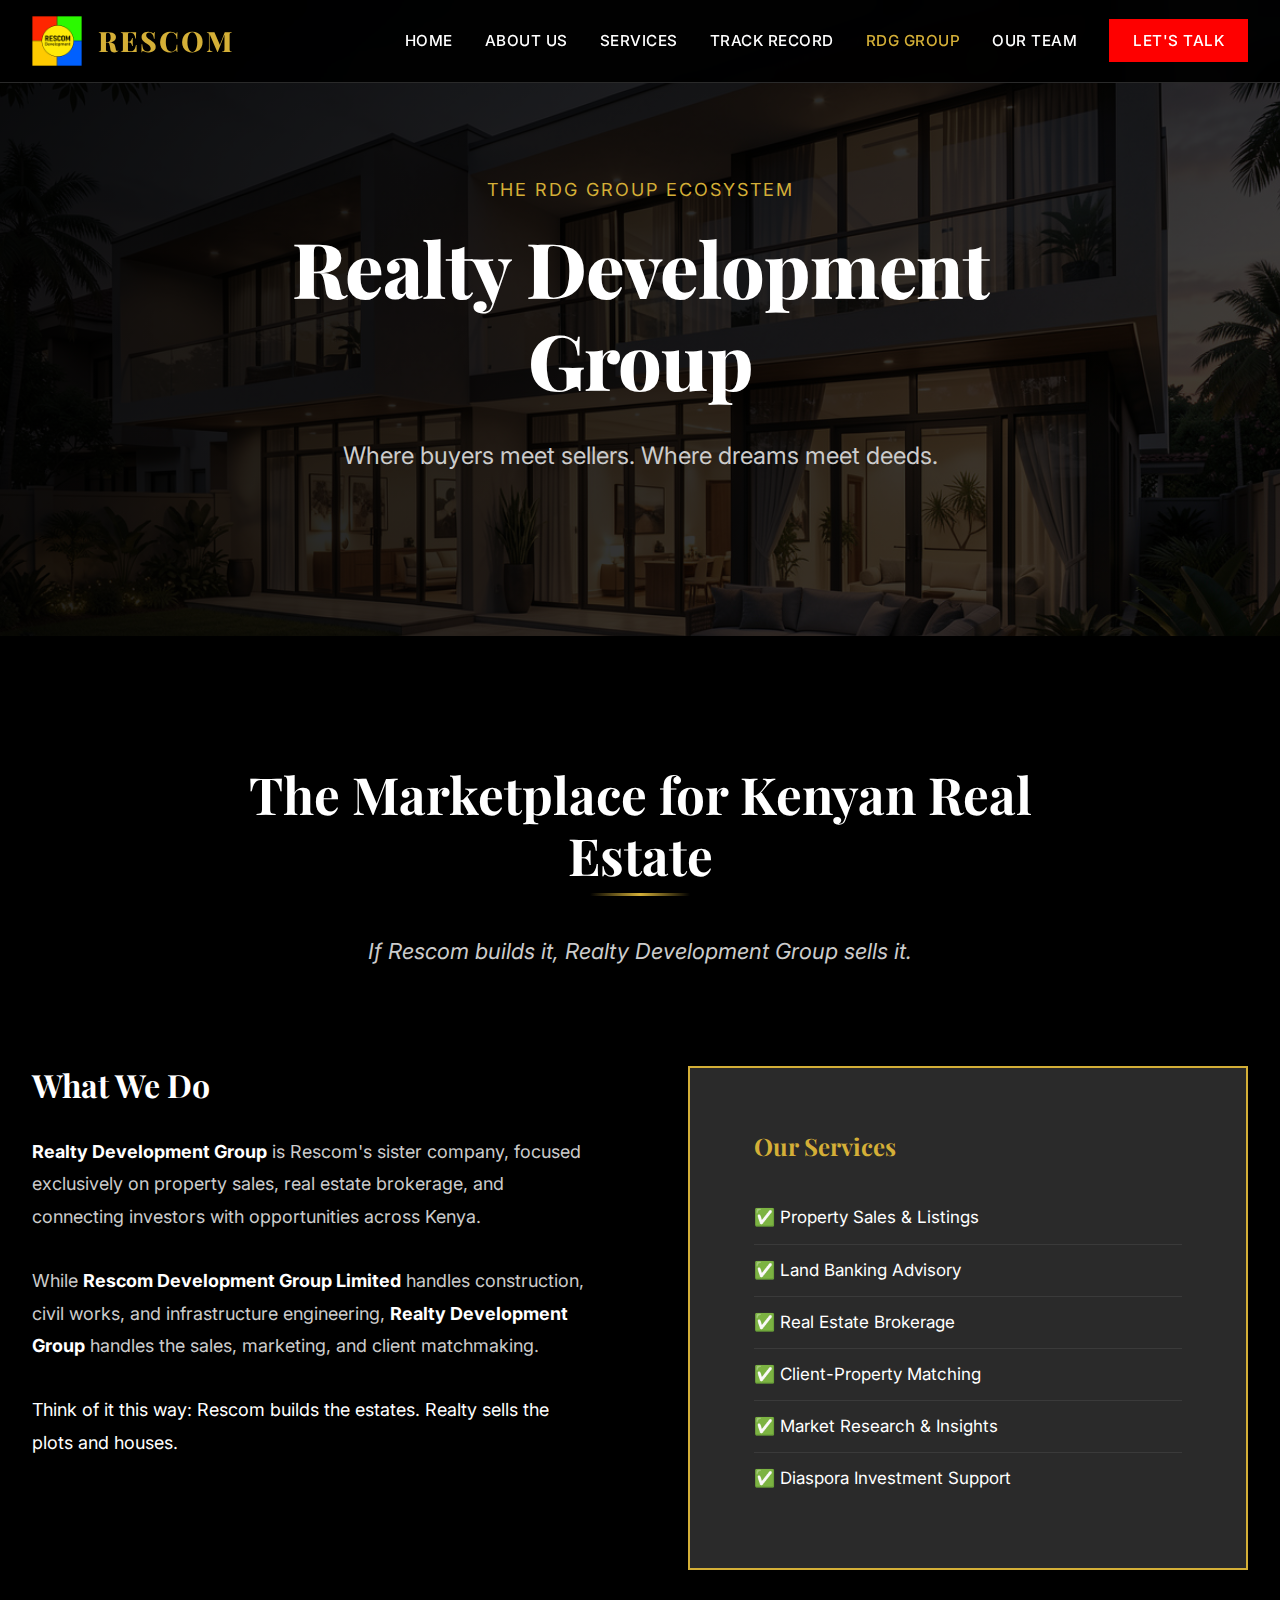
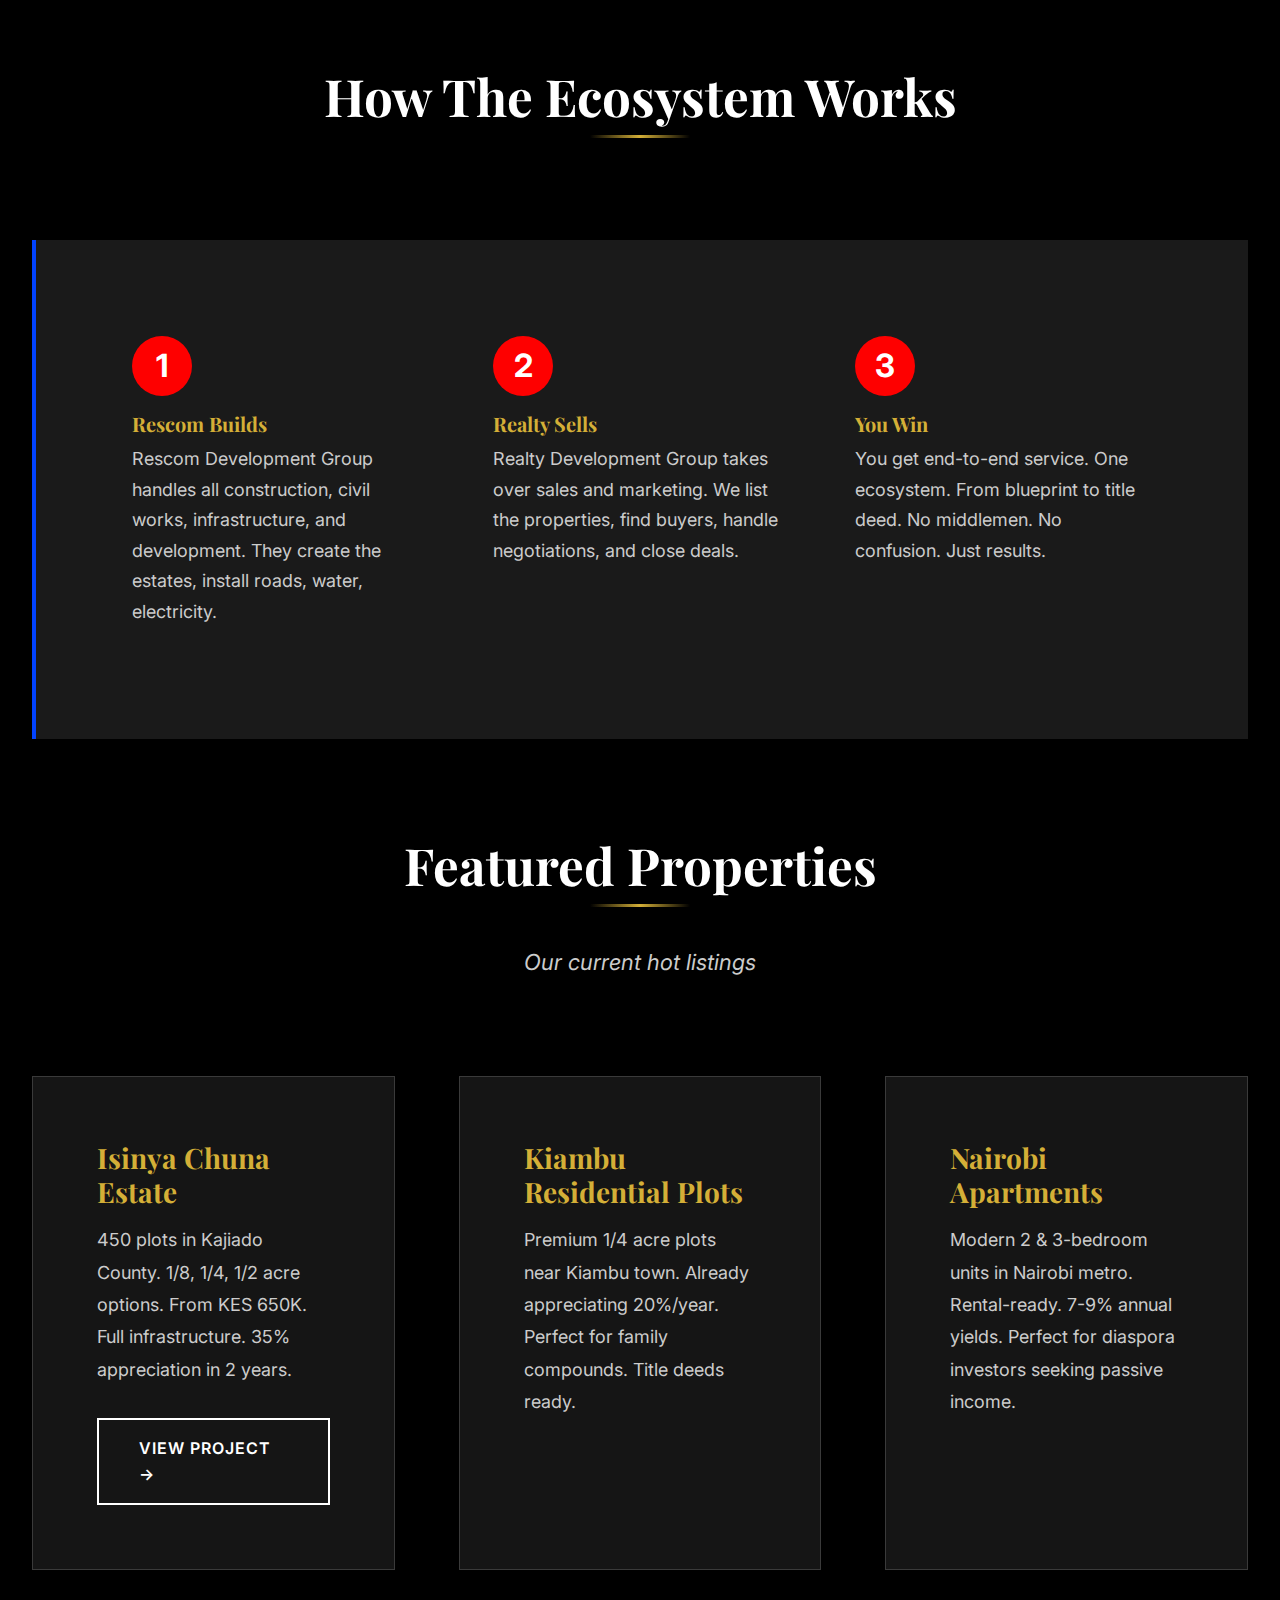
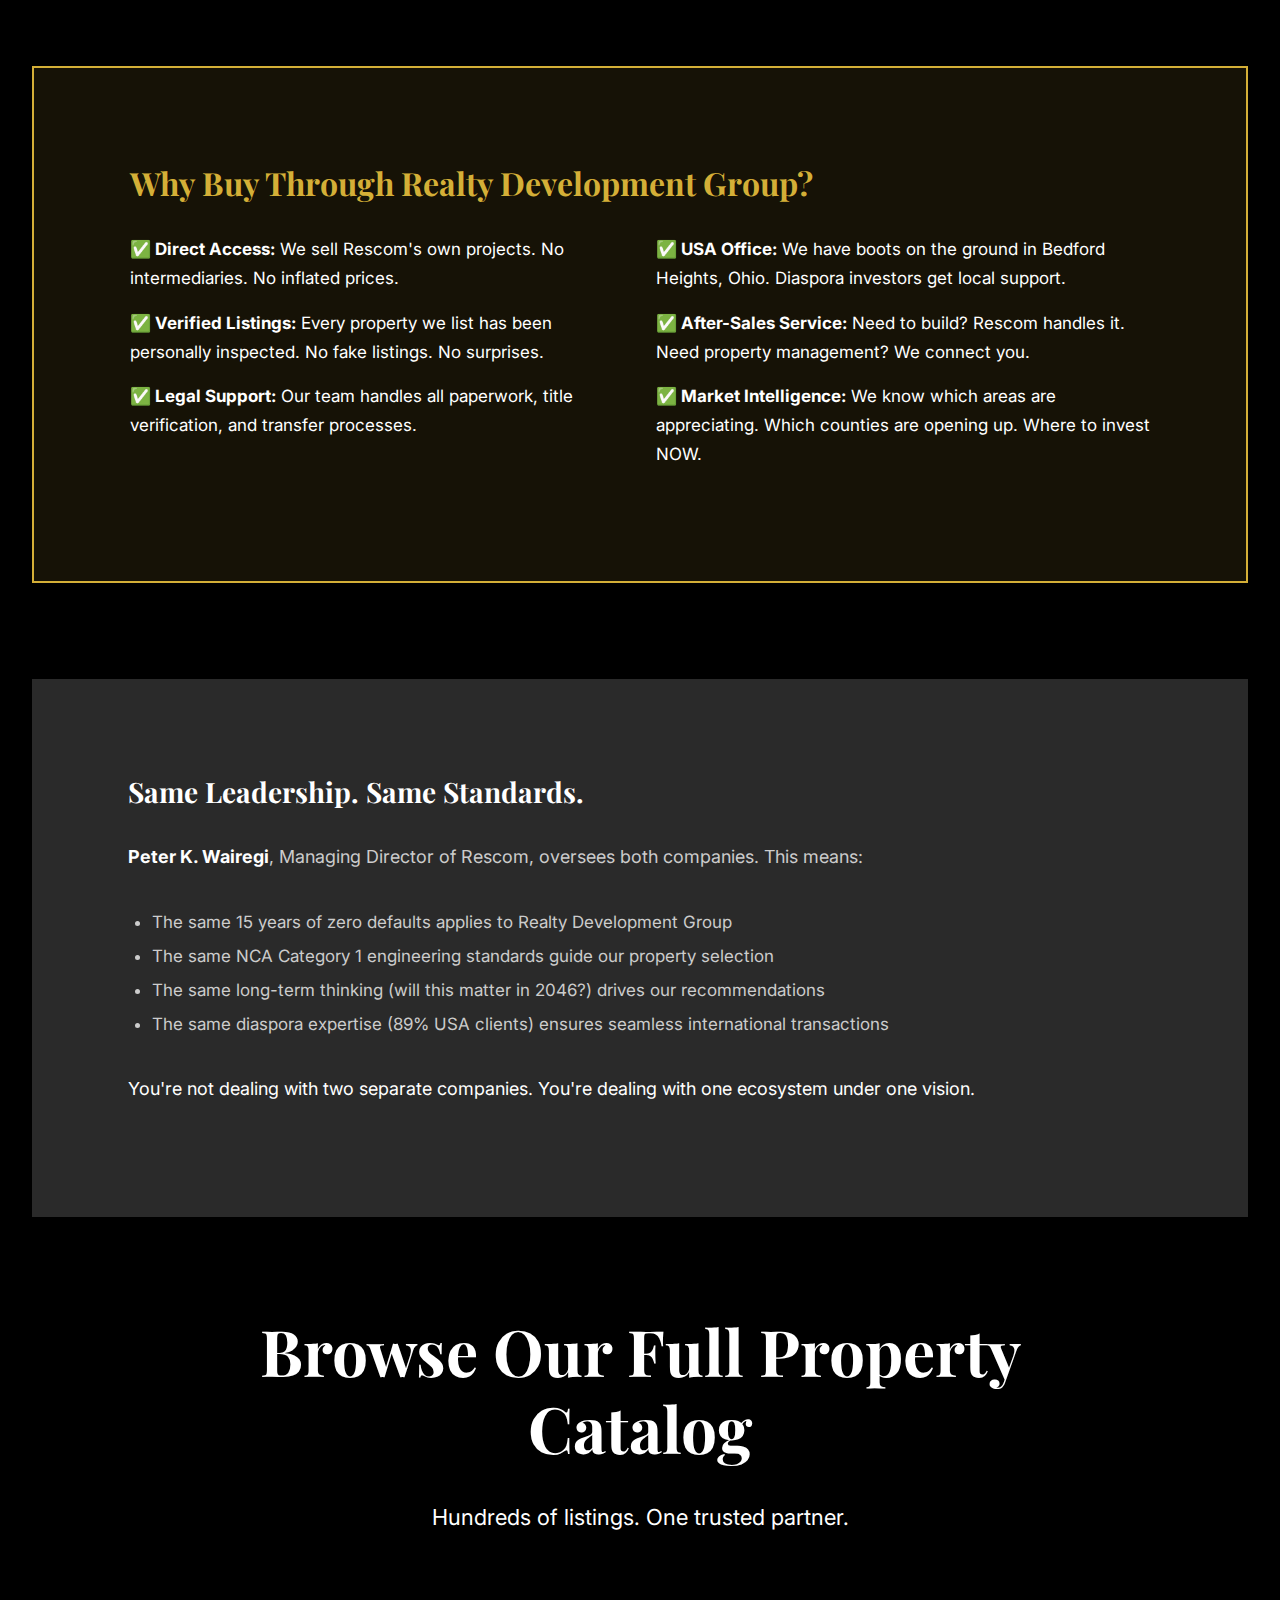
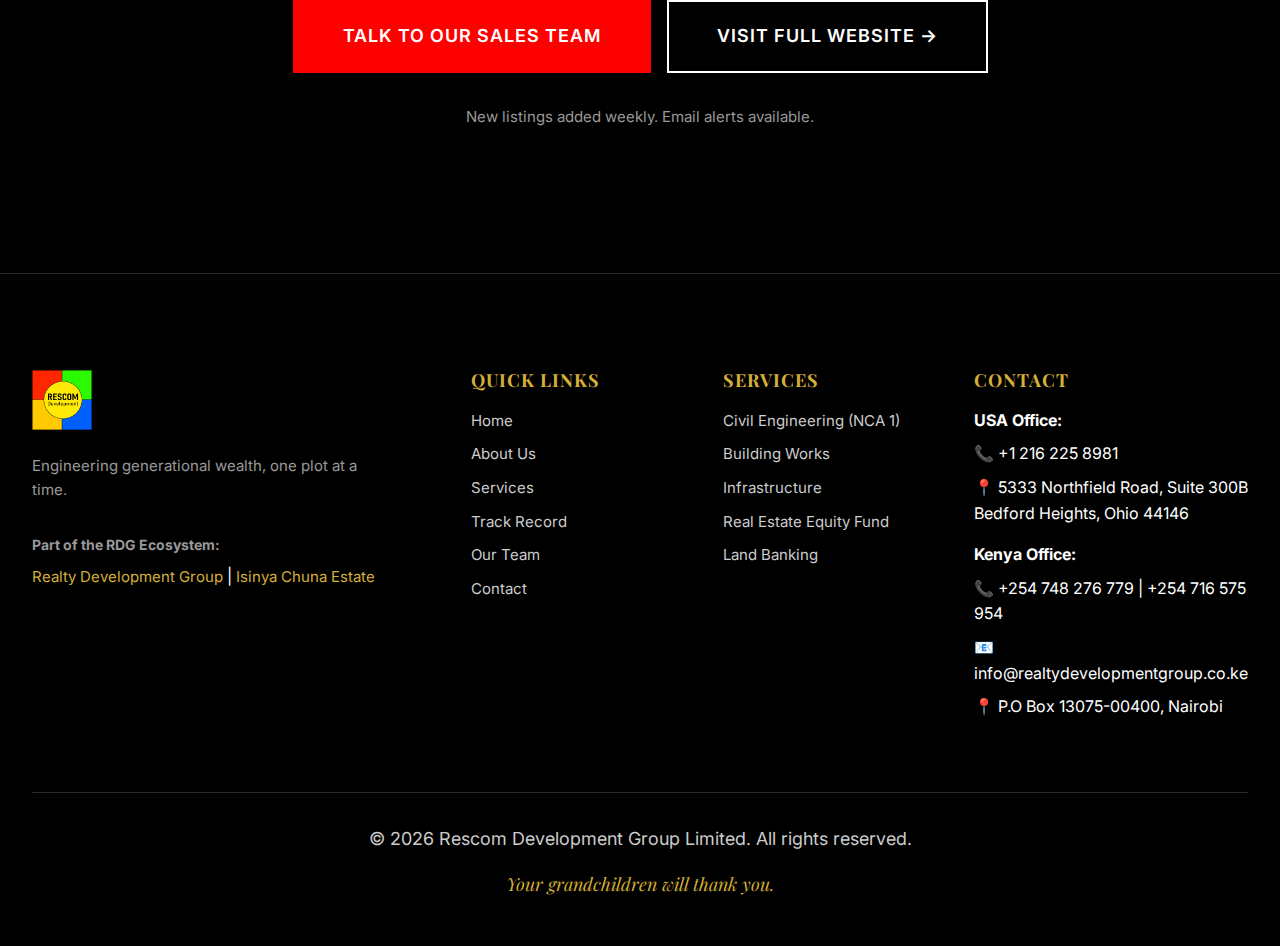
<file: realty-development.html>
<!DOCTYPE html>
<html lang="en">

<head>
    <meta charset="UTF-8">
    <meta name="viewport" content="width=device-width, initial-scale=1.0">
    <title>Realty Development Group - A Rescom Sister Company</title>
    <meta name="description"
        content="Realty Development Group: Rescom's sister company specializing in property sales, brokerage, and real estate matchmaking across Kenya.">
    <link rel="preconnect" href="https://fonts.googleapis.com">
    <link rel="preconnect" href="https://fonts.gstatic.com" crossorigin>
    <link
        href="https://fonts.googleapis.com/css2?family=Playfair+Display:wght@400;500;600;700;800&family=Inter:wght@300;400;500;600;700&display=swap"
        rel="stylesheet">
    <link rel="stylesheet" href="styles.css">
</head>

<body>
    <!-- Navigation -->
    <nav class="nav">
        <div class="container nav-container">
            <a href="index.html" class="logo">
                <img src="assets/Logo Rescom.png" alt="Rescom Development Group Limited">
                <span class="logo-text">RESCOM</span>
            </a>
            <button class="nav-toggle" aria-label="Toggle navigation">
                <span></span>
                <span></span>
                <span></span>
            </button>
            <ul class="nav-menu">
                <li><a href="index.html" class="nav-link">Home</a></li>
                <li><a href="about.html" class="nav-link">About Us</a></li>
                <li><a href="services.html" class="nav-link">Services</a></li>
                <li><a href="projects.html" class="nav-link">Track Record</a></li>
                <li class="nav-dropdown">
                    <a href="#" class="nav-link active">RDG Group</a>
                    <ul class="dropdown-menu">
                        <li><a href="realty-development.html">Realty Development</a></li>
                        <li><a href="isinya-chuna.html">Isinya Chuna Estate</a></li>
                    </ul>
                </li>
                <li><a href="team.html" class="nav-link">Our Team</a></li>
                <li><a href="contact.html" class="nav-link btn-nav">Let's Talk</a></li>
            </ul>
        </div>
    </nav>

    <!-- Hero Section -->
    <section class="hero" style="min-height: 60vh;">
        <div class="hero-overlay"></div>
        <div class="container hero-content">
            <p
                style="color: var(--gold-accent); font-size: 1.125rem; margin-bottom: 1rem; text-transform: uppercase; letter-spacing: 2px;">
                The RDG Group Ecosystem</p>
            <h1 class="hero-title">Realty Development Group</h1>
            <p class="hero-subtitle">Where buyers meet sellers. Where dreams meet deeds.</p>
        </div>
    </section>

    <!-- Overview -->
    <section class="services-section">
        <div class="container">
            <div class="section-header">
                <h2 class="section-title">The Marketplace for Kenyan Real Estate</h2>
                <p class="section-intro">If Rescom builds it, Realty Development Group sells it.</p>
            </div>

            <div
                style="display: grid; grid-template-columns: 1fr 1fr; gap: var(--spacing-xl); margin-bottom: var(--spacing-xl);">
                <div>
                    <h3 style="color: var(--white); font-size: 2rem; margin-bottom: var(--spacing-md);">What We Do</h3>

                    <p
                        style="font-size: 1.125rem; color: var(--gray-light); line-height: 1.8; margin-bottom: var(--spacing-md);">
                        <strong style="color: var(--white);">Realty Development Group</strong> is Rescom's sister
                        company, focused exclusively on property sales, real estate brokerage, and connecting investors
                        with opportunities across Kenya.
                    </p>

                    <p
                        style="font-size: 1.125rem; color: var(--gray-light); line-height: 1.8; margin-bottom: var(--spacing-md);">
                        While <strong style="color: var(--white);">Rescom Development Group Limited</strong> handles
                        construction, civil works, and infrastructure engineering, <strong
                            style="color: var(--white);">Realty Development Group</strong> handles the sales, marketing,
                        and client matchmaking.
                    </p>

                    <p style="font-size: 1.125rem; color: var(--white); line-height: 1.8;">
                        Think of it this way: Rescom builds the estates. Realty sells the plots and houses.
                    </p>
                </div>

                <div
                    style="background: var(--charcoal-medium); padding: var(--spacing-lg); border: 2px solid var(--gold-accent);">
                    <h4 style="color: var(--gold-accent); font-size: 1.5rem; margin-bottom: var(--spacing-md);">Our
                        Services</h4>
                    <ul style="list-style: none; padding: 0;">
                        <li
                            style="padding: 0.75rem 0; border-bottom: 1px solid var(--charcoal-light); color: var(--white); font-size: 1.0625rem;">
                            ✅ Property Sales & Listings</li>
                        <li
                            style="padding: 0.75rem 0; border-bottom: 1px solid var(--charcoal-light); color: var(--white); font-size: 1.0625rem;">
                            ✅ Land Banking Advisory</li>
                        <li
                            style="padding: 0.75rem 0; border-bottom: 1px solid var(--charcoal-light); color: var(--white); font-size: 1.0625rem;">
                            ✅ Real Estate Brokerage</li>
                        <li
                            style="padding: 0.75rem 0; border-bottom: 1px solid var(--charcoal-light); color: var(--white); font-size: 1.0625rem;">
                            ✅ Client-Property Matching</li>
                        <li
                            style="padding: 0.75rem 0; border-bottom: 1px solid var(--charcoal-light); color: var(--white); font-size: 1.0625rem;">
                            ✅ Market Research & Insights</li>
                        <li style="padding: 0.75rem 0; color: var(--white); font-size: 1.0625rem;">✅ Diaspora Investment
                            Support</li>
                    </ul>
                </div>
            </div>

            <!-- How We Work -->
            <div class="section-header">
                <h2 class="section-title">How The Ecosystem Works</h2>
            </div>

            <div
                style="background: var(--charcoal-dark); padding: var(--spacing-xl); border-left: 4px solid var(--blue-accent); margin-bottom: var(--spacing-xl);">
                <div style="display: grid; grid-template-columns: 1fr 1fr 1fr; gap: var(--spacing-lg);">
                    <div>
                        <div
                            style="background: var(--red-accent); width: 60px; height: 60px; border-radius: 50%; display: flex; align-items: center; justify-content: center; margin-bottom: 1rem;">
                            <span style="font-size: 2rem; color: var(--white); font-weight: 700;">1</span>
                        </div>
                        <h4 style="color: var(--gold-accent); font-size: 1.25rem; margin-bottom: 0.5rem;">Rescom Builds
                        </h4>
                        <p style="color: var(--gray-light); line-height: 1.7;">Rescom Development Group handles all
                            construction, civil works, infrastructure, and development. They create the estates, install
                            roads, water, electricity.</p>
                    </div>

                    <div>
                        <div
                            style="background: var(--red-accent); width: 60px; height: 60px; border-radius: 50%; display: flex; align-items: center; justify-content: center; margin-bottom: 1rem;">
                            <span style="font-size: 2rem; color: var(--white); font-weight: 700;">2</span>
                        </div>
                        <h4 style="color: var(--gold-accent); font-size: 1.25rem; margin-bottom: 0.5rem;">Realty Sells
                        </h4>
                        <p style="color: var(--gray-light); line-height: 1.7;">Realty Development Group takes over sales
                            and marketing. We list the properties, find buyers, handle negotiations, and close deals.
                        </p>
                    </div>

                    <div>
                        <div
                            style="background: var(--red-accent); width: 60px; height: 60px; border-radius: 50%; display: flex; align-items: center; justify-content: center; margin-bottom: 1rem;">
                            <span style="font-size: 2rem; color: var(--white); font-weight: 700;">3</span>
                        </div>
                        <h4 style="color: var(--gold-accent); font-size: 1.25rem; margin-bottom: 0.5rem;">You Win</h4>
                        <p style="color: var(--gray-light); line-height: 1.7;">You get end-to-end service. One
                            ecosystem. From blueprint to title deed. No middlemen. No confusion. Just results.</p>
                    </div>
                </div>
            </div>

            <!-- Current Listings -->
            <div class="section-header">
                <h2 class="section-title">Featured Properties</h2>
                <p class="section-intro">Our current hot listings</p>
            </div>

            <div class="why-grid" style="margin-bottom: var(--spacing-xl);">
                <div class="why-content">
                    <h3 class="content-title">Isinya Chuna Estate</h3>
                    <p class="content-text">450 plots in Kajiado County. 1/8, 1/4, 1/2 acre options. From KES 650K. Full
                        infrastructure. 35% appreciation in 2 years.</p>
                    <a href="isinya-chuna.html" class="btn btn-secondary"
                        style="margin-top: 1rem; display: inline-block;">View Project →</a>
                </div>
                <div class="why-content">
                    <h3 class="content-title">Kiambu Residential Plots</h3>
                    <p class="content-text">Premium 1/4 acre plots near Kiambu town. Already appreciating 20%/year.
                        Perfect for family compounds. Title deeds ready.</p>
                </div>
                <div class="why-content">
                    <h3 class="content-title">Nairobi Apartments</h3>
                    <p class="content-text">Modern 2 & 3-bedroom units in Nairobi metro. Rental-ready. 7-9% annual
                        yields. Perfect for diaspora investors seeking passive income.</p>
                </div>
            </div>

            <!-- Why Buy Through Us -->
            <div
                style="background: rgba(212, 175, 55, 0.1); padding: var(--spacing-xl); border: 2px solid var(--gold-accent); margin-bottom: var(--spacing-xl);">
                <h3 style="color: var(--gold-accent); font-size: 2rem; margin-bottom: var(--spacing-md);">Why Buy
                    Through Realty Development Group?</h3>

                <div style="display: grid; grid-template-columns: 1fr 1fr; gap: var(--spacing-md);">
                    <div>
                        <p
                            style="font-size: 1.0625rem; color: var(--white); line-height: 1.7; margin-bottom: var(--spacing-sm);">
                            <strong>✅ Direct Access:</strong> We sell Rescom's own projects. No intermediaries. No
                            inflated prices.</p>
                        <p
                            style="font-size: 1.0625rem; color: var(--white); line-height: 1.7; margin-bottom: var(--spacing-sm);">
                            <strong>✅ Verified Listings:</strong> Every property we list has been personally inspected.
                            No fake listings. No surprises.</p>
                        <p
                            style="font-size: 1.0625rem; color: var(--white); line-height: 1.7; margin-bottom: var(--spacing-sm);">
                            <strong>✅ Legal Support:</strong> Our team handles all paperwork, title verification, and
                            transfer processes.</p>
                    </div>
                    <div>
                        <p
                            style="font-size: 1.0625rem; color: var(--white); line-height: 1.7; margin-bottom: var(--spacing-sm);">
                            <strong>✅ USA Office:</strong> We have boots on the ground in Bedford Heights, Ohio.
                            Diaspora investors get local support.</p>
                        <p
                            style="font-size: 1.0625rem; color: var(--white); line-height: 1.7; margin-bottom: var(--spacing-sm);">
                            <strong>✅ After-Sales Service:</strong> Need to build? Rescom handles it. Need property
                            management? We connect you.</p>
                        <p style="font-size: 1.0625rem; color: var(--white); line-height: 1.7;"><strong>✅ Market
                                Intelligence:</strong> We know which areas are appreciating. Which counties are opening
                            up. Where to invest NOW.</p>
                    </div>
                </div>
            </div>

            <!-- Leadership Connection -->
            <div
                style="background: var(--charcoal-medium); padding: var(--spacing-xl); margin-bottom: var(--spacing-xl);">
                <h3 style="color: var(--white); font-size: 1.75rem; margin-bottom: var(--spacing-md);">Same Leadership.
                    Same Standards.</h3>
                <p
                    style="font-size: 1.125rem; color: var(--gray-light); line-height: 1.8; margin-bottom: var(--spacing-md);">
                    <strong style="color: var(--white);">Peter K. Wairegi</strong>, Managing Director of Rescom,
                    oversees both companies. This means:
                </p>
                <ul style="font-size: 1.0625rem; color: var(--gray-light); line-height: 2; padding-left: 1.5rem;">
                    <li>The same 15 years of zero defaults applies to Realty Development Group</li>
                    <li>The same NCA Category 1 engineering standards guide our property selection</li>
                    <li>The same long-term thinking (will this matter in 2046?) drives our recommendations</li>
                    <li>The same diaspora expertise (89% USA clients) ensures seamless international transactions</li>
                </ul>
                <p style="font-size: 1.125rem; color: var(--white); line-height: 1.8; margin-top: var(--spacing-md);">
                    You're not dealing with two separate companies. You're dealing with one ecosystem under one vision.
                </p>
            </div>

            <!-- CTA -->
            <div class="final-cta-content" style="text-align: center;">
                <h2 class="final-cta-title">Browse Our Full Property Catalog</h2>
                <p class="final-cta-text">Hundreds of listings. One trusted partner.</p>
                <div class="final-cta-buttons">
                    <a href="contact.html" class="btn btn-primary btn-large">Talk To Our Sales Team</a>
                    <a href="https://realty-ivory.vercel.app/" target="_blank" class="btn btn-secondary btn-large">Visit
                        Full Website →</a>
                </div>
                <p style="margin-top: var(--spacing-md); font-size: 0.9375rem; color: var(--gray-medium);">New listings
                    added weekly. Email alerts available.</p>
            </div>
        </div>
    </section>

    <!-- Footer -->
    <footer class="footer">
        <div class="container">
            <div class="footer-content">
                <div class="footer-brand">
                    <img src="assets/Logo Rescom.png" alt="Rescom Development Group Limited" class="footer-logo">
                    <p class="footer-tagline">Engineering generational wealth, one plot at a time.</p>
                    <div class="footer-social">
                        <p><strong>Part of the RDG Ecosystem:</strong></p>
                        <a href="realty-development.html">Realty Development Group</a> |
                        <a href="isinya-chuna.html">Isinya Chuna Estate</a>
                    </div>
                </div>
                <div class="footer-links">
                    <h4>Quick Links</h4>
                    <ul>
                        <li><a href="index.html">Home</a></li>
                        <li><a href="about.html">About Us</a></li>
                        <li><a href="services.html">Services</a></li>
                        <li><a href="projects.html">Track Record</a></li>
                        <li><a href="team.html">Our Team</a></li>
                        <li><a href="contact.html">Contact</a></li>
                    </ul>
                </div>
                <div class="footer-links">
                    <h4>Services</h4>
                    <ul>
                        <li><a href="services.html#civil">Civil Engineering (NCA 1)</a></li>
                        <li><a href="services.html#building">Building Works</a></li>
                        <li><a href="services.html#infrastructure">Infrastructure</a></li>
                        <li><a href="services.html#equity">Real Estate Equity Fund</a></li>
                        <li><a href="services.html#land">Land Banking</a></li>
                    </ul>
                </div>
                <div class="footer-links">
                    <h4>Contact</h4>
                    <ul>
                        <li><strong>USA Office:</strong></li>
                        <li>📞 +1 216 225 8981</li>
                        <li>📍 5333 Northfield Road, Suite 300B<br>Bedford Heights, Ohio 44146</li>
                        <li style="margin-top: 1rem;"><strong>Kenya Office:</strong></li>
                        <li>📞 +254 748 276 779 | +254 716 575 954</li>
                        <li>📧 info@realtydevelopmentgroup.co.ke</li>
                        <li>📍 P.O Box 13075-00400, Nairobi</li>
                    </ul>
                </div>
            </div>
            <div class="footer-bottom">
                <p>&copy; 2026 Rescom Development Group Limited. All rights reserved.</p>
                <p class="footer-note">Your grandchildren will thank you.</p>
            </div>
        </div>
    </footer>

    <script src="script.js"></script>
</body>

</html>
</file>
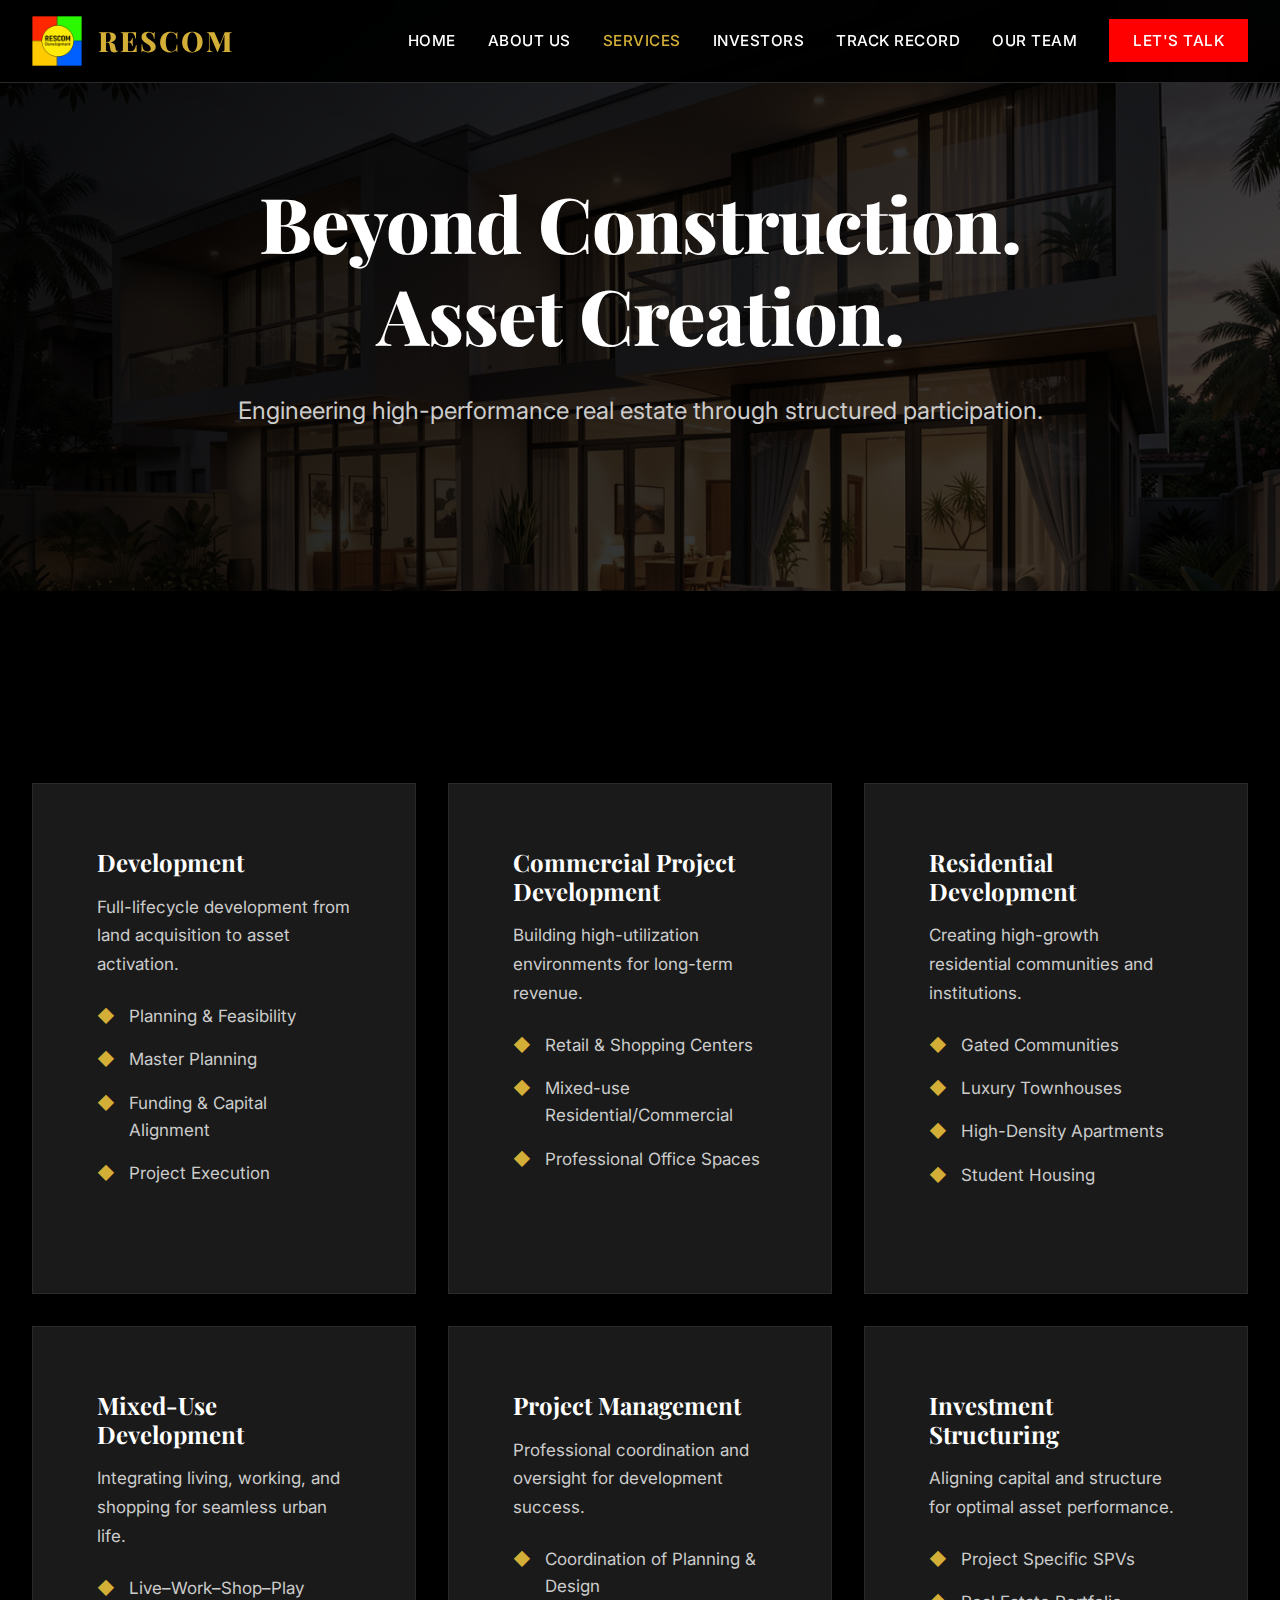
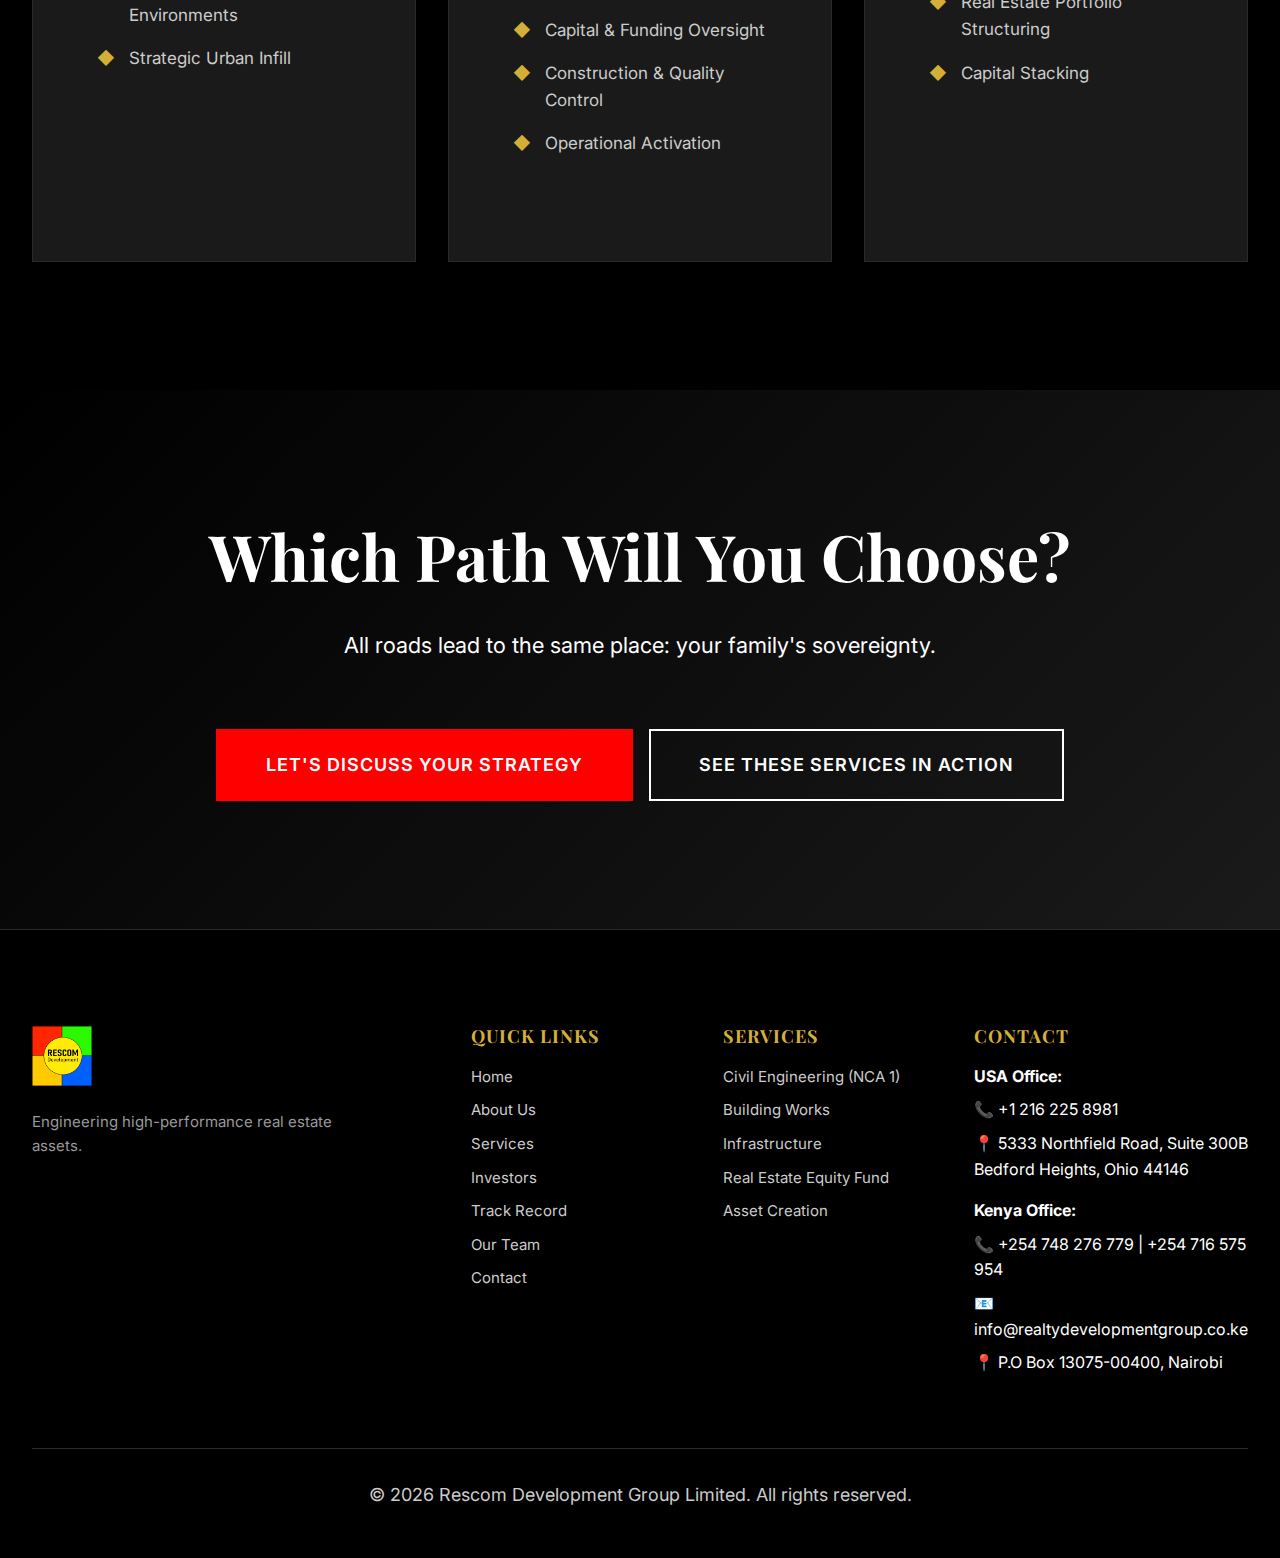
<file: services.html>
<!DOCTYPE html>
<html lang="en">

<head>
    <meta charset="UTF-8">
    <meta name="viewport" content="width=device-width, initial-scale=1.0">
    <title>Our Services - How Rescom Builds Your Wealth</title>
    <meta name="description"
        content="From NCA 1 Civil Works to Real Estate Equity Funds. Discover how Rescom turns your shillings into generational wealth.">

    <!-- Canonical URL -->
    <link rel="canonical" href="https://realtydevelopmentgroup.co.ke/services.html" />

    <!-- Open Graph / Facebook -->
    <meta property="og:type" content="website">
    <meta property="og:url" content="https://realtydevelopmentgroup.co.ke/services.html">
    <meta property="og:title" content="Our Services - How Rescom Builds Your Wealth">
    <meta property="og:description"
        content="From NCA 1 Civil Works to Real Estate Equity Funds. Discover how Rescom turns your shillings into generational wealth.">
    <meta property="og:image" content="https://realtydevelopmentgroup.co.ke/assets/Logo%20Rescom.png">

    <!-- Twitter -->
    <meta property="twitter:card" content="summary_large_image">
    <meta property="twitter:url" content="https://realtydevelopmentgroup.co.ke/services.html">
    <meta property="twitter:title" content="Our Services - How Rescom Builds Your Wealth">
    <meta property="twitter:description"
        content="From NCA 1 Civil Works to Real Estate Equity Funds. Discover how Rescom turns your shillings into generational wealth.">
    <meta property="twitter:image" content="https://realtydevelopmentgroup.co.ke/assets/Logo%20Rescom.png">

    <link rel="preconnect" href="https://fonts.googleapis.com">
    <link rel="preconnect" href="https://fonts.gstatic.com" crossorigin>
    <link
        href="https://fonts.googleapis.com/css2?family=Playfair+Display:wght@400;500;600;700;800&family=Inter:wght@300;400;500;600;700&display=swap"
        rel="stylesheet">
    <link rel="stylesheet" href="styles.css">
</head>

<body>
    <!-- Navigation -->
    <nav class="nav">
        <div class="container nav-container">
            <a href="index.html" class="logo">
                <img src="assets/Logo Rescom.png" alt="Rescom Development Group Limited">
                <span class="logo-text">RESCOM</span>
            </a>
            <button class="nav-toggle" aria-label="Toggle navigation">
                <span></span>
                <span></span>
                <span></span>
            </button>
            <ul class="nav-menu">
                <li><a href="index.html" class="nav-link">Home</a></li>
                <li><a href="about.html" class="nav-link">About Us</a></li>
                <li><a href="services.html" class="nav-link active">Services</a></li>
                <li><a href="investors.html" class="nav-link">Investors</a></li>
                <li><a href="projects.html" class="nav-link">Track Record</a></li>

                <li><a href="team.html" class="nav-link">Our Team</a></li>
                <li><a href="contact.html" class="nav-link btn-nav">Let's Talk</a></li>
            </ul>
        </div>
    </nav>

    <!-- Hero Section -->
    <section class="hero" style="min-height: 60vh;">
        <div class="hero-overlay"></div>
        <div class="container hero-content">
            <h1 class="hero-title">Beyond Construction.<br>Asset Creation.</h1>
            <p class="hero-subtitle">Engineering high-performance real estate through structured participation.</p>
        </div>
    </section>

    <!-- Services Grid -->
    <section id="civil" class="services-section">
        <div class="container">
            <div class="services-grid">
                <div class="service-card">
                    <h3 class="service-title">Development</h3>
                    <p class="service-description">Full-lifecycle development from land acquisition to asset activation.
                    </p>
                    <ul class="tab-list">
                        <li>Planning & Feasibility</li>
                        <li>Master Planning</li>
                        <li>Funding & Capital Alignment</li>
                        <li>Project Execution</li>
                    </ul>
                </div>

                <div class="service-card">
                    <h3 class="service-title">Commercial Project Development</h3>
                    <p class="service-description">Building high-utilization environments for long-term revenue.</p>
                    <ul class="tab-list">
                        <li>Retail & Shopping Centers</li>
                        <li>Mixed-use Residential/Commercial</li>
                        <li>Professional Office Spaces</li>
                    </ul>
                </div>

                <div class="service-card">
                    <h3 class="service-title">Residential Development</h3>
                    <p class="service-description">Creating high-growth residential communities and institutions.</p>
                    <ul class="tab-list">
                        <li>Gated Communities</li>
                        <li>Luxury Townhouses</li>
                        <li>High-Density Apartments</li>
                        <li>Student Housing</li>
                    </ul>
                </div>

                <div class="service-card">
                    <h3 class="service-title">Mixed-Use Development</h3>
                    <p class="service-description">Integrating living, working, and shopping for seamless urban life.
                    </p>
                    <ul class="tab-list">
                        <li>Live–Work–Shop–Play Environments</li>
                        <li>Strategic Urban Infill</li>
                    </ul>
                </div>

                <div class="service-card">
                    <h3 class="service-title">Project Management</h3>
                    <p class="service-description">Professional coordination and oversight for development success.</p>
                    <ul class="tab-list">
                        <li>Coordination of Planning & Design</li>
                        <li>Capital & Funding Oversight</li>
                        <li>Construction & Quality Control</li>
                        <li>Operational Activation</li>
                    </ul>
                </div>

                <div class="service-card">
                    <h3 class="service-title">Investment Structuring</h3>
                    <p class="service-description">Aligning capital and structure for optimal asset performance.</p>
                    <ul class="tab-list">
                        <li>Project Specific SPVs</li>
                        <li>Real Estate Portfolio Structuring</li>
                        <li>Capital Stacking</li>
                    </ul>
                </div>
            </div>
        </div>
    </section>

    <!-- CTA Section -->
    <section class="final-cta-section">
        <div class="container">
            <div class="final-cta-content">
                <h2 class="final-cta-title">Which Path Will You Choose?</h2>
                <p class="final-cta-text">All roads lead to the same place: your family's sovereignty.</p>
                <div class="final-cta-buttons">
                    <a href="contact.html" class="btn btn-primary btn-large">Let's Discuss Your Strategy</a>
                    <a href="projects.html" class="btn btn-secondary btn-large">See These Services In Action</a>
                </div>
            </div>
        </div>
    </section>

    <!-- Footer -->
    <footer class="footer">
        <div class="container">
            <div class="footer-content">
                <div class="footer-brand">
                    <img src="assets/Logo Rescom.png" alt="Rescom Development Group Limited" class="footer-logo">
                    <p class="footer-tagline">Engineering high-performance real estate assets.</p>
                </div>
                <div class="footer-links">
                    <h4>Quick Links</h4>
                    <ul>
                        <li><a href="index.html">Home</a></li>
                        <li><a href="about.html">About Us</a></li>
                        <li><a href="services.html">Services</a></li>
                        <li><a href="investors.html">Investors</a></li>
                        <li><a href="projects.html">Track Record</a></li>
                        <li><a href="team.html">Our Team</a></li>
                        <li><a href="contact.html">Contact</a></li>
                    </ul>
                </div>
                <div class="footer-links">
                    <h4>Services</h4>
                    <ul>
                        <li><a href="services.html#civil">Civil Engineering (NCA 1)</a></li>
                        <li><a href="services.html#building">Building Works</a></li>
                        <li><a href="services.html#infrastructure">Infrastructure</a></li>
                        <li><a href="services.html#equity">Real Estate Equity Fund</a></li>
                        <li><a href="services.html#land">Asset Creation</a></li>
                    </ul>
                </div>
                <div class="footer-links">
                    <h4>Contact</h4>
                    <ul>
                        <li><strong>USA Office:</strong></li>
                        <li>📞 +1 216 225 8981</li>
                        <li>📍 5333 Northfield Road, Suite 300B<br>Bedford Heights, Ohio 44146</li>
                        <li style="margin-top: 1rem;"><strong>Kenya Office:</strong></li>
                        <li>📞 +254 748 276 779 | +254 716 575 954</li>
                        <li>📧 info@realtydevelopmentgroup.co.ke</li>
                        <li>📍 P.O Box 13075-00400, Nairobi</li>
                    </ul>
                </div>
            </div>
            <div class="footer-bottom">
                <p>&copy; 2026 Rescom Development Group Limited. All rights reserved.</p>
            </div>
        </div>
    </footer>

    <script src="script.js"></script>
</body>

</html>
</file>
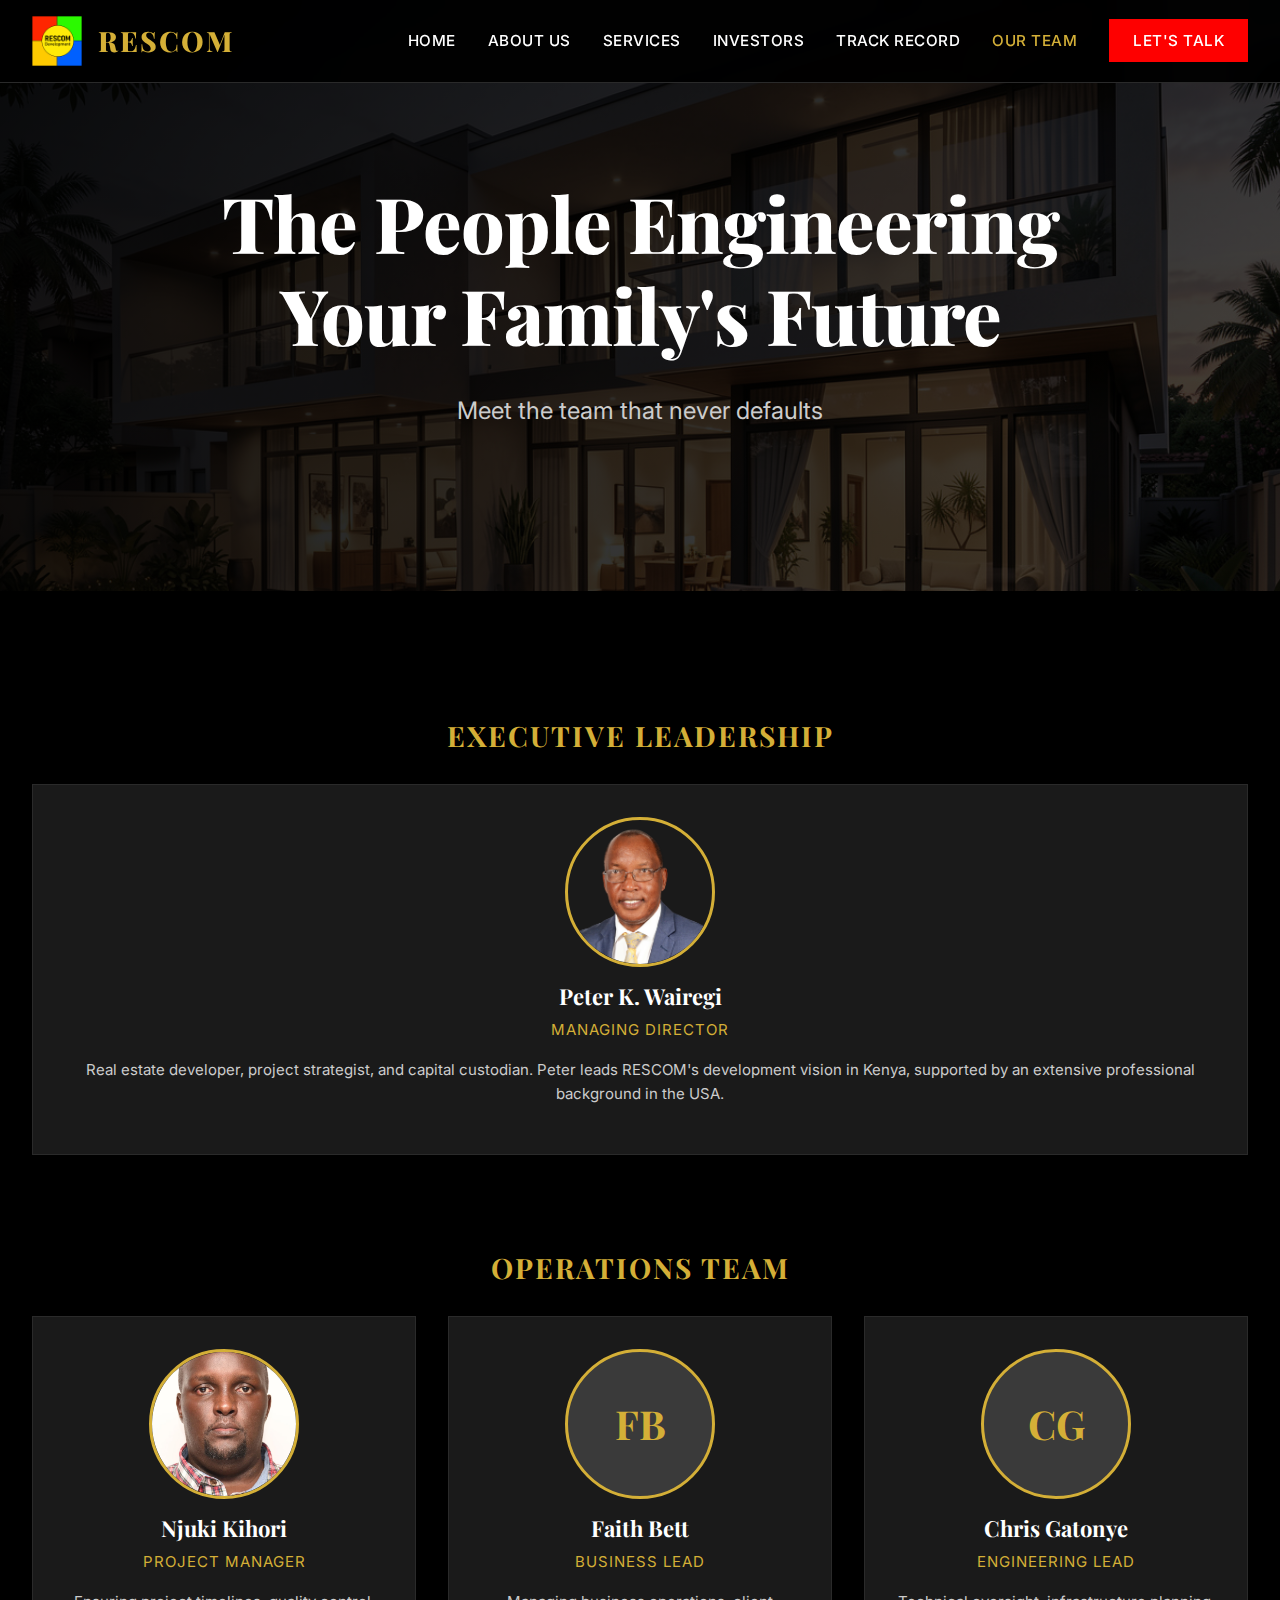
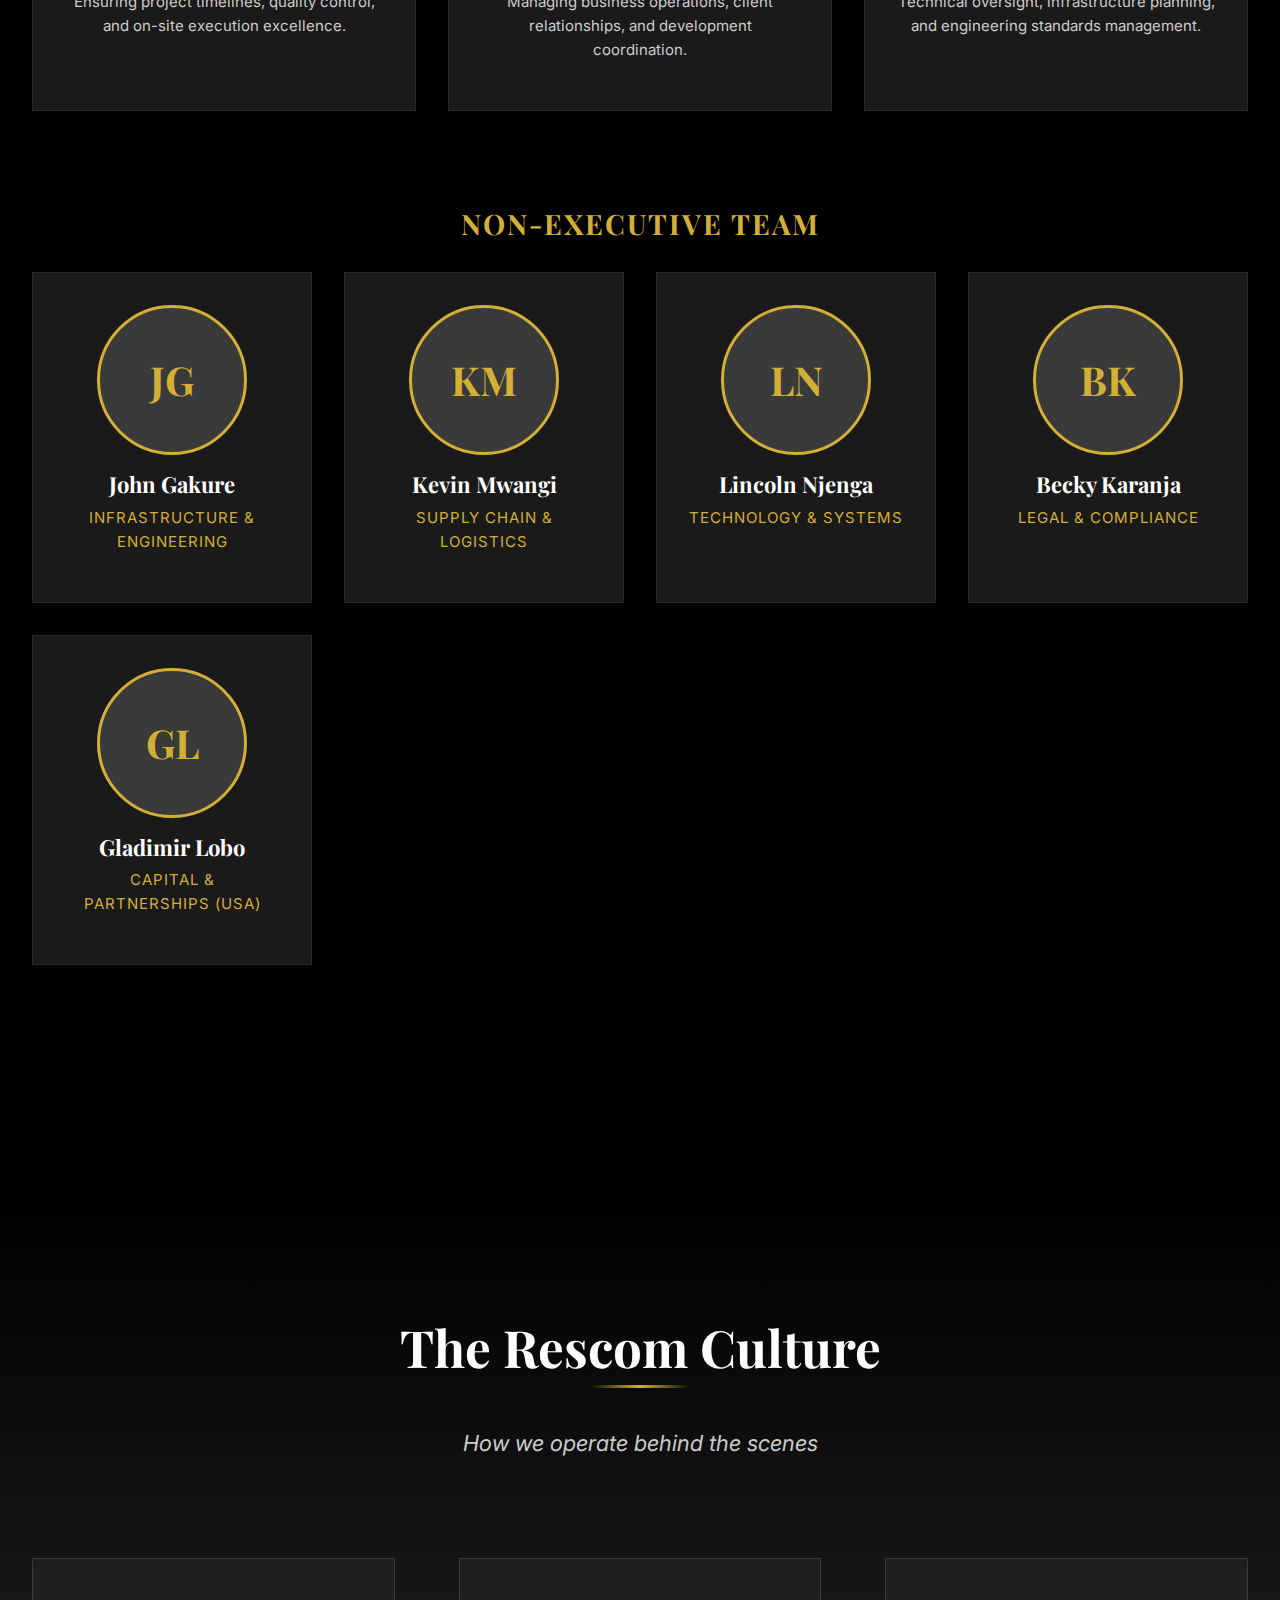
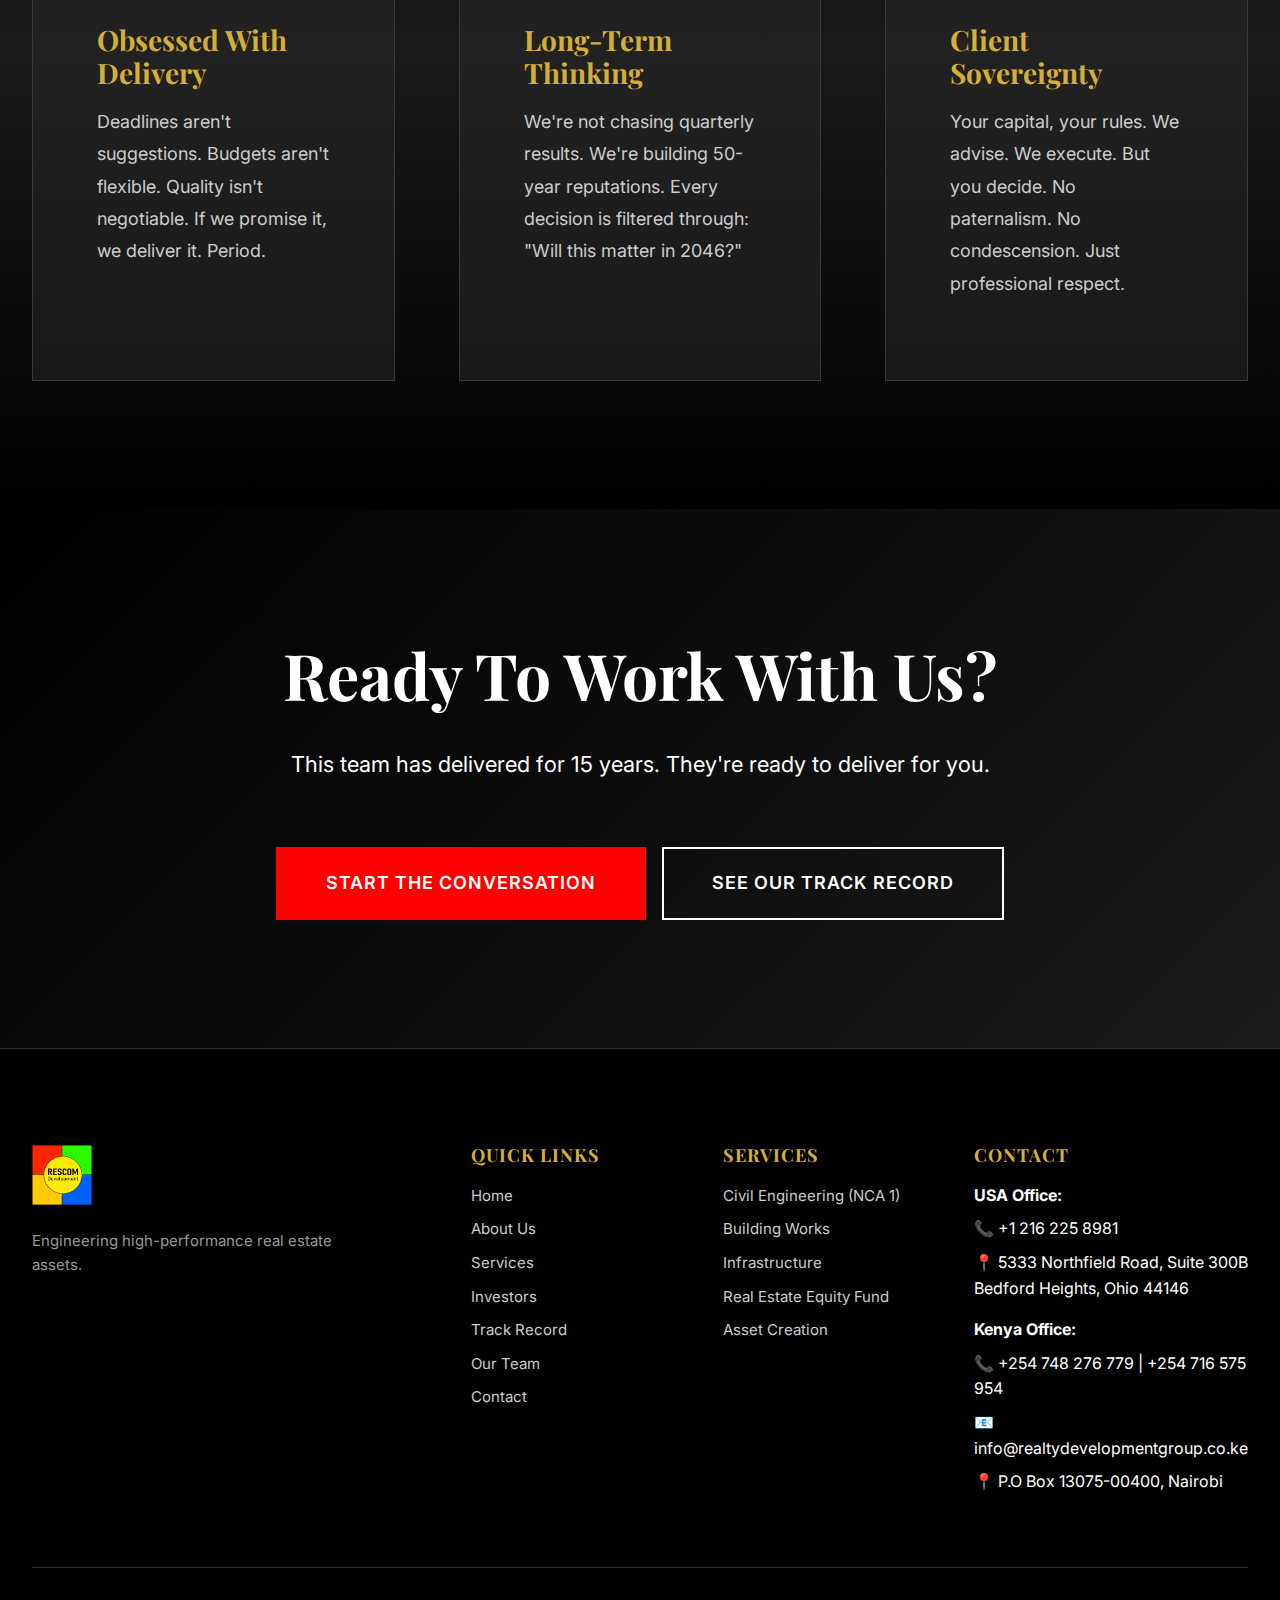
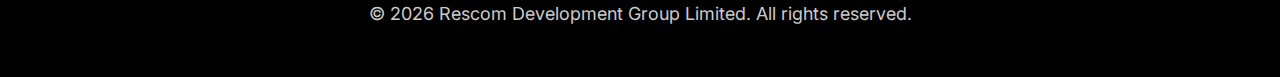
<file: team.html>
<!DOCTYPE html>
<html lang="en">

<head>
    <meta charset="UTF-8">
    <meta name="viewport" content="width=device-width, initial-scale=1.0">
    <title>Our Team - The People Building Your Legacy</title>
    <meta name="description"
        content="Meet the Rescom team: from Peter K. Wairegi to Njuki Kihori. The people engineering Kenya's generational wealth.">

    <!-- Canonical URL -->
    <link rel="canonical" href="https://realtydevelopmentgroup.co.ke/team.html" />

    <!-- Open Graph / Facebook -->
    <meta property="og:type" content="website">
    <meta property="og:url" content="https://realtydevelopmentgroup.co.ke/team.html">
    <meta property="og:title" content="Our Team - The People Building Your Legacy">
    <meta property="og:description"
        content="Meet the Rescom team: from Peter K. Wairegi to Njuki Kihori. The people engineering Kenya's generational wealth.">
    <meta property="og:image" content="https://realtydevelopmentgroup.co.ke/assets/Logo%20Rescom.png">

    <!-- Twitter -->
    <meta property="twitter:card" content="summary_large_image">
    <meta property="twitter:url" content="https://realtydevelopmentgroup.co.ke/team.html">
    <meta property="twitter:title" content="Our Team - The People Building Your Legacy">
    <meta property="twitter:description"
        content="Meet the Rescom team: from Peter K. Wairegi to Njuki Kihori. The people engineering Kenya's generational wealth.">
    <meta property="twitter:image" content="https://realtydevelopmentgroup.co.ke/assets/Logo%20Rescom.png">

    <link rel="preconnect" href="https://fonts.googleapis.com">
    <link rel="preconnect" href="https://fonts.gstatic.com" crossorigin>
    <link
        href="https://fonts.googleapis.com/css2?family=Playfair+Display:wght@400;500;600;700;800&family=Inter:wght@300;400;500;600;700&display=swap"
        rel="stylesheet">
    <link rel="stylesheet" href="styles.css">
</head>

<body>
    <!-- Navigation -->
    <nav class="nav">
        <div class="container nav-container">
            <a href="index.html" class="logo">
                <img src="assets/Logo Rescom.png" alt="Rescom Development Group Limited">
                <span class="logo-text">RESCOM</span>
            </a>
            <button class="nav-toggle" aria-label="Toggle navigation">
                <span></span>
                <span></span>
                <span></span>
            </button>
            <ul class="nav-menu">
                <li><a href="index.html" class="nav-link">Home</a></li>
                <li><a href="about.html" class="nav-link">About Us</a></li>
                <li><a href="services.html" class="nav-link">Services</a></li>
                <li><a href="investors.html" class="nav-link">Investors</a></li>
                <li><a href="projects.html" class="nav-link">Track Record</a></li>

                <li><a href="team.html" class="nav-link active">Our Team</a></li>
                <li><a href="contact.html" class="nav-link btn-nav">Let's Talk</a></li>
            </ul>
        </div>
    </nav>

    <!-- Hero Section -->
    <section class="hero" style="min-height: 60vh;">
        <div class="hero-overlay"></div>
        <div class="container hero-content">
            <h1 class="hero-title">The People Engineering<br>Your Family's Future</h1>
            <p class="hero-subtitle">Meet the team that never defaults</p>
        </div>
    </section>

    <!-- Team Section -->
    <section id="team" class="team-section">
        <div class="container">
            <!-- Managing Director -->
            <div class="team-category">
                <h2 class="team-category-title" style="color: var(--gold-accent);">Executive Leadership</h2>
                <div class="team-grid">
                    <div class="team-card">
                        <div class="team-image">
                            <img src="assets/CEO Peter Wairegi.png" alt="Peter K. Wairegi">
                        </div>
                        <h3 class="team-name">Peter K. Wairegi</h3>
                        <p class="team-role">Managing Director</p>
                        <p style="font-size: 0.9375rem; color: var(--gray-light); line-height: 1.6;">
                            Real estate developer, project strategist, and capital custodian. Peter leads RESCOM's
                            development vision in Kenya, supported by an extensive professional background in the USA.
                        </p>
                    </div>
                </div>
            </div>

            <!-- Senior Management -->
            <div class="team-category">
                <h2 class="team-category-title">Operations Team</h2>
                <div class="team-grid">
                    <div class="team-card">
                        <div class="team-image">
                            <img src="assets/Njuki.jpeg" alt="Njuki Kihori">
                        </div>
                        <h3 class="team-name">Njuki Kihori</h3>
                        <p class="team-role">Project Manager</p>
                        <p style="font-size: 0.9375rem; color: var(--gray-light); line-height: 1.6;">Ensuring project
                            timelines, quality control, and on-site execution excellence.</p>
                    </div>

                    <div class="team-card">
                        <div class="team-image-placeholder">FB</div>
                        <h3 class="team-name">Faith Bett</h3>
                        <p class="team-role">Business Lead</p>
                        <p style="font-size: 0.9375rem; color: var(--gray-light); line-height: 1.6;">Managing business
                            operations, client relationships, and development coordination.</p>
                    </div>

                    <div class="team-card">
                        <div class="team-image-placeholder">CG</div>
                        <h3 class="team-name">Chris Gatonye</h3>
                        <p class="team-role">Engineering Lead</p>
                        <p style="font-size: 0.9375rem; color: var(--gray-light); line-height: 1.6;">Technical
                            oversight, infrastructure planning, and engineering standards management.</p>
                    </div>
                </div>
            </div>

            <!-- Board of Directors -->
            <div class="team-category">
                <h2 class="team-category-title">Non-Executive Team</h2>
                <div class="team-grid">
                    <div class="team-card">
                        <div class="team-image-placeholder">JG</div>
                        <h3 class="team-name">John Gakure</h3>
                        <p class="team-role">Infrastructure & Engineering</p>
                    </div>

                    <div class="team-card">
                        <div class="team-image-placeholder">KM</div>
                        <h3 class="team-name">Kevin Mwangi</h3>
                        <p class="team-role">Supply Chain & Logistics</p>
                    </div>

                    <div class="team-card">
                        <div class="team-image-placeholder">LN</div>
                        <h3 class="team-name">Lincoln Njenga</h3>
                        <p class="team-role">Technology & Systems</p>
                    </div>

                    <div class="team-card">
                        <div class="team-image-placeholder">BK</div>
                        <h3 class="team-name">Becky Karanja</h3>
                        <p class="team-role">Legal & Compliance</p>
                    </div>

                    <div class="team-card">
                        <div class="team-image-placeholder">GL</div>
                        <h3 class="team-name">Gladimir Lobo</h3>
                        <p class="team-role">Capital & Partnerships (USA)</p>
                    </div>
                </div>
            </div>
        </div>
    </section>

    <!-- Culture Section -->
    <section class="why-section">
        <div class="container">
            <div class="section-header">
                <h2 class="section-title">The Rescom Culture</h2>
                <p class="section-intro">How we operate behind the scenes</p>
            </div>
            <div class="why-grid">
                <div class="why-content">
                    <h3 class="content-title">Obsessed With Delivery</h3>
                    <p class="content-text">Deadlines aren't suggestions. Budgets aren't flexible. Quality isn't
                        negotiable. If we promise it, we deliver it. Period.</p>
                </div>
                <div class="why-content">
                    <h3 class="content-title">Long-Term Thinking</h3>
                    <p class="content-text">We're not chasing quarterly results. We're building 50-year reputations.
                        Every decision is filtered through: "Will this matter in 2046?"</p>
                </div>
                <div class="why-content">
                    <h3 class="content-title">Client Sovereignty</h3>
                    <p class="content-text">Your capital, your rules. We advise. We execute. But you decide. No
                        paternalism. No condescension. Just professional respect.</p>
                </div>
            </div>
        </div>
    </section>

    <!-- CTA Section -->
    <section class="final-cta-section">
        <div class="container">
            <div class="final-cta-content">
                <h2 class="final-cta-title">Ready To Work With Us?</h2>
                <p class="final-cta-text">This team has delivered for 15 years. They're ready to deliver for you.</p>
                <div class="final-cta-buttons">
                    <a href="contact.html" class="btn btn-primary btn-large">Start The Conversation</a>
                    <a href="projects.html" class="btn btn-secondary btn-large">See Our Track Record</a>
                </div>
            </div>
        </div>
    </section>

    <!-- Footer -->
    <footer class="footer">
        <div class="container">
            <div class="footer-content">
                <div class="footer-brand">
                    <img src="assets/Logo Rescom.png" alt="Rescom Development Group Limited" class="footer-logo">
                    <p class="footer-tagline">Engineering high-performance real estate assets.</p>
                </div>
                <div class="footer-links">
                    <h4>Quick Links</h4>
                    <ul>
                        <li><a href="index.html">Home</a></li>
                        <li><a href="about.html">About Us</a></li>
                        <li><a href="services.html">Services</a></li>
                        <li><a href="investors.html">Investors</a></li>
                        <li><a href="projects.html">Track Record</a></li>
                        <li><a href="team.html">Our Team</a></li>
                        <li><a href="contact.html">Contact</a></li>
                    </ul>
                </div>
                <div class="footer-links">
                    <h4>Services</h4>
                    <ul>
                        <li><a href="services.html#civil">Civil Engineering (NCA 1)</a></li>
                        <li><a href="services.html#building">Building Works</a></li>
                        <li><a href="services.html#infrastructure">Infrastructure</a></li>
                        <li><a href="services.html#equity">Real Estate Equity Fund</a></li>
                        <li><a href="services.html#land">Asset Creation</a></li>
                    </ul>
                </div>
                <div class="footer-links">
                    <h4>Contact</h4>
                    <ul>
                        <li><strong>USA Office:</strong></li>
                        <li>📞 +1 216 225 8981</li>
                        <li>📍 5333 Northfield Road, Suite 300B<br>Bedford Heights, Ohio 44146</li>
                        <li style="margin-top: 1rem;"><strong>Kenya Office:</strong></li>
                        <li>📞 +254 748 276 779 | +254 716 575 954</li>
                        <li>📧 info@realtydevelopmentgroup.co.ke</li>
                        <li>📍 P.O Box 13075-00400, Nairobi</li>
                    </ul>
                </div>
            </div>
            <div class="footer-bottom">
                <p>&copy; 2026 Rescom Development Group Limited. All rights reserved.</p>
            </div>
        </div>
    </footer>

    <script src="script.js"></script>
</body>

</html>
</file>
<file: styles.css>
:root {
    /* Color Palette - Digital Private Bank */
    --black: #000000;
    --charcoal-dark: #1a1a1a;
    --charcoal-medium: #2a2a2a;
    --charcoal-light: #3a3a3a;
    --gray-dark: #666666;
    --gray-medium: #999999;
    --gray-light: #cccccc;
    --white: #ffffff;
    --off-white: #f5f5f5;

    --red-accent: #FE0000;
    --blue-accent: #0243FF;
    --gold-accent: #D4AF37;

    /* Typography */
    --font-display: 'Playfair Display', serif;
    --font-body: 'Inter', sans-serif;

    /* Spacing */
    --spacing-xs: 0.5rem;
    --spacing-sm: 1rem;
    --spacing-md: 2rem;
    --spacing-lg: 4rem;
    --spacing-xl: 6rem;
    --spacing-xxl: 8rem;

    /* Transitions */
    --transition-fast: 0.2s ease;
    --transition-smooth: 0.4s ease;
    --transition-slow: 0.6s ease;
}

/* Reset & Base Styles */
* {
    margin: 0;
    padding: 0;
    box-sizing: border-box;
}

html {
    scroll-behavior: smooth;
    font-size: 16px;
}

body {
    font-family: var(--font-body);
    color: var(--white);
    background-color: var(--black);
    line-height: 1.6;
    overflow-x: hidden;
}

/* Container */
.container {
    max-width: 1400px;
    margin: 0 auto;
    padding: 0 var(--spacing-md);
}

/* Typography */
h1,
h2,
h3,
h4,
h5,
h6 {
    font-family: var(--font-display);
    font-weight: 700;
    line-height: 1.2;
    margin-bottom: var(--spacing-sm);
}

h1 {
    font-size: clamp(2.5rem, 6vw, 5rem);
}

h2 {
    font-size: clamp(2rem, 4vw, 3.5rem);
}

h3 {
    font-size: clamp(1.5rem, 3vw, 2.5rem);
}

p {
    margin-bottom: var(--spacing-sm);
    font-size: clamp(1rem, 2vw, 1.125rem);
    color: var(--gray-light);
}

/* Navigation */
.nav {
    position: fixed;
    top: 0;
    left: 0;
    right: 0;
    z-index: 1000;
    background: rgba(0, 0, 0, 0.95);
    backdrop-filter: blur(10px);
    border-bottom: 1px solid var(--charcoal-medium);
    transition: var(--transition-smooth);
}

.nav-container {
    display: flex;
    justify-content: space-between;
    align-items: center;
    padding: var(--spacing-sm) var(--spacing-md);
}

.logo img {
    height: 50px;
    width: auto;
    transition: var(--transition-fast);
}

.logo img:hover {
    transform: scale(1.05);
}

.nav-menu {
    display: flex;
    list-style: none;
    gap: var(--spacing-md);
}

.nav-link {
    color: var(--white);
    text-decoration: none;
    font-weight: 500;
    font-size: 0.95rem;
    letter-spacing: 0.5px;
    text-transform: uppercase;
    position: relative;
    padding: 0.5rem 0;
    transition: var(--transition-fast);
}

.nav-link::after {
    content: '';
    position: absolute;
    bottom: 0;
    left: 0;
    width: 0;
    height: 2px;
    background: var(--gold-accent);
    transition: var(--transition-smooth);
}

.nav-link:hover {
    color: var(--gold-accent);
}

.nav-link:hover::after {
    width: 100%;
}

.nav-toggle {
    display: none;
    flex-direction: column;
    justify-content: center;
    gap: 6px;
    background: none;
    border: none;
    cursor: pointer;
    padding: 0.5rem;
    z-index: 1001;
}

.nav-toggle span {
    display: block;
    width: 25px;
    height: 2px;
    background: var(--white);
    transition: var(--transition-fast);
}

.nav-toggle.active span:nth-child(1) {
    transform: rotate(45deg) translate(5px, 6px);
}

.nav-toggle.active span:nth-child(2) {
    opacity: 0;
}

.nav-toggle.active span:nth-child(3) {
    transform: rotate(-45deg) translate(5px, -6px);
}

/* Hero Section */
.hero {
    position: relative;
    min-height: 100vh;
    display: flex;
    align-items: center;
    justify-content: center;
    background: linear-gradient(135deg, var(--black) 0%, var(--charcoal-dark) 100%);
    background-image: url('assets/Modern Residential.png');
    background-size: cover;
    background-position: center;
    background-attachment: fixed;
    padding-top: 80px;
}

.hero-overlay {
    position: absolute;
    top: 0;
    left: 0;
    right: 0;
    bottom: 0;
    background: linear-gradient(135deg, rgba(0, 0, 0, 0.95) 0%, rgba(0, 0, 0, 0.7) 100%);
}

.hero-content {
    position: relative;
    z-index: 10;
    text-align: center;
    max-width: 1000px;
    padding: var(--spacing-xl) var(--spacing-md);
}

.hero-badges {
    display: flex;
    gap: var(--spacing-sm);
    justify-content: center;
    flex-wrap: wrap;
    margin-bottom: var(--spacing-md);
}

.badge {
    background: rgba(212, 175, 55, 0.1);
    border: 1px solid var(--gold-accent);
    color: var(--gold-accent);
    padding: 0.5rem 1.5rem;
    border-radius: 30px;
    font-size: 0.875rem;
    font-weight: 600;
    letter-spacing: 1px;
    text-transform: uppercase;
}

.hero-title {
    color: var(--white);
    margin-bottom: var(--spacing-md);
    font-weight: 800;
    letter-spacing: -1px;
}

.hero-subtitle {
    font-size: clamp(1.125rem, 2.5vw, 1.5rem);
    color: var(--gray-light);
    margin-bottom: var(--spacing-lg);
    font-weight: 400;
    line-height: 1.6;
}

.hero-cta {
    display: flex;
    gap: var(--spacing-sm);
    justify-content: center;
    flex-wrap: wrap;
    margin-bottom: var(--spacing-xl);
}

.scroll-indicator {
    display: inline-flex;
    flex-direction: column;
    align-items: center;
    gap: 0.5rem;
    color: var(--gray-medium);
    text-decoration: none;
    font-size: 0.875rem;
    text-transform: uppercase;
    letter-spacing: 1px;
    transition: var(--transition-smooth);
}

.scroll-indicator:hover {
    color: var(--gold-accent);
    transform: translateY(5px);
}

.scroll-indicator svg {
    animation: bounce 2s infinite;
}

@keyframes bounce {

    0%,
    100% {
        transform: translateY(0);
    }

    50% {
        transform: translateY(10px);
    }
}

/* Buttons */
.btn {
    display: inline-block;
    padding: 1rem 2.5rem;
    border-radius: 0;
    font-family: var(--font-body);
    font-weight: 600;
    font-size: 1rem;
    text-decoration: none;
    text-transform: uppercase;
    letter-spacing: 1px;
    cursor: pointer;
    transition: var(--transition-smooth);
    border: 2px solid transparent;
}

.btn-primary {
    background: var(--red-accent);
    color: var(--white);
    border-color: var(--red-accent);
}

.btn-primary:hover {
    background: transparent;
    color: var(--red-accent);
    transform: translateY(-2px);
    box-shadow: 0 10px 30px rgba(254, 0, 0, 0.3);
}

.btn-secondary {
    background: transparent;
    color: var(--white);
    border-color: var(--white);
}

.btn-secondary:hover {
    background: var(--white);
    color: var(--black);
    transform: translateY(-2px);
}

.btn-full {
    width: 100%;
}

/* Stats Section */
.stats {
    background: var(--charcoal-dark);
    padding: var(--spacing-lg) 0;
    border-top: 1px solid var(--charcoal-medium);
    border-bottom: 1px solid var(--charcoal-medium);
}

.stats-container {
    display: grid;
    grid-template-columns: repeat(auto-fit, minmax(200px, 1fr));
    gap: var(--spacing-lg);
    text-align: center;
}

.stat-item {
    padding: var(--spacing-md);
}

.stat-number {
    font-size: clamp(3rem, 6vw, 4.5rem);
    font-weight: 800;
    color: var(--gold-accent);
    margin-bottom: var(--spacing-xs);
}



.stat-label {
    font-size: 1rem;
    color: var(--gray-medium);
    text-transform: uppercase;
    letter-spacing: 1px;
    font-weight: 500;
}

/* Section Header */
.section-header {
    text-align: center;
    max-width: 900px;
    margin: 0 auto var(--spacing-xl);
}

.section-title {
    color: var(--white);
    margin-bottom: var(--spacing-sm);
    position: relative;
    display: inline-block;
}

.section-title::after {
    content: '';
    position: absolute;
    bottom: -10px;
    left: 50%;
    transform: translateX(-50%);
    width: 100px;
    height: 3px;
    background: linear-gradient(90deg, transparent, var(--gold-accent), transparent);
}

.section-intro {
    font-size: clamp(1.125rem, 2vw, 1.375rem);
    color: var(--gray-light);
    font-style: italic;
    margin-top: var(--spacing-md);
}

/* Why Section */
.why-section {
    padding: var(--spacing-xxl) 0;
    background: linear-gradient(180deg, var(--black) 0%, var(--charcoal-dark) 50%, var(--black) 100%);
}

.why-grid {
    display: grid;
    grid-template-columns: repeat(auto-fit, minmax(300px, 1fr));
    gap: var(--spacing-lg);
    margin-top: var(--spacing-lg);
}

.why-content {
    padding: var(--spacing-lg);
    background: rgba(42, 42, 42, 0.5);
    border: 1px solid var(--charcoal-light);
    transition: var(--transition-smooth);
}

.why-content:hover {
    background: rgba(42, 42, 42, 0.8);
    border-color: var(--gold-accent);
    transform: translateY(-5px);
}

.content-title {
    color: var(--gold-accent);
    font-size: 1.75rem;
    margin-bottom: var(--spacing-sm);
}

.content-text {
    font-size: 1.125rem;
    line-height: 1.8;
}

/* Services Section */
.services-section {
    padding: var(--spacing-xxl) 0;
    background: var(--black);
}

.services-grid {
    display: grid;
    grid-template-columns: repeat(auto-fit, minmax(350px, 1fr));
    gap: var(--spacing-md);
    margin-top: var(--spacing-lg);
}

.service-card {
    padding: var(--spacing-lg);
    background: var(--charcoal-dark);
    border: 1px solid var(--charcoal-medium);
    transition: var(--transition-smooth);
    position: relative;
    overflow: hidden;
}

.service-card::before {
    content: '';
    position: absolute;
    top: 0;
    left: 0;
    width: 0;
    height: 3px;
    background: linear-gradient(90deg, var(--red-accent), var(--blue-accent));
    transition: var(--transition-smooth);
}

.service-card:hover::before {
    width: 100%;
}

.service-card:hover {
    background: var(--charcoal-medium);
    border-color: var(--gold-accent);
    transform: translateY(-5px);
    box-shadow: 0 20px 60px rgba(212, 175, 55, 0.1);
}

.service-icon {
    color: var(--gold-accent);
    margin-bottom: var(--spacing-sm);
}

.service-title {
    color: var(--white);
    font-size: 1.5rem;
    margin-bottom: var(--spacing-sm);
}

.service-description {
    font-size: 1.0625rem;
    line-height: 1.7;
}

/* Process Section */
.process-section {
    padding: var(--spacing-xxl) 0;
    background: var(--charcoal-dark);
}

.tabs {
    max-width: 1200px;
    margin: 0 auto;
}

.tab-buttons {
    display: flex;
    gap: 0;
    justify-content: center;
    margin-bottom: var(--spacing-lg);
    border-bottom: 2px solid var(--charcoal-medium);
}

.tab-button {
    background: transparent;
    color: var(--gray-medium);
    border: none;
    padding: var(--spacing-sm) var(--spacing-md);
    font-family: var(--font-body);
    font-size: 1.125rem;
    font-weight: 600;
    text-transform: uppercase;
    letter-spacing: 1px;
    cursor: pointer;
    position: relative;
    transition: var(--transition-fast);
}

.tab-button::after {
    content: '';
    position: absolute;
    bottom: -2px;
    left: 0;
    width: 0;
    height: 2px;
    background: var(--gold-accent);
    transition: var(--transition-smooth);
}

.tab-button.active {
    color: var(--white);
}

.tab-button.active::after {
    width: 100%;
}

.tab-button:hover {
    color: var(--white);
}

.tab-pane {
    display: none;
}

.tab-pane.active {
    display: block;
    animation: fadeIn 0.5s ease;
}

@keyframes fadeIn {
    from {
        opacity: 0;
        transform: translateY(20px);
    }

    to {
        opacity: 1;
        transform: translateY(0);
    }
}

.tab-grid {
    display: grid;
    grid-template-columns: 1fr 1fr;
    gap: var(--spacing-lg);
    align-items: center;
}

.tab-image img {
    width: 100%;
    height: 500px;
    object-fit: cover;
    border: 1px solid var(--charcoal-medium);
}

.tab-description {
    font-size: 1.125rem;
    margin-bottom: var(--spacing-md);
    line-height: 1.8;
}

.tab-list {
    list-style: none;
    margin-bottom: var(--spacing-md);
}

.tab-list li {
    padding: var(--spacing-xs) 0;
    padding-left: var(--spacing-md);
    position: relative;
    color: var(--gray-light);
    font-size: 1.0625rem;
}

.tab-list li::before {
    content: '◆';
    position: absolute;
    left: 0;
    color: var(--gold-accent);
}

/* Portfolio Section */
.portfolio-section {
    padding: var(--spacing-xxl) 0;
    background: var(--black);
}

.portfolio-grid {
    display: grid;
    grid-template-columns: repeat(auto-fit, minmax(400px, 1fr));
    gap: var(--spacing-md);
    margin-top: var(--spacing-lg);
}

.portfolio-item {
    position: relative;
    overflow: hidden;
    aspect-ratio: 4/3;
    cursor: pointer;
}

.portfolio-item img {
    width: 100%;
    height: 100%;
    object-fit: cover;
    transition: var(--transition-slow);
}

.portfolio-overlay {
    position: absolute;
    bottom: 0;
    left: 0;
    right: 0;
    background: linear-gradient(to top, rgba(0, 0, 0, 0.95), transparent);
    padding: var(--spacing-md);
    transform: translateY(100%);
    transition: var(--transition-smooth);
}

.portfolio-item:hover img {
    transform: scale(1.1);
}

.portfolio-item:hover .portfolio-overlay {
    transform: translateY(0);
}

.portfolio-title {
    color: var(--white);
    font-size: 1.5rem;
    margin-bottom: var(--spacing-xs);
}

.portfolio-description {
    color: var(--gray-light);
    font-size: 1rem;
}

/* Leadership Section */
.leadership-section {
    padding: var(--spacing-xxl) 0;
    background: linear-gradient(180deg, var(--charcoal-dark) 0%, var(--black) 100%);
}

.leadership-content {
    display: grid;
    grid-template-columns: 1fr 2fr;
    gap: var(--spacing-xl);
    align-items: start;
    max-width: 1200px;
    margin: 0 auto;
    margin-top: var(--spacing-lg);
}

.leader-image img {
    width: 100%;
    height: auto;
    border: 3px solid var(--gold-accent);
}

.leader-name {
    color: var(--white);
    font-size: 2.5rem;
    margin-bottom: var(--spacing-xs);
}

.leader-title {
    color: var(--gold-accent);
    font-size: 1.25rem;
    text-transform: uppercase;
    letter-spacing: 2px;
    margin-bottom: var(--spacing-md);
}

.leader-description p {
    font-size: 1.125rem;
    line-height: 1.8;
    margin-bottom: var(--spacing-sm);
}

.leader-quote {
    font-family: var(--font-display);
    font-size: 1.5rem;
    font-style: italic;
    color: var(--gold-accent);
    padding: var(--spacing-md);
    border-left: 4px solid var(--gold-accent);
    margin-top: var(--spacing-md);
}

/* Team Section */
.team-section {
    padding: var(--spacing-xxl) 0;
    background: var(--black);
}

.team-category {
    margin-bottom: var(--spacing-xl);
}

.team-category-title {
    color: var(--gold-accent);
    font-size: 1.75rem;
    text-align: center;
    margin-bottom: var(--spacing-md);
    text-transform: uppercase;
    letter-spacing: 2px;
}

.team-grid {
    display: grid;
    grid-template-columns: repeat(auto-fit, minmax(280px, 1fr));
    gap: var(--spacing-md);
    margin-top: var(--spacing-md);
}

.team-card {
    background: var(--charcoal-dark);
    padding: var(--spacing-md);
    text-align: center;
    border: 1px solid var(--charcoal-medium);
    transition: var(--transition-smooth);
}

.team-card:hover {
    background: var(--charcoal-medium);
    border-color: var(--gold-accent);
    transform: translateY(-5px);
}

.team-image {
    width: 150px;
    height: 150px;
    margin: 0 auto var(--spacing-sm);
    border-radius: 50%;
    overflow: hidden;
    border: 3px solid var(--gold-accent);
}

.team-image img {
    width: 100%;
    height: 100%;
    object-fit: cover;
}

.team-image-placeholder {
    width: 150px;
    height: 150px;
    margin: 0 auto var(--spacing-sm);
    border-radius: 50%;
    background: var(--charcoal-light);
    border: 3px solid var(--gold-accent);
    display: flex;
    align-items: center;
    justify-content: center;
    font-family: var(--font-display);
    font-size: 2.5rem;
    font-weight: 700;
    color: var(--gold-accent);
}

.team-name {
    color: var(--white);
    font-size: 1.375rem;
    margin-bottom: var(--spacing-xs);
}

.team-role {
    color: var(--gold-accent);
    font-size: 0.9375rem;
    text-transform: uppercase;
    letter-spacing: 1px;
    margin-bottom: var(--spacing-sm);
}

.team-bio {
    color: var(--gray-light);
    font-size: 0.9375rem;
    line-height: 1.6;
}

/* Contact Section */
.contact-section {
    padding: var(--spacing-xxl) 0;
    background: linear-gradient(135deg, var(--charcoal-dark) 0%, var(--black) 100%);
}

.contact-content {
    display: grid;
    grid-template-columns: 1fr 1fr;
    gap: var(--spacing-xl);
    max-width: 1200px;
    margin: 0 auto;
}

.contact-text {
    padding-right: var(--spacing-md);
}

.contact-intro {
    font-size: 1.25rem;
    margin-bottom: var(--spacing-md);
    line-height: 1.7;
}

.contact-description {
    font-size: 1.0625rem;
    margin-bottom: var(--spacing-lg);
    line-height: 1.8;
}

.contact-info {
    margin-top: var(--spacing-lg);
}

.contact-item {
    display: flex;
    align-items: center;
    gap: var(--spacing-sm);
    margin-bottom: var(--spacing-sm);
    color: var(--gray-light);
}

.contact-item svg {
    color: var(--gold-accent);
}

.contact-form-container {
    background: var(--charcoal-dark);
    padding: var(--spacing-lg);
    border: 1px solid var(--charcoal-medium);
}

.contact-form {
    display: flex;
    flex-direction: column;
    gap: var(--spacing-md);
}

.form-group {
    position: relative;
}

.form-group input,
.form-group textarea,
.form-group select {
    width: 100%;
    padding: 1rem;
    background: var(--charcoal-medium);
    border: 1px solid var(--charcoal-light);
    color: var(--white);
    font-family: var(--font-body);
    font-size: 1rem;
    transition: var(--transition-fast);
}

.form-group input:focus,
.form-group textarea:focus,
.form-group select:focus {
    outline: none;
    border-color: var(--gold-accent);
}

.form-group label {
    position: absolute;
    top: 1rem;
    left: 1rem;
    color: var(--gray-medium);
    font-size: 1rem;
    transition: var(--transition-fast);
    pointer-events: none;
}

.form-group input:focus+label,
.form-group textarea:focus+label,
.form-group input:not(:placeholder-shown)+label,
.form-group textarea:not(:placeholder-shown)+label {
    top: -0.75rem;
    left: 0.75rem;
    font-size: 0.875rem;
    color: var(--gold-accent);
    background: var(--charcoal-dark);
    padding: 0 0.5rem;
}

.form-group select {
    appearance: none;
    cursor: pointer;
    color: var(--gray-light);
}

.form-group select option {
    background: var(--charcoal-dark);
    color: var(--white);
}

/* Footer */
.footer {
    background: var(--black);
    padding: var(--spacing-xl) 0 var(--spacing-md);
    border-top: 1px solid var(--charcoal-medium);
}

.footer-content {
    display: grid;
    grid-template-columns: 2fr 1fr 1fr 1fr;
    gap: var(--spacing-lg);
    margin-bottom: var(--spacing-lg);
}

.footer-brand {
    max-width: 350px;
}

.footer-logo {
    height: 60px;
    width: auto;
    margin-bottom: var(--spacing-sm);
}

.footer-tagline {
    font-size: 0.9375rem;
    color: var(--gray-medium);
    line-height: 1.6;
}

.footer-links h4 {
    color: var(--gold-accent);
    font-size: 1.125rem;
    margin-bottom: var(--spacing-sm);
    text-transform: uppercase;
    letter-spacing: 1px;
}

.footer-links ul {
    list-style: none;
}

.footer-links li {
    margin-bottom: var(--spacing-xs);
}

.footer-links a {
    color: var(--gray-light);
    text-decoration: none;
    font-size: 0.9375rem;
    transition: var(--transition-fast);
}

.footer-links a:hover {
    color: var(--gold-accent);
}

.footer-bottom {
    text-align: center;
    padding-top: var(--spacing-md);
    border-top: 1px solid var(--charcoal-medium);
    color: var(--gray-medium);
    font-size: 0.875rem;
}

.footer-note {
    font-family: var(--font-display);
    color: var(--gold-accent);
    font-style: italic;
    margin-top: var(--spacing-xs);
}

/* Responsive Design */
@media (max-width: 1024px) {
    .tab-grid {
        grid-template-columns: 1fr;
    }

    .leadership-content {
        grid-template-columns: 1fr;
        text-align: center;
    }

    .leader-image img {
        max-width: 400px;
        margin: 0 auto;
    }

    .contact-content {
        grid-template-columns: 1fr;
    }

    .footer-content {
        grid-template-columns: 1fr 1fr;
    }
}

@media (max-width: 768px) {
    .nav-menu {
        position: fixed;
        top: 70px;
        left: -100%;
        width: 100%;
        flex-direction: column;
        background: rgba(0, 0, 0, 0.98);
        padding: var(--spacing-md);
        transition: var(--transition-smooth);
        border-top: 1px solid var(--charcoal-medium);
    }

    .nav-menu.active {
        left: 0;
    }

    .nav-toggle {
        display: flex;
    }

    .services-grid,
    .portfolio-grid {
        grid-template-columns: 1fr;
    }

    .why-grid {
        grid-template-columns: 1fr;
    }

    .footer-content {
        grid-template-columns: 1fr;
        text-align: center;
    }

    .footer-brand {
        max-width: 100%;
    }

    .stats-container {
        grid-template-columns: repeat(2, 1fr);
    }
}

@media (max-width: 480px) {
    :root {
        --spacing-lg: 3rem;
        --spacing-xl: 4rem;
        --spacing-xxl: 5rem;
    }

    .hero-cta {
        flex-direction: column;
        width: 100%;
    }

    .btn {
        width: 100%;
    }

    .stats-container {
        grid-template-columns: 1fr;
    }

    .team-grid {
        grid-template-columns: 1fr;
    }
}

/* Logo Text */
.logo {
    display: flex;
    align-items: center;
    gap: var(--spacing-sm);
    text-decoration: none;
}

.logo-text {
    font-family: var(--font-display);
    font-size: 1.75rem;
    font-weight: 800;
    color: var(--gold-accent);
    letter-spacing: 2px;
}

/* Dropdown Menu */
.nav-dropdown {
    position: relative;
}

.dropdown-menu {
    display: none;
    position: absolute;
    top: 100%;
    left: 0;
    background: rgba(0, 0, 0, 0.98);
    list-style: none;
    padding: var(--spacing-sm);
    min-width: 220px;
    border: 1px solid var(--charcoal-medium);
    z-index: 1001;
}

.nav-dropdown:hover .dropdown-menu {
    display: block;
}

.dropdown-menu li {
    margin-bottom: var(--spacing-xs);
}

.dropdown-menu a {
    color: var(--white);
    text-decoration: none;
    display: block;
    padding: var(--spacing-xs);
    transition: var(--transition-fast);
    font-size: 0.875rem;
}

.dropdown-menu a:hover {
    color: var(--gold-accent);
    padding-left: 1rem;
}

.nav-link.btn-nav {
    background: var(--red-accent);
    color: var(--white);
    padding: 0.75rem 1.5rem;
    border-radius: 0;
}

.nav-link.btn-nav:hover {
    background: transparent;
    border: 2px solid var(--red-accent);
    color: var(--red-accent);
}

.nav-link.active {
    color: var(--gold-accent);
}

/* Services Preview Section */
.services-preview {
    padding: var(--spacing-xxl) 0;
    background: var(--charcoal-dark);
}

.services-quick-grid {
    display: grid;
    grid-template-columns: repeat(auto-fit, minmax(320px, 1fr));
    gap: var(--spacing-lg);
    margin-top: var(--spacing-lg);
    margin-bottom: var(--spacing-lg);
}

.service-quick-card {
    padding: var(--spacing-lg);
    background: var(--charcoal-medium);
    border: 1px solid var(--charcoal-light);
    transition: var(--transition-smooth);
}

.service-quick-card:hover {
    border-color: var(--gold-accent);
    transform: translateY(-5px);
    box-shadow: 0 10px 40px rgba(212, 175, 55, 0.15);
}

.service-quick-title {
    color: var(--white);
    font-size: 1.5rem;
    margin: var(--spacing-sm) 0;
}

.service-quick-description {
    font-size: 1.0625rem;
    line-height: 1.7;
    margin-bottom: var(--spacing-sm);
}

.service-link {
    color: var(--gold-accent);
    text-decoration: none;
    font-weight: 600;
    transition: var(--transition-fast);
}

.service-link:hover {
    color: var(--red-accent);
}

.cta-center {
    text-align: center;
    margin-top: var(--spacing-lg);
}

/* RDG Section */
.rdg-section {
    padding: var(--spacing-xxl) 0;
    background: linear-gradient(135deg, var(--black) 0%, var(--charcoal-dark) 50%, var(--black) 100%);
}

.rdg-grid {
    display: grid;
    grid-template-columns: repeat(auto-fit, minmax(320px, 1fr));
    gap: var(--spacing-lg);
    margin-top: var(--spacing-lg);
}

.rdg-card {
    padding: var(--spacing-lg);
    background: var(--charcoal-medium);
    border: 2px solid var(--charcoal-light);
    transition: var(--transition-smooth);
    position: relative;
}

.rdg-card:hover {
    border-color: var(--gold-accent);
    transform: translateY(-5px);
}

.rdg-card img {
    width: 100%;
    height: auto;
    display: block;
    max-width: 100%;
    margin-bottom: var(--spacing-sm);
}

.rdg-main {
    border-color: var(--gold-accent);
    background: rgba(212, 175, 55, 0.05);
}

.rdg-featured {
    border-color: var(--red-accent);
    background: rgba(254, 0, 0, 0.05);
}

.rdg-badge {
    display: inline-block;
    background: var(--gold-accent);
    color: var(--black);
    padding: 0.35rem 1rem;
    font-size: 0.75rem;
    font-weight: 700;
    text-transform: uppercase;
    letter-spacing: 1px;
    margin-bottom: var(--spacing-sm);
}

.rdg-featured .rdg-badge {
    background: var(--red-accent);
    color: var(--white);
}

.rdg-title {
    color: var(--white);
    font-size: 1.75rem;
    margin-bottom: var(--spacing-sm);
}

.rdg-description {
    font-size: 1.0625rem;
    line-height: 1.7;
    margin-bottom: var(--spacing-md);
}

.rdg-stats {
    display: flex;
    gap: var(--spacing-sm);
    flex-wrap: wrap;
    margin-top: var(--spacing-sm);
}

.rdg-stats span {
    background: var(--charcoal-dark);
    padding: 0.5rem 1rem;
    font-size: 0.875rem;
    font-weight: 600;
    color: var(--gold-accent);
    border: 1px solid var(--charcoal-light);
}

.rdg-urgency {
    color: var(--red-accent);
    font-weight: 700;
    font-size: 0.9375rem;
    margin-top: var(--spacing-sm);
    animation: pulse 2s infinite;
}

@keyframes pulse {

    0%,
    100% {
        opacity: 1;
    }

    50% {
        opacity: 0.7;
    }
}

/* Track Record Teaser */
.track-teaser {
    padding: var(--spacing-xxl) 0;
    background: var(--black);
}

.track-grid {
    display: grid;
    grid-template-columns: repeat(auto-fit, minmax(350px, 1fr));
    gap: var(--spacing-md);
    margin-top: var(--spacing-lg);
    margin-bottom: var(--spacing-lg);
}

.track-item {
    position: relative;
    overflow: hidden;
    aspect-ratio: 4/3;
    cursor: pointer;
}

.track-item img {
    width: 100%;
    height: 100%;
    object-fit: cover;
    transition: var(--transition-slow);
    display: block;
    max-width: 100%;
}

.track-overlay {
    position: absolute;
    bottom: 0;
    left: 0;
    right: 0;
    background: linear-gradient(to top, rgba(0, 0, 0, 0.95), transparent);
    padding: var(--spacing-md);
    transform: translateY(0);
    transition: var(--transition-smooth);
}

.track-item:hover img {
    transform: scale(1.1);
}

.track-title {
    color: var(--white);
    font-size: 1.5rem;
    margin-bottom: var(--spacing-xs);
}

.track-description {
    color: var(--gray-light);
    font-size: 1rem;
    margin-bottom: var(--spacing-xs);
}

.track-status {
    display: inline-block;
    background: var(--gold-accent);
    color: var(--black);
    padding: 0.35rem 1rem;
    font-size: 0.75rem;
    font-weight: 700;
    text-transform: uppercase;
}

/* FOMO Section */
.fomo-section {
    padding: var(--spacing-xxl) 0;
    background: linear-gradient(135deg, var(--charcoal-dark) 0%, var(--black) 100%);
    border-top: 3px solid var(--red-accent);
    border-bottom: 3px solid var(--red-accent);
}

.fomo-content {
    display: grid;
    grid-template-columns: 2fr 1fr;
    gap: var(--spacing-xl);
    align-items: center;
}

.fomo-title {
    color: var(--red-accent);
    font-size: clamp(2rem, 4vw, 3rem);
    margin-bottom: var(--spacing-md);
}

.fomo-story {
    font-size: 1.25rem;
    line-height: 1.8;
    color: var(--white);
    margin-bottom: var(--spacing-sm);
}

.fomo-story strong {
    color: var(--red-accent);
    font-weight: 800;
}

.fomo-question {
    font-family: var(--font-display);
    font-size: 1.75rem;
    font-style: italic;
    color: var(--gold-accent);
    margin-top: var(--spacing-md);
}

.fomo-cta-box {
    background: var(--charcoal-medium);
    padding: var(--spacing-lg);
    border: 2px solid var(--red-accent);
    text-align: center;
}

.fomo-cta-box h3 {
    color: var(--white);
    margin-bottom: var(--spacing-sm);
}

.fomo-cta-box p {
    margin-bottom: var(--spacing-md);
}

/* Trust Indicators */
.trust-section {
    padding: var(--spacing-lg) 0;
    background: var(--charcoal-dark);
}

.trust-grid {
    display: grid;
    grid-template-columns: repeat(auto-fit, minmax(250px, 1fr));
    gap: var(--spacing-md);
}

.trust-item {
    text-align: center;
    padding: var(--spacing-md);
}

.trust-icon {
    font-size: 3rem;
    margin-bottom: var(--spacing-sm);
}

.trust-item h4 {
    color: var(--gold-accent);
    font-size: 1.125rem;
    margin-bottom: var(--spacing-xs);
}

.trust-item p {
    font-size: 0.9375rem;
    color: var(--gray-medium);
}

/* Final CTA Section */
.final-cta-section {
    padding: var(--spacing-xxl) 0;
    background: linear-gradient(135deg, var(--black) 0%, var(--charcoal-dark) 100%);
    text-align: center;
}

.final-cta-content {
    max-width: 900px;
    margin: 0 auto;
}

.final-cta-title {
    color: var(--white);
    font-size: clamp(2.5rem, 5vw, 4rem);
    margin-bottom: var(--spacing-md);
}

.final-cta-text {
    font-size: 1.375rem;
    line-height: 1.7;
    margin-bottom: var(--spacing-sm);
    color: var(--white);
}

.final-cta-buttons {
    display: flex;
    gap: var(--spacing-sm);
    justify-content: center;
    flex-wrap: wrap;
    margin-top: var(--spacing-lg);
}

.btn-large {
    padding: 1.25rem 3rem;
    font-size: 1.125rem;
}

/* Footer Social */
.footer-social {
    margin-top: var(--spacing-md);
}

.footer-social p {
    color: var(--gray-medium);
    font-size: 0.875rem;
    margin-bottom: var(--spacing-xs);
}

.footer-social a {
    color: var(--gold-accent);
    text-decoration: none;
    font-size: 0.9375rem;
    transition: var(--transition-fast);
}

.footer-social a:hover {
    color: var(--red-accent);
}

/* Responsive Updates */
@media (max-width: 1024px) {
    .fomo-content {
        grid-template-columns: 1fr;
    }

    .rdg-grid {
        grid-template-columns: 1fr;
    }
}

@media (max-width: 768px) {
    .dropdown-menu {
        position: static;
        display: none;
    }

    .nav-dropdown:hover .dropdown-menu {
        display: none;
    }

    .nav-menu.active .dropdown-menu {
        display: block;
    }

    .services-quick-grid {
        grid-template-columns: 1fr;
    }

    .track-grid {
        grid-template-columns: 1fr;
    }

    .trust-grid {
        grid-template-columns: repeat(2, 1fr);
    }

    .final-cta-buttons {
        flex-direction: column;
    }

    .btn-large {
        width: 100%;
    }
}

@media (max-width: 480px) {
    .logo-text {
        font-size: 1.25rem;
    }

    .trust-grid {
        grid-template-columns: 1fr;
    }
}

/* Loading Screen */
.loading-screen {
    position: fixed;
    top: 0;
    left: 0;
    width: 100%;
    height: 100%;
    background: #000000;
    display: flex;
    align-items: center;
    justify-content: center;
    z-index: 10000;
    animation: fadeOutLoading 0.8s ease 3.5s forwards;
}

.loading-logo {
    width: 180px;
    height: auto;
    animation: spinFade 4s ease-in-out forwards;
}

@keyframes spinFade {
    0% {
        transform: rotate(0deg) scale(0.5);
        opacity: 0;
    }

    25% {
        transform: rotate(180deg) scale(1);
        opacity: 1;
    }

    50% {
        transform: rotate(360deg) scale(1);
        opacity: 1;
    }

    75% {
        transform: rotate(540deg) scale(1);
        opacity: 1;
    }

    100% {
        transform: rotate(720deg) scale(0.5);
        opacity: 0;
    }
}

@keyframes fadeOutLoading {
    to {
        opacity: 0;
        visibility: hidden;
    }
}
</file>
